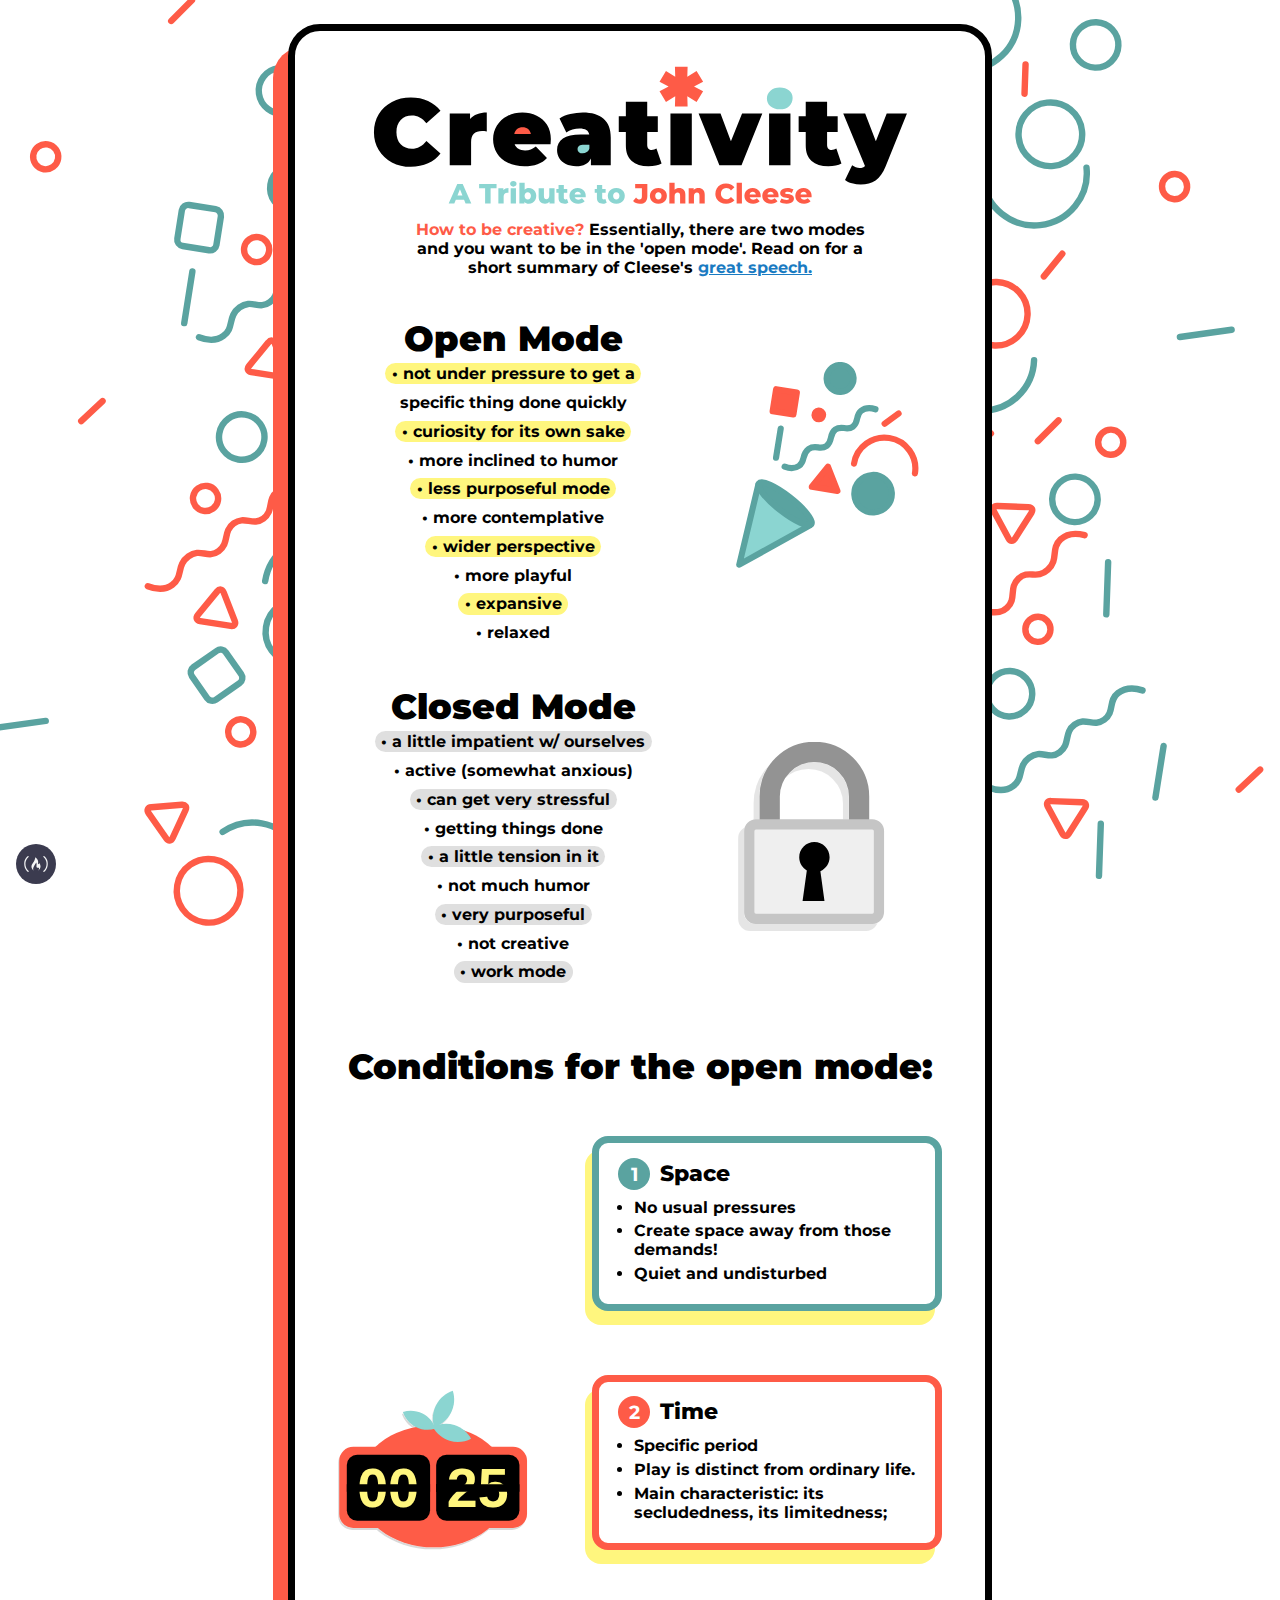
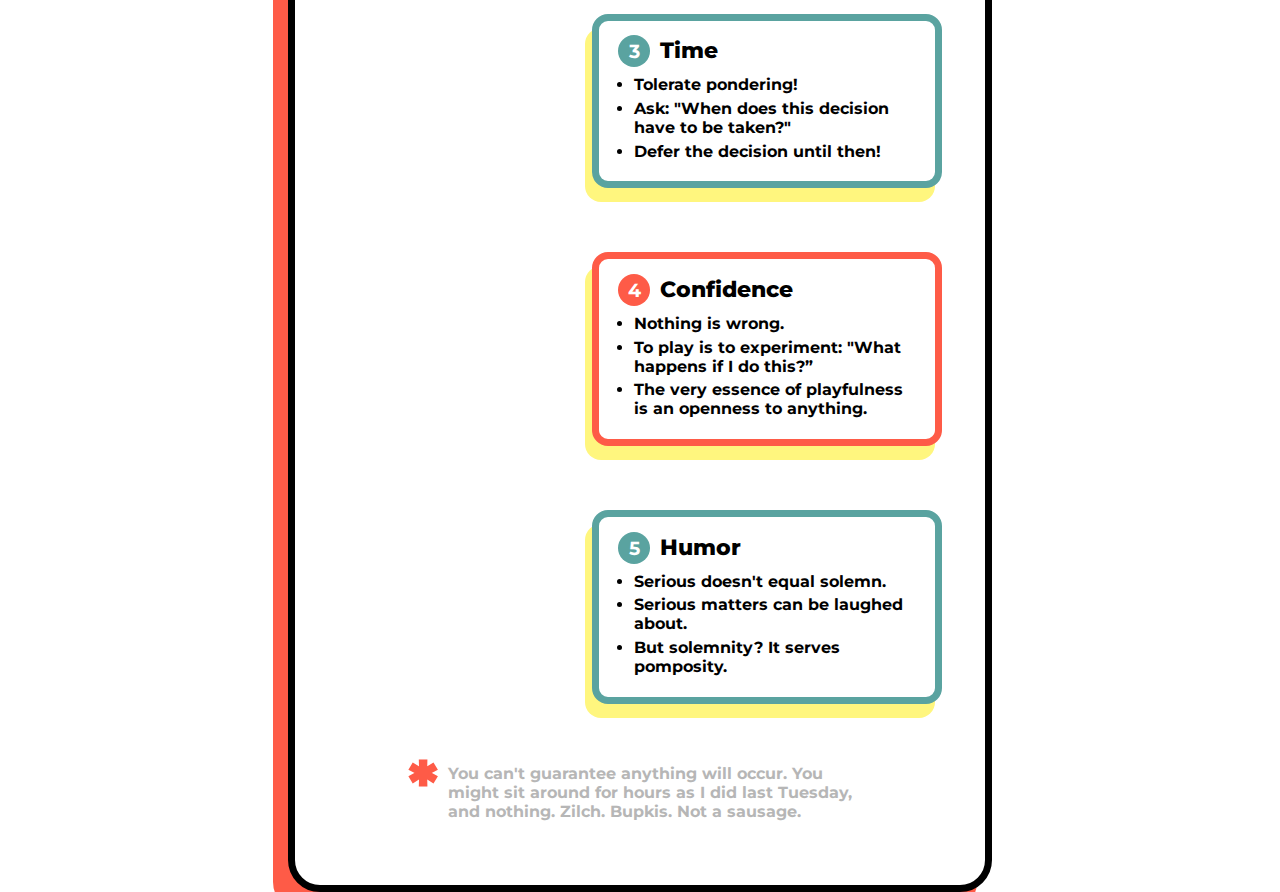
<file: 01-responsive-web-design/01-tribute-page/index.html>
<!DOCTYPE html>
<html lang="en" dir="ltr">

<head>
    <meta charset="utf-8">
    <meta name="viewport" content="width=device-width, initial-scale=1">
    <link href="https://fonts.googleapis.com/css?family=Montserrat:600,700,800,900" rel="stylesheet">
    <link href="main.css" rel="stylesheet">
    <title id="title">Creativity - A tribute to John Cleese</title>
</head>

<body>
    <main class="main" id="main">
        <header class="header" id="img-div">
            <img class="header__logo_sm" alt="Creativity Logo small" src="img/tribute-page_logo_sm.svg">
            <img class="header__logo_lg" id="image" alt="Creativity Logo large" src="img/tribute-page_logo_lg.svg">
            <h1 class="header__title" id="img-caption">A tribute to John Cleese</h1>
            <div class="header__intro" id="tribute-info">
                <p><span class="header__intro_highlight">How to be creative?</span> Essentially, there are
                    two modes
                    and
                    you want to be in the 'open mode'. Read on for a short summary of Cleese's <a
                        href="https://vimeo.com/176474304" target="_blank" id="tribute-link">great speech.</a></p>
            </div>
        </header>

        <div class="modes">
            <img class="mode-open__svg" src="img/tribute-page_mode_open.svg" alt="Pinada Illustration">
            <div class="mode-open__txt">
                <h2 class="h2">Open Mode</h2>
                <ul class="mode__list">
                    <li><span class="mode-open__li_highlight">• not under pressure to get a</span></li>
                    <li>specific thing done quickly</li>
                    <li><span class="mode-open__li_highlight">• curiosity for its own sake</span></li>
                    <li>• more inclined to humor</li>
                    <li><span class="mode-open__li_highlight">• less purposeful mode</span></li>
                    <li>• more contemplative</li>
                    <li><span class="mode-open__li_highlight">• wider perspective</span></li>
                    <li>• more playful</li>
                    <li><span class="mode-open__li_highlight">• expansive</span></li>
                    <li>• relaxed</li>
                </ul>
            </div>
            <img class="mode-closed__svg" src="img/tribute-page_mode_closed.svg" alt="Lock Illustration">
            <div class="mode-closed__txt">
                <h2 class="h2 mode-close__txt_h2">Closed Mode</h2>
                <ul class="mode__list">
                    <li><span class="mode-closed__li_highlight">• a little impatient w/ ourselves</span></li>
                    <li>• active (somewhat anxious)</li>
                    <li><span class="mode-closed__li_highlight">• can get very stressful</span></li>
                    <li>• getting things done</li>
                    <li><span class="mode-closed__li_highlight">• a little tension in it</span></li>
                    <li>• not much humor</li>
                    <li><span class="mode-closed__li_highlight">• very purposeful</span></li>
                    <li>• not creative</li>
                    <li><span class="mode-closed__li_highlight">• work mode</span></li>
                </ul>
            </div>
        </div>

        <div class="five-steps">
            <h2 class="h2 five-steps__headline">Conditions for the open mode:</h2>

            <!-- Step 1 - Astronaut -->
            <div id="bm-astronaut" class="five-steps__step-1_illu"></div>
            <div class="five-steps__box five-steps__step-1_box">
                <h3 class="five-steps__box_headline">
                    <span class="five-steps__box_number-label five-steps__step-1_box_number-label">1</span>
                    Space
                </h3>
                <ul class="five-steps__box_list">
                    <li>No usual pressures</li>
                    <li>Create space away from those demands!</li>
                    <li>Quiet and undisturbed</li>
                </ul>
            </div>

            <!-- Step 2 - Pomodoro Timer -->
            <svg class="five-steps__step-2_illu" viewBox="0 0 175 147" version="1.1" xmlns="http://www.w3.org/2000/svg"
                xmlns:xlink="http://www.w3.org/1999/xlink">
                <defs>
                    <filter x="-2.3%" y="-2.6%" width="104.6%" height="105.2%" filterUnits="objectBoundingBox"
                        id="filter-1">
                        <feOffset dx="-1" dy="2" in="SourceAlpha" result="shadowOffsetOuter1"></feOffset>
                        <feColorMatrix values="0 0 0 0 0   0 0 0 0 0   0 0 0 0 0  0 0 0 0.15 0" type="matrix"
                            in="shadowOffsetOuter1" result="shadowMatrixOuter1"></feColorMatrix>
                        <feMerge>
                            <feMergeNode in="shadowMatrixOuter1"></feMergeNode>
                            <feMergeNode in="SourceGraphic"></feMergeNode>
                        </feMerge>
                    </filter>
                    <style type="text/css">
                        @import url('https://fonts.googleapis.com/css?family=Montserrat:600');
                    </style>
                </defs>
                <g transform="translate(-164.000000, -1214.000000)">
                    <g transform="translate(163.397705, 1205.225633)">
                        <g filter="url(#filter-1)" transform="translate(0.000000, 0.972656)">
                            <ellipse fill="#FE5B47" fill-rule="nonzero" cx="88.6233216" cy="96.5009775" rx="70.3772279"
                                ry="56.1939785"></ellipse>
                            <g transform="translate(0.775665, 59.694956)">
                                <rect fill="#FE5B47" fill-rule="nonzero" x="0.940142168" y="0.389805856" width="173.01"
                                    height="74.8" rx="13"></rect>
                                <rect fill="#000000" fill-rule="nonzero" x="7.94014217" y="7.69683709"
                                    width="76.7072068" height="60.7999964" rx="9.59999943">
                                </rect>
                                <rect fill="#000000" fill-rule="nonzero" x="90.2448248" y="7.69683709"
                                    width="76.7072068" height="60.7999964" rx="9.59999943">
                                </rect>
                                <text font-family="Helvetica, Arial" font-size="51.1999969" font-weight="600"
                                    fill="#FFF67E">
                                    <tspan x="17.5" y="55.8273242">00</tspan>
                                </text>
                                <text font-family="Helvetica, Arial" font-size="51.1999969" font-weight="600"
                                    fill="#FFF67E">
                                    <tspan id="pomodoro" x="100" y="55.8273242">25</tspan>
                                </text>
                                <path d="M7.94014217,38.3954683 L84.647349,38.3954683" stroke="#000000" stroke-width="7"
                                    fill-rule="nonzero"></path>
                                <path d="M90.2448248,38.3954683 L166.952032,38.3954683" stroke="#000000"
                                    stroke-width="7" fill-rule="nonzero"></path>
                            </g>
                            <g transform="translate(92.425565, 40.037027) rotate(-23.000000) translate(-92.425565, -40.037027) translate(61.925565, 10.537027)"
                                fill="#8BD5D1" fill-rule="nonzero">
                                <path
                                    d="M39.7388172,59.7556255 C35.084161,55.019433 32.2129407,48.5248466 32.2129407,41.3596507 C32.2129407,34.1944548 35.084161,27.6998683 39.7388172,22.9636758 C44.3934733,27.6998683 47.2646936,34.1944548 47.2646936,41.3596507 C47.2646936,48.5248466 44.3934733,55.019433 39.7388172,59.7556255 Z"
                                    transform="translate(39.738817, 41.359651) rotate(130.000000) translate(-39.738817, -41.359651) ">
                                </path>
                                <path
                                    d="M41.1666463,36.9499883 C36.3894992,32.0891592 33.4427205,25.4236625 33.4427205,18.0699088 C33.4427205,10.7161551 36.3894992,4.0506585 41.1666463,-0.81017065 C45.9437934,4.0506585 48.8905722,10.7161551 48.8905722,18.0699088 C48.8905722,25.4236625 45.9437934,32.0891592 41.1666463,36.9499883 Z"
                                    transform="translate(41.166646, 18.069909) rotate(50.000000) translate(-41.166646, -18.069909) ">
                                </path>
                                <path
                                    d="M16.4851975,35.6349858 C12.2319476,31.3072311 9.60833439,25.372722 9.60833439,18.8254352 C9.60833439,12.2781484 12.2319476,6.34363935 16.4851975,2.0158846 C20.7384474,6.34363935 23.3620607,12.2781484 23.3620607,18.8254352 C23.3620607,25.372722 20.7384474,31.3072311 16.4851975,35.6349858 Z"
                                    transform="translate(16.485198, 18.825435) rotate(-40.000000) translate(-16.485198, -18.825435) ">
                                </path>
                            </g>
                        </g>
                    </g>
                </g>
            </svg>
            <div class="five-steps__box five-steps__step-2_box">
                <h3 class="five-steps__box_headline">
                    <span class="five-steps__box_number-label five-steps__step-2_box_number-label">2</span>
                    Time
                </h3>
                <ul class="five-steps__box_list">
                    <li>Specific period</li>
                    <li>Play is distinct from ordinary life.</li>
                    <li>Main characteristic: its secludedness, its limitedness;</li>
                </ul>
            </div>

            <!-- Step 3 - Mug -->
            <div id="bm-mug" class="five-steps__step-3_illu"></div>
            <div class="five-steps__box five-steps__step-3_box">
                <h3 class="five-steps__box_headline">
                    <span class="five-steps__box_number-label five-steps__step-3_box_number-label">3</span>
                    Time
                </h3>
                <ul class="five-steps__box_list">
                    <li>Tolerate pondering!</li>
                    <li>Ask: "When does this decision have to be taken?"</li>
                    <li>Defer the decision until then!</li>
                </ul>
            </div>

            <!-- Step 4 - Peacock -->
            <div id="bm-peacock" class="five-steps__step-4_illu"></div>
            <div class="five-steps__box five-steps__step-4_box">
                <h3 class="five-steps__box_headline">
                    <span class="five-steps__box_number-label five-steps__step-4_box_number-label">4</span>
                    Confidence
                </h3>
                <ul class="five-steps__box_list">
                    <li>Nothing is wrong.</li>
                    <li>To play is to experiment: "What happens if I do this?”</li>
                    <li>The very essence of playfulness is an openness to anything.</li>
                </ul>
            </div>

            <!-- Step 5 - Hat -->
            <div id="bm-hat" class="five-steps__step-5_illu"></div>
            <div class="five-steps__box five-steps__step-5_box">
                <h3 class="five-steps__box_headline">
                    <span class="five-steps__box_number-label five-steps__step-5_box_number-label">5</span>
                    Humor
                </h3>
                <ul class="five-steps__box_list">
                    <li>Serious doesn't equal solemn.</li>
                    <li>Serious matters can be laughed about.</li>
                    <li>But solemnity? It serves pomposity.</li>
                </ul>
            </div>
        </div>

        <div class="footer">
            <p class="footer__star">*</p>
            <p class="footer__paragraph">
                You can't guarantee anything will occur. You might sit around for hours
                as I did last Tuesday, and nothing. Zilch. Bupkis. Not a sausage.
            </p>
        </div>
    </main>
</body>

<script src="../../jquery-3.5.0.min.js"></script>
<script src="https://cdn.freecodecamp.org/testable-projects-fcc/v1/bundle.js"></script>
<script src="../../fcc-test-toggle-style-override/fcc-test-toggle-style-override.js"></script>
<script src="bodymovin.js" type="text/javascript"></script>
<script src="main.js"></script>

</html>
</file>
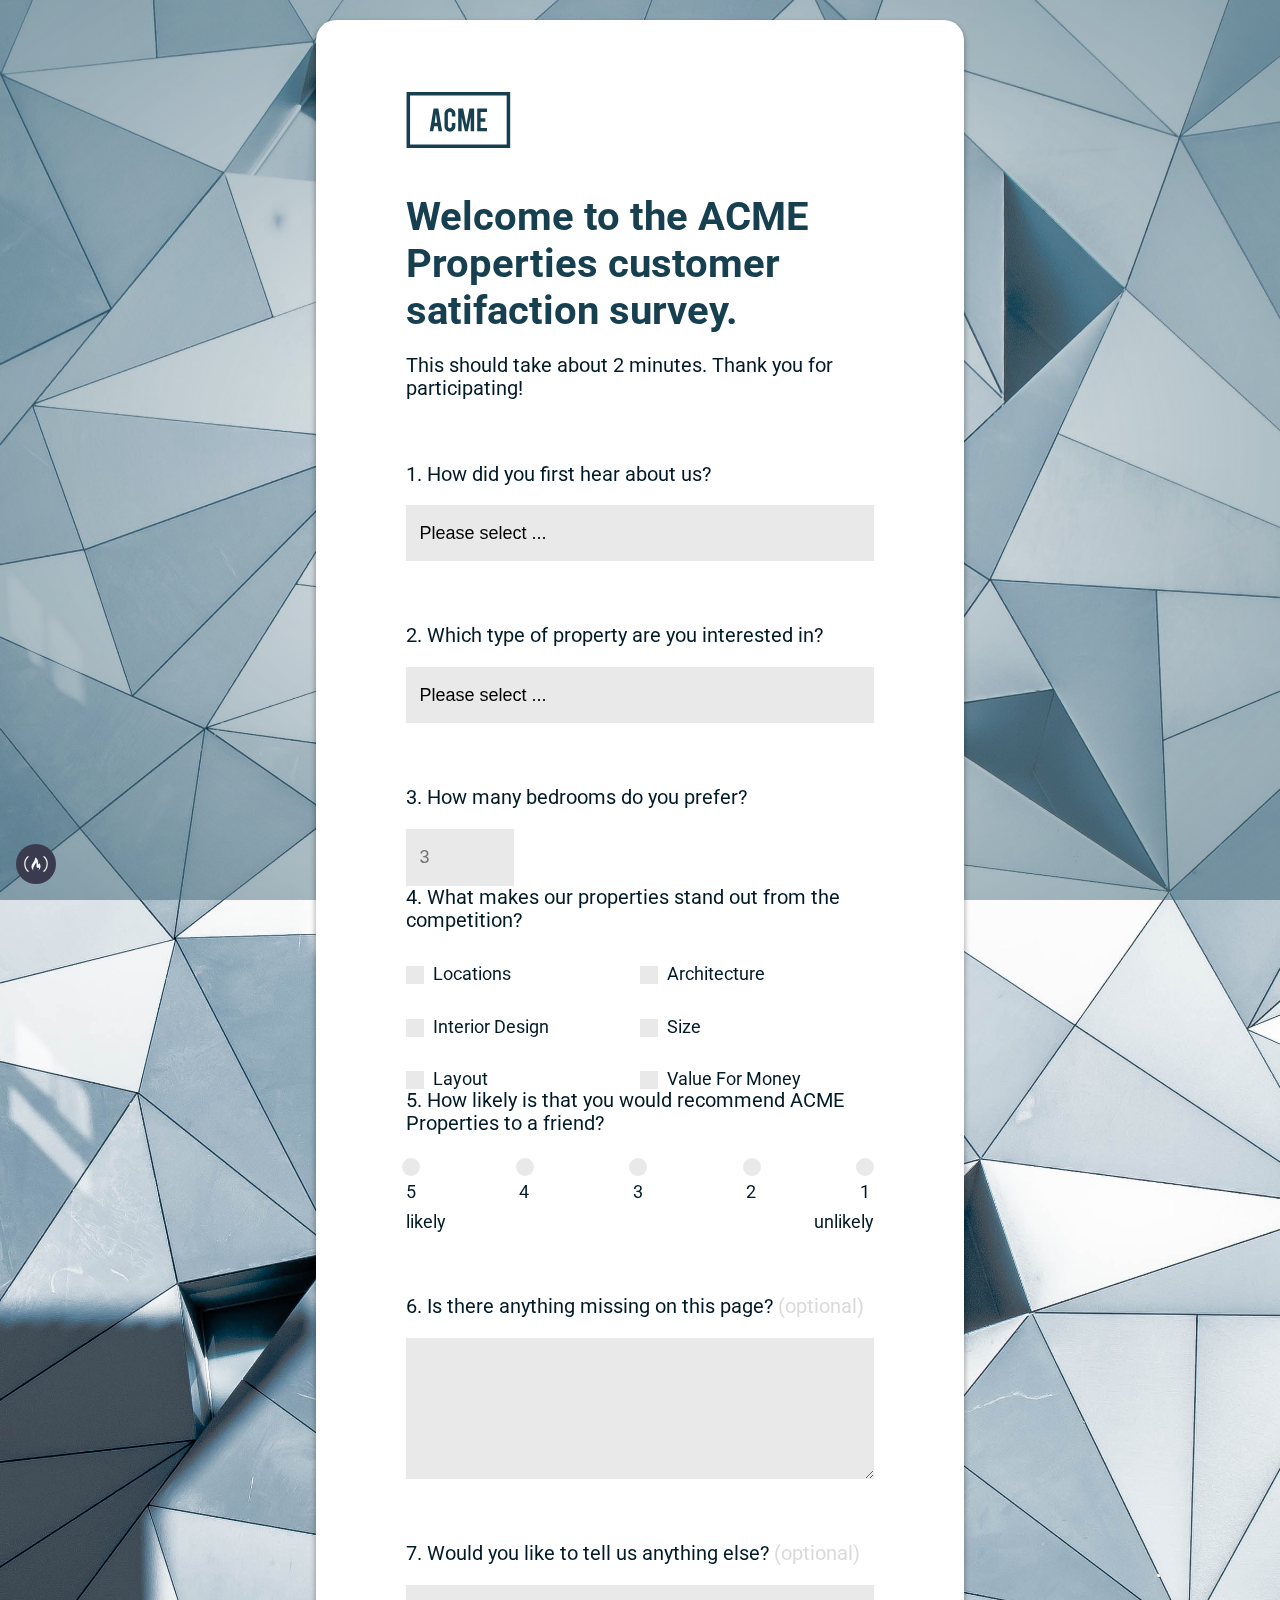
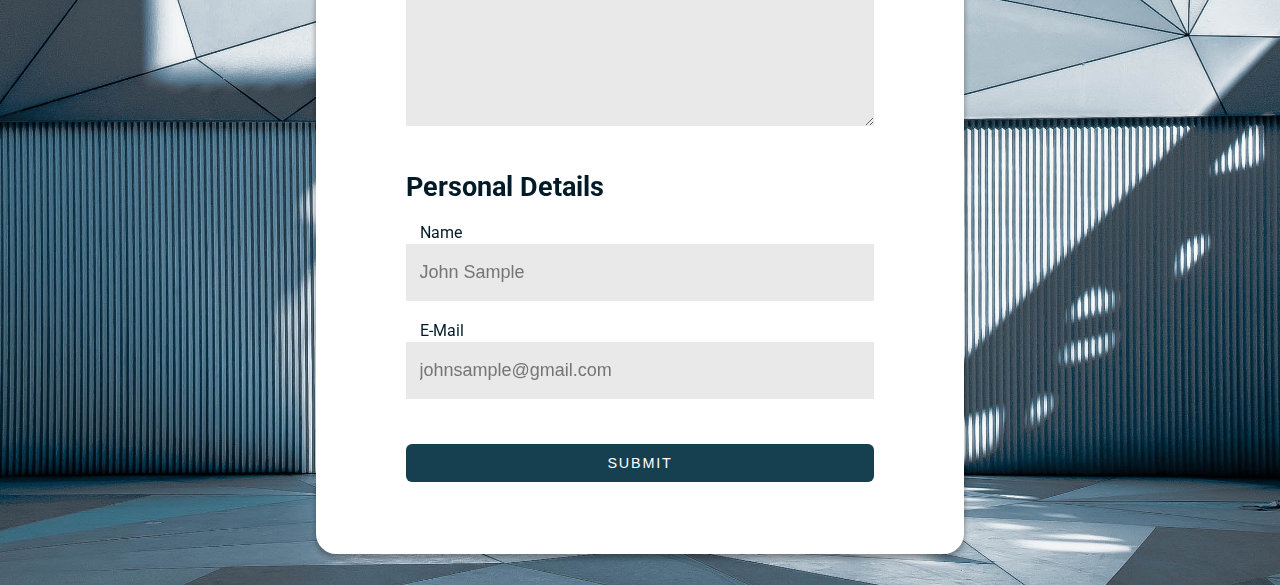
<file: 01-responsive-web-design/02-survey-form/index.html>
<!DOCTYPE html>
<html lang="en">

<head>
  <meta charset="UTF-8" />
  <meta http-equiv="X-UA-Compatible" content="ie=edge" />
  <link href="main.css" rel="stylesheet" />
  <title>ACME Properties</title>
  <meta name="viewport" content="width=device-width, initial-scale=1.0" />
  <link href="https://fonts.googleapis.com/css?family=Roboto:400,900&display=swap" rel="stylesheet" />
</head>

<body>
  <div class="overlay"></div>
  <div class="card">
    <form class="card__form" id="survey-form">

      <!-- Logo credit: http://acmelogos.com/ -->
      <img class="card__form_logo" src="img/acme_logo.svg"
        alt="ACME Logo" />
      <h1 class="card__form_h1" id="title">
        Welcome to the ACME Properties customer satifaction survey.
      </h1>
      <p class="card__form_descr" id="description">
        This should take about 2 minutes. Thank you for participating!
      </p>

      <!-- question 1 -->
      <label class="card__form_label" for="question01">1. How did you first hear about us?</label>
      <select class="card__form_dropdown" id="question01" name="question01">
        <option value="" selected disabled hidden>Please select ...</option>
        <option value="personal">Personal Recommendation</option>
        <option value="search">Web Search</option>
        <option value="blog">Blog</option>
        <option value="social">Social Media</option>
        <option value="print">Newspaper / Magazine</option>
        <option value="outdoor">Outdoor Advertisement</option>
        <option value="radio">Radio</option>
        <option value="other">Other</option>
      </select>

      <!-- question 2 -->
      <label class="card__form_label" for="dropdown">2. Which type of property are you interested in?</label>
      <select class="card__form_dropdown" id="dropdown" name="question02">
        <option value="" selected disabled hidden>Please select ...</option>
        <option value="apartments">Apartments</option>
        <option value="furnished">Furnished Apartments</option>
        <option value="serviced">Serviced Apartments</option>
        <option value="villas">Villas</option>
        <option value="offices">Offices</option>
        <option value="retail">Retail</option>
      </select>

      <!-- question 3 -->
      <label class="card__form_label" for="number" id="number-label">3. How many bedrooms do you prefer?</label>
      <input class="card__form_input-number" id="number" type="number" placeholder="3" min="0" max="100">

      <!-- question 4 -->
      <fieldset class="card__form_checkboxes" id="question04">
        <legend class="card__form_label">4. What makes our properties stand out from the competition?</legend>

        <input id="locations" type="checkbox" name="locations" value="locations" />
        <label for="locations">Locations</label>

        <input id="architecture" type="checkbox" name="architecture" value="architecture" />
        <label for="architecture">Architecture</label>

        <input id="design" type="checkbox" name="design" value="design" />
        <label for="design">Interior Design</label>

        <input id="size" type="checkbox" name="size" value="size" />
        <label for="size">Size</label>

        <input id="layout" type="checkbox" name="layout" value="layout" />
        <label for="layout">Layout</label>

        <input id="value" type="checkbox" name="value" value="value" />
        <label for="value">Value For Money</label>
      </fieldset>

      <!-- question 5 -->
      <fieldset class="card__form_input-radio" id="question05">
        <legend class="card__form_label">5. How likely is that you would recommend ACME Properties to a
          friend?</legend>

        <input type="radio" id="recomm01" name="recommendation" value="1" />
        <label for="recomm01">5</label>

        <input type="radio" id="recomm02" name="recommendation" value="2" />
        <label for="recomm02">4</label>

        <input type="radio" id="recomm03" name="recommendation" value="3" />
        <label for="recomm03">3</label>

        <input type="radio" id="recomm04" name="recommendation" value="4" />
        <label for="recomm04">2</label>

        <input type="radio" id="recomm05" name="recommendation" value="5" />
        <label for="recomm05">1</label>
      </fieldset>
      <div class="card__form_input-radio--extra-label">
        <span>likely</span><span>unlikely</span>
      </div>

      <!-- question 6 -->
      <label class="card__form_label" for="question06">6. Is there anything missing on this page?
        <span class="card__form_label--optional">(optional)</span></label>
      <textarea class="card__form_textarea" id="question06" rows="5"></textarea>

      <label class="card__form_label" for="question07">7. Would you like to tell us anything else?
        <span class="card__form_label--optional">(optional)</span></label>
      <textarea class="card__form_textarea" id="question07" rows="5"></textarea>

      <h2 class="card__form_h2">Personal Details</h2>
      <label class="card__form_label--pers" for="name" id="name-label">Name</label>
      <input class="card__form_input-text card__form_input--pers" id="name" type="text" placeholder="John Sample"
        required />
      <label class="card__form_label--pers" for="email" id="email-label">E-Mail</label>
      <input class="card__form_input-text card__form_input--pers" id="email" type="email"
        placeholder="johnsample@gmail.com" required />

      <button class="card__form_button" id="submit" type="submit">Submit</button>
    </form>
  </div>

  <script src="../../jquery-3.5.0.min.js"></script>
  <script src="https://cdn.freecodecamp.org/testable-projects-fcc/v1/bundle.js"></script>
  <script src="../../fcc-test-toggle-style-override/fcc-test-toggle-style-override.js"></script>
  <script src="./main.js"></script>
</body>

</html>
</file>
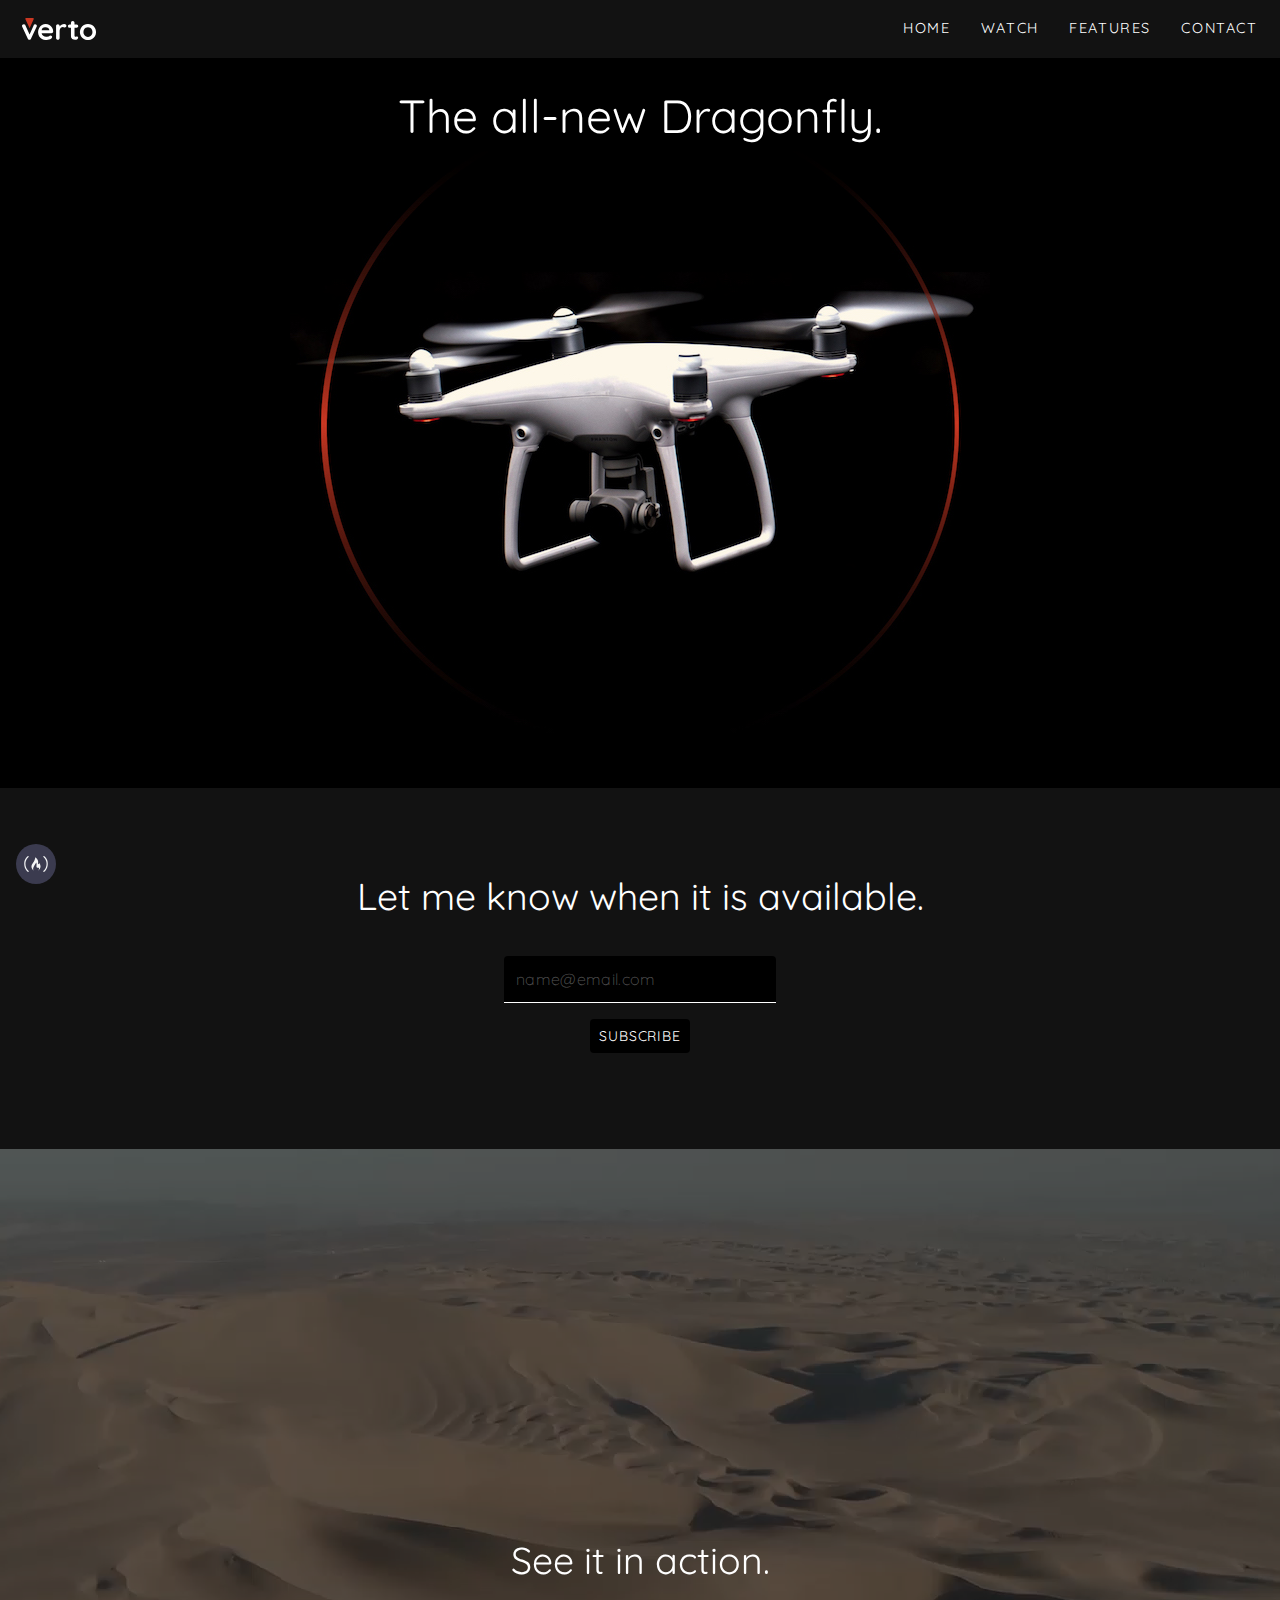
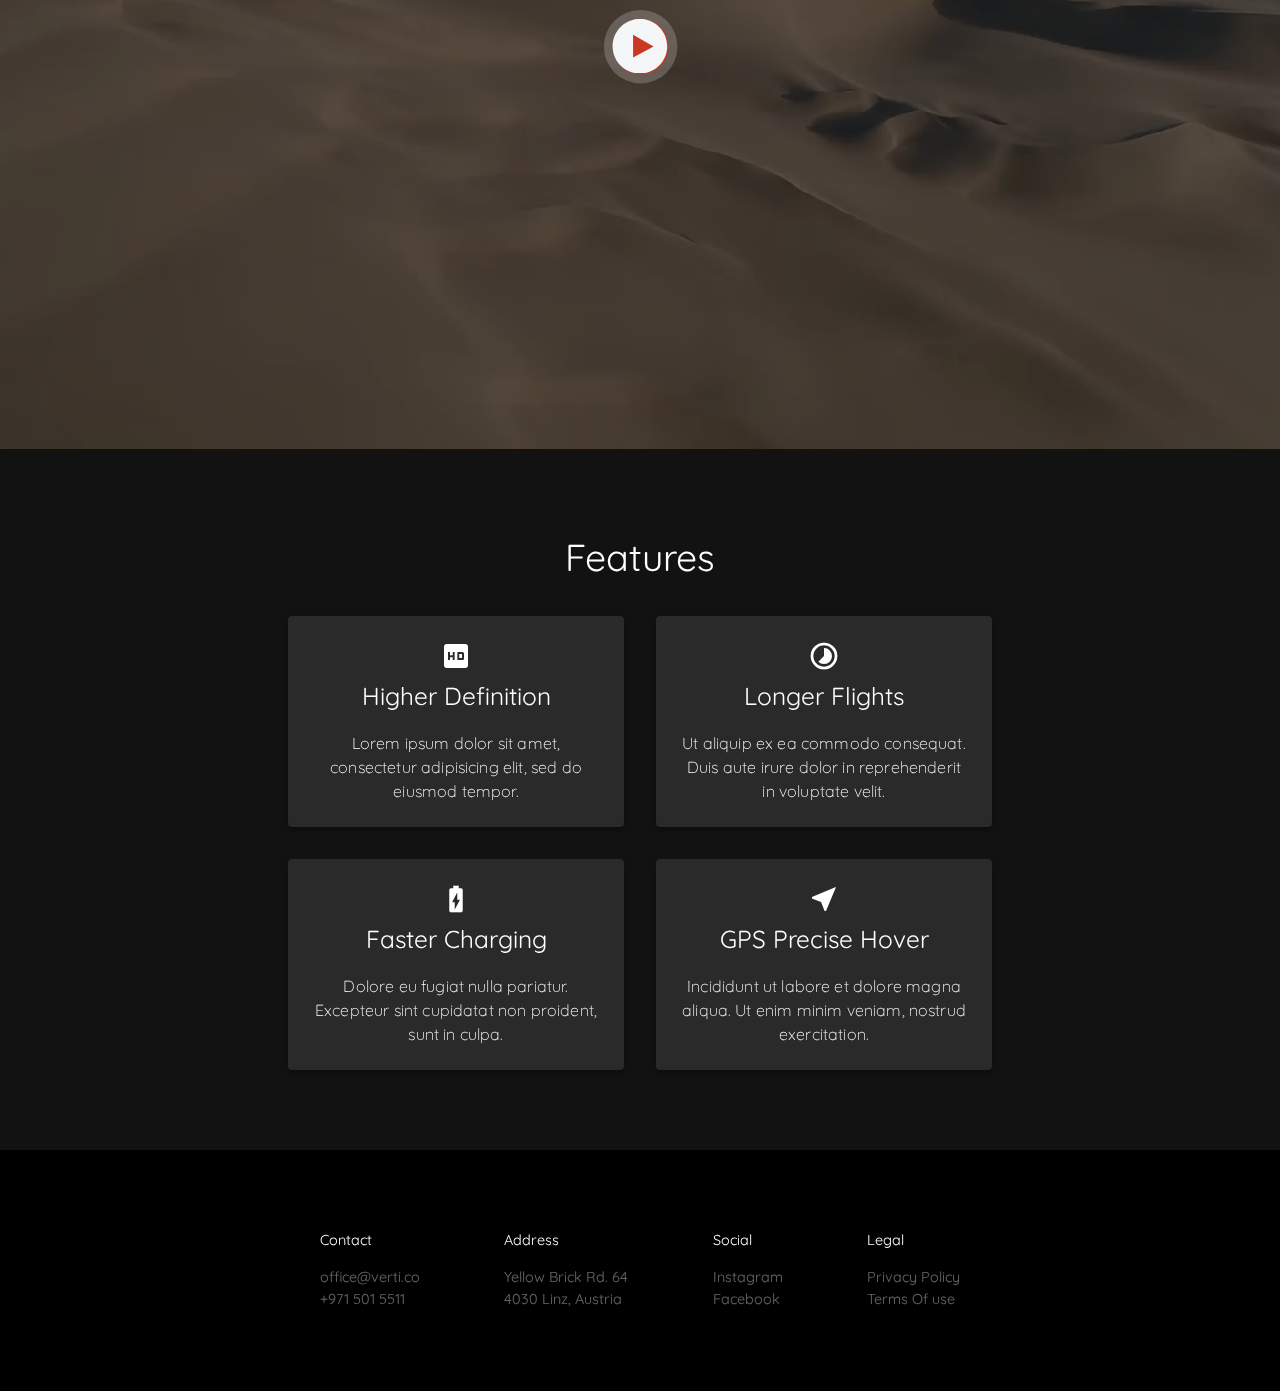
<file: 01-responsive-web-design/03-product-landing-page/index.html>
<!DOCTYPE html>
<html lang="en" dir="ltr">

<head>
    <meta charset="utf-8">
    <meta name="viewport" content="width=device-width, initial-scale=1">
    <title>FCC - Product Landing Page</title>
    <link href="sanitize.css" rel="stylesheet" />
    <link href="https://fonts.googleapis.com/css2?family=Quicksand:wght@300;400&family=Roboto+Mono&display=swap"
        rel="stylesheet">
    <link href="https://fonts.googleapis.com/icon?family=Material+Icons" rel="stylesheet">
    <link href="main.css" rel="stylesheet">
</head>

<body>
    <a id="top"></a>
    <header class="header" id="header">
        <div class="header__container">
            <a class="header__logo-link" href="#top">
                <img class="header__logo-img" id="header-img" src="img/verto-logo.svg" alt="Vtol Logo"></a>
            <a class="header__nav-toggle" href="#top"></a>

            <nav class="header__nav" id="nav-bar">
                <a class="header__nav-link nav-link" href="#top">Home</a>
                <a class="header__nav-link nav-link" href="#video-container">Watch</a>
                <a class="header__nav-link nav-link" href="#features">Features</a>
                <a class="header__nav-link nav-link" href="#footer">Contact</a>
            </nav>
        </div>
    </header>

    <main>
        <!-- hero -->
        <!-- Photo: https://unsplash.com/photos/u1EGfuB4llU -->
        <section class="hero">
            <h1 class="hero__heading">The all-new Dragonfly.</h1>
            <picture class="hero__image">
                <source srcset="img/drone_700w.jpg" media="(min-width: 450px)">
                <img src="img/drone_450w.jpg" alt="Drone">
            </picture>
        </section>

        <!-- newsletter -->
        <section class="newsletter">
            <h2 class="newsletter__heading">Let me know when it is available.</h2>
            <form class="newsletter__form" id="form" action="https://www.freecodecamp.com/email-submit">
                <input class="newsletter__email-field" id="email" name="email" type="email" placeholder="name@email.com"
                    required>
                <input class="newsletter__btn" id="submit" type="submit" form="form" value="SUBSCRIBE">
            </form>
        </section>

        <!-- video -->
        <!-- Video Credit: https://coverr.co/videos/dunes-drone-view-DnBhCNa6Tl -->
        <section class="video" id="video-container">
            <h2 class="video__heading">See it in action.</h2>
            <button class="video__play-btn">
                <svg class="video__play-btn-svg" version="1.1" id="Layer_1" xmlns="http://www.w3.org/2000/svg"
                    xmlns:xlink="http://www.w3.org/1999/xlink" x="0px" y="0px" viewBox="0 0 24 24"
                    style="enable-background:new 0 0 24 24;" xml:space="preserve">
                    <style type="text/css">
                        .st0 {
                            fill: #f5f6f7;
                        }
                    </style>
                    <path class="st0"
                        d="M12,0C5.4,0,0,5.4,0,12s5.4,12,12,12s12-5.4,12-12S18.6,0,12,0z M9,17V7l9,5.1L9,17z" />
                </svg>
                Watch video
            </button>

            <div class="video__bg-container">
                <video class="video__bg-content" id="video" autoplay muted loop>
                    <source src="img/bg-video.mp4" type="video/mp4">
                    play
                </video>
            </div>
        </section>

        <!-- features -->
        <section class="features" id="features">
            <h2 class="features__heading">Features</h2>
            <div class="features__list">
                <div class="features__list-item features__list-item--1">
                    <i class="features__icon material-icons">hd</i>
                    <h3 class="features__item-heading">Higher Definition</h3>
                    <p> Lorem ipsum dolor sit amet, consectetur adipisicing elit, sed do eiusmod tempor.
                    </p>
                </div>

                <div class="features__list-item features__list-item--3">
                    <i class="features__icon material-icons">timelapse</i>
                    <h3 class="features__item-heading">Longer Flights</h3>
                    <p>Ut aliquip ex ea commodo consequat. Duis aute irure dolor in reprehenderit in voluptate velit.
                    </p>
                </div>

                <div class="features__list-item features__list-item--4">
                    <i class="features__icon material-icons">battery_charging_full</i>
                    <h3 class="features__item-heading">Faster Charging</h3>
                    <p>Dolore eu fugiat nulla pariatur. Excepteur sint cupidatat non proident, sunt in culpa.</p>
                </div>

                <div class="features__list-item features__list-item--2">
                    <i class="features__icon material-icons">near_me</i>
                    <h3 class="features__item-heading">GPS Precise Hover</h3>
                    <p>Incididunt ut labore et dolore magna aliqua. Ut enim minim veniam, nostrud exercitation.
                    </p>
                </div>
            </div>
        </section>

        <!-- footer -->
        <footer class="footer" id="footer">
            <div class="footer__links">
                <address class="footer__links-group">
                    <h5 class="footer__heading">Contact</h5>
                    <a class="footer__link" href="#">office@verti.co</a><br>
                    <a class="footer__link" href="#">+971 501 5511</a>
                </address>
                <address class="footer__links-group">
                    <h5 class="footer__heading">Address</h5>
                    Yellow Brick Rd. 64<br>
                    4030 Linz, Austria
                </address>
                <div class="footer__links-group">
                    <h5 class="footer__heading">Social</h5>
                    <a class="footer__link" href="#">Instagram</a><br>
                    <a class="footer__link" href="#">Facebook</a>
                </div>
                <div class="footer__links-group">
                    <h5 class="footer__heading">Legal</h5>
                    <a class="footer__link" href="#">Privacy Policy</a><br>
                    <a class="footer__link" href="#">Terms Of use</a>
                </div>
            </div>
        </footer>
    </main>

    <script src="../../jquery-3.5.0.min.js"></script>
    <script src="https://cdn.freecodecamp.org/testable-projects-fcc/v1/bundle.js"></script>
    <script src="../../fcc-test-toggle-style-override/fcc-test-toggle-style-override.js"></script>
    <script src="./main.js"></script>
</body>

</html>
</file>
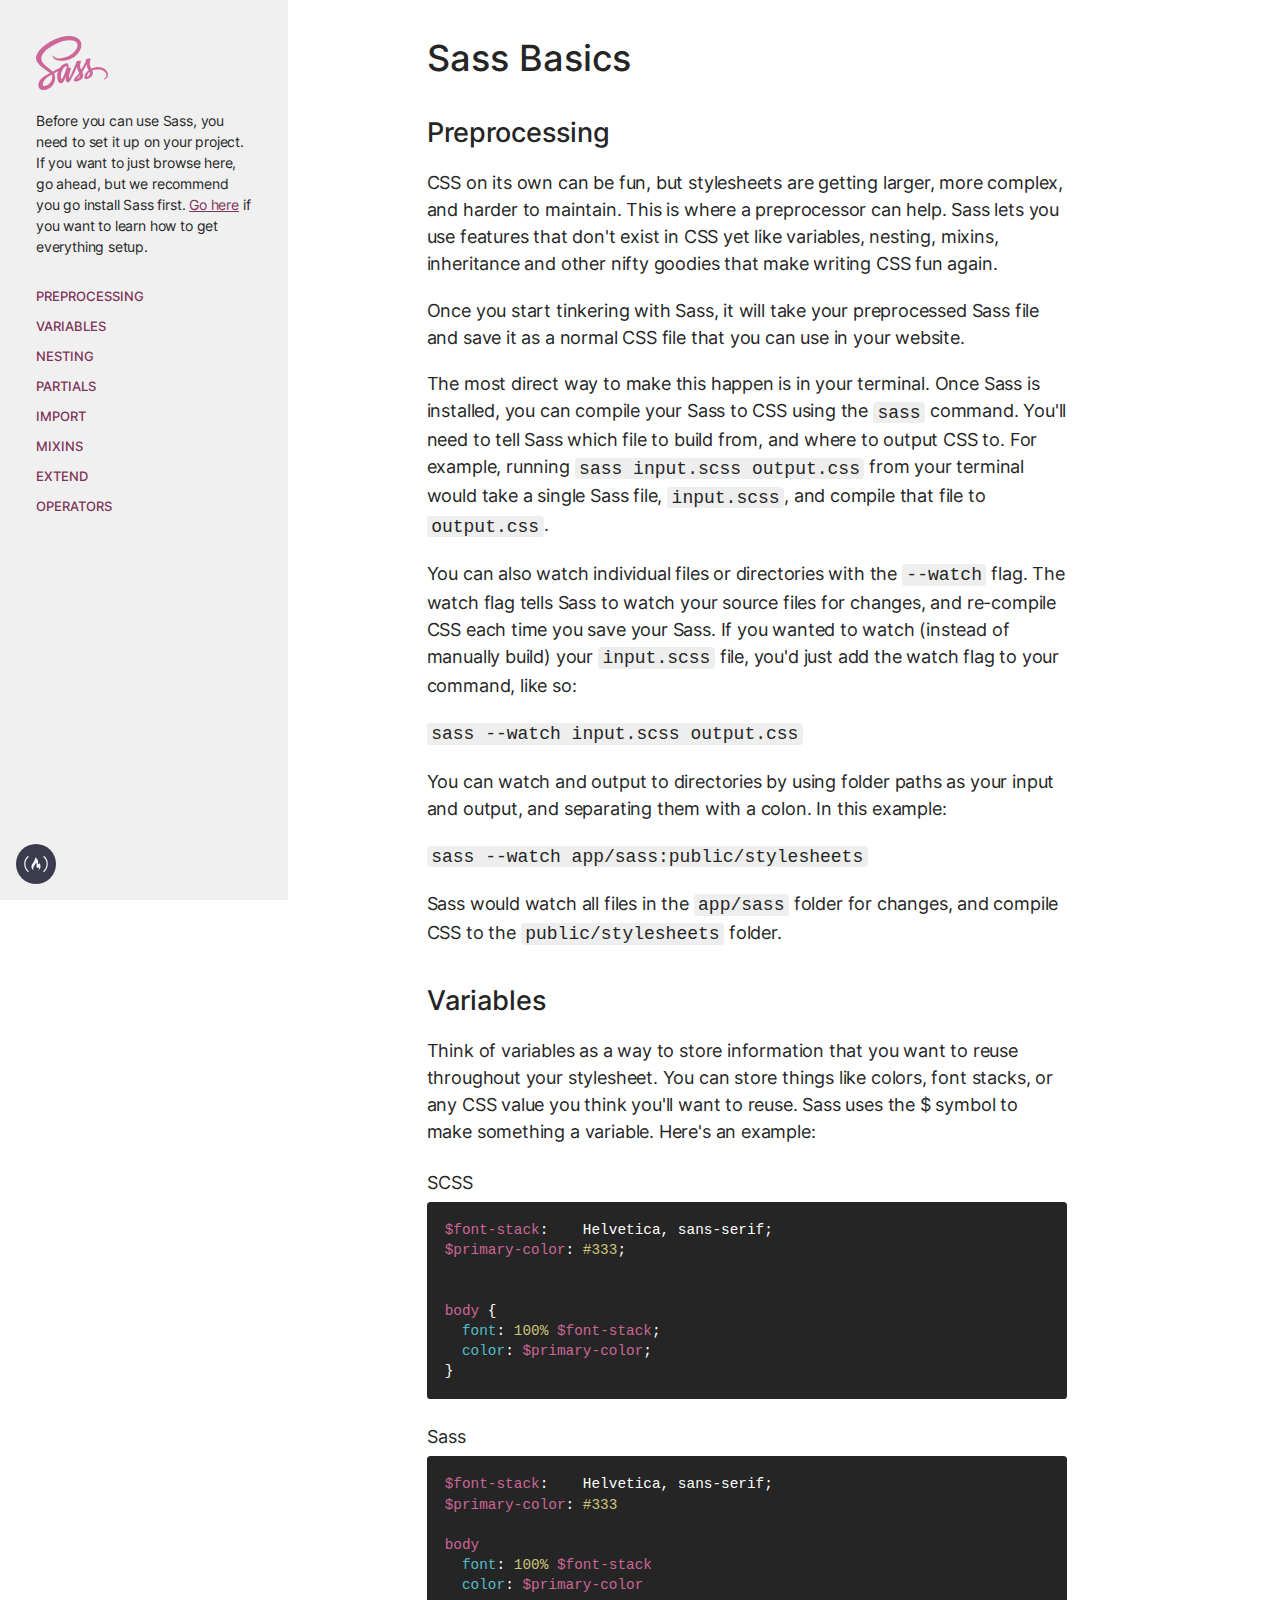
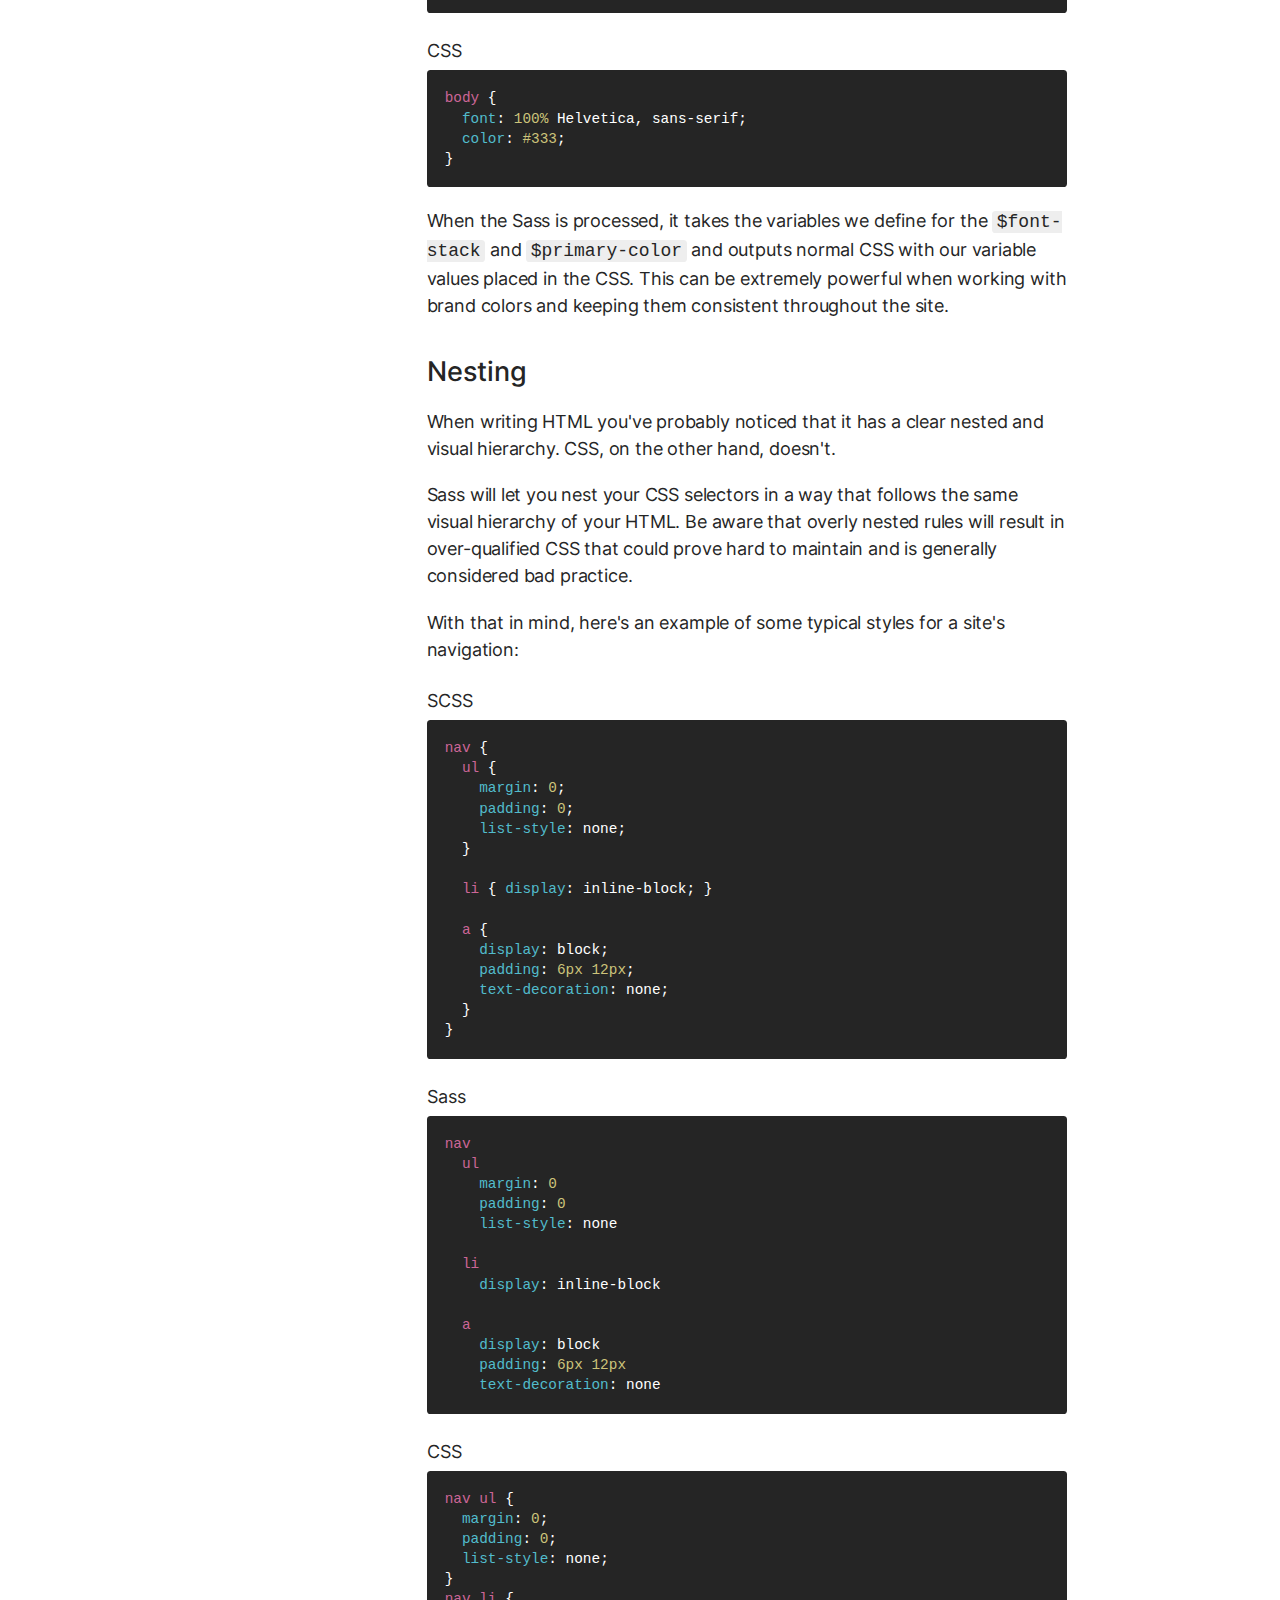
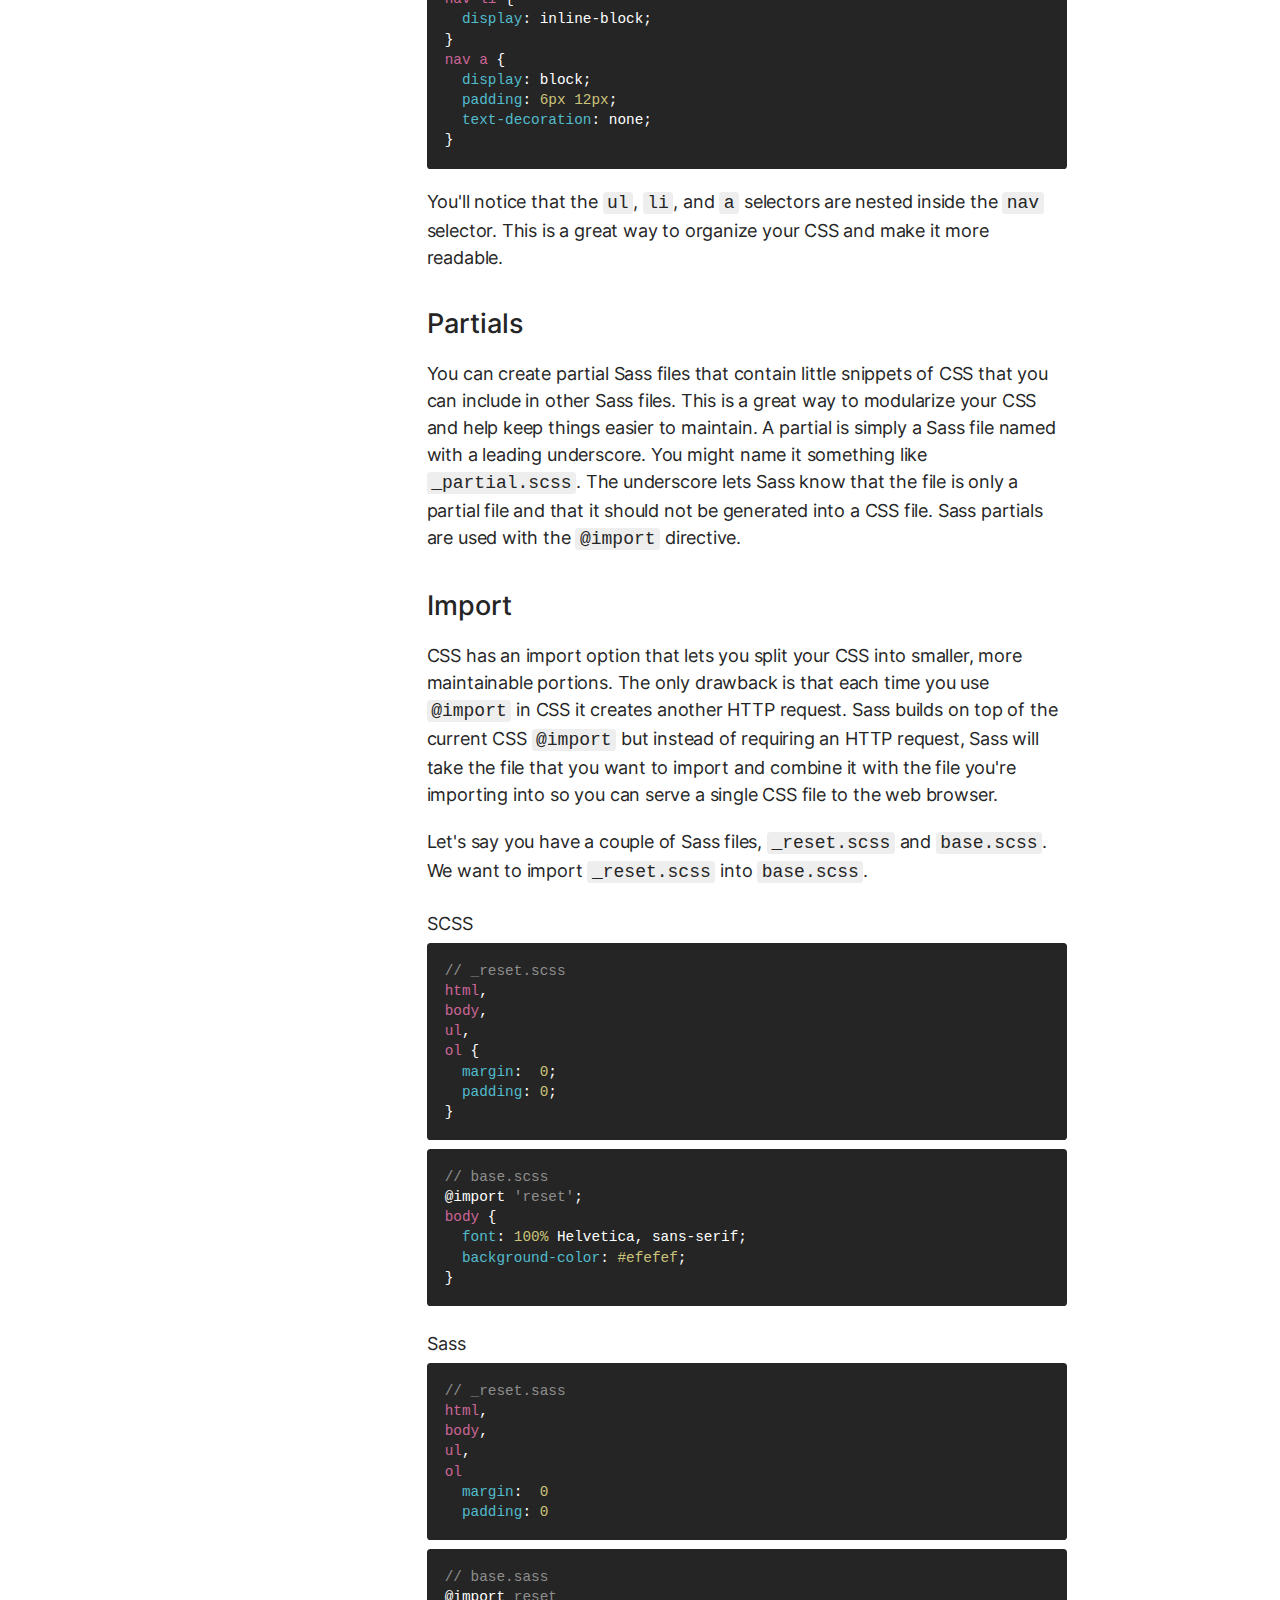
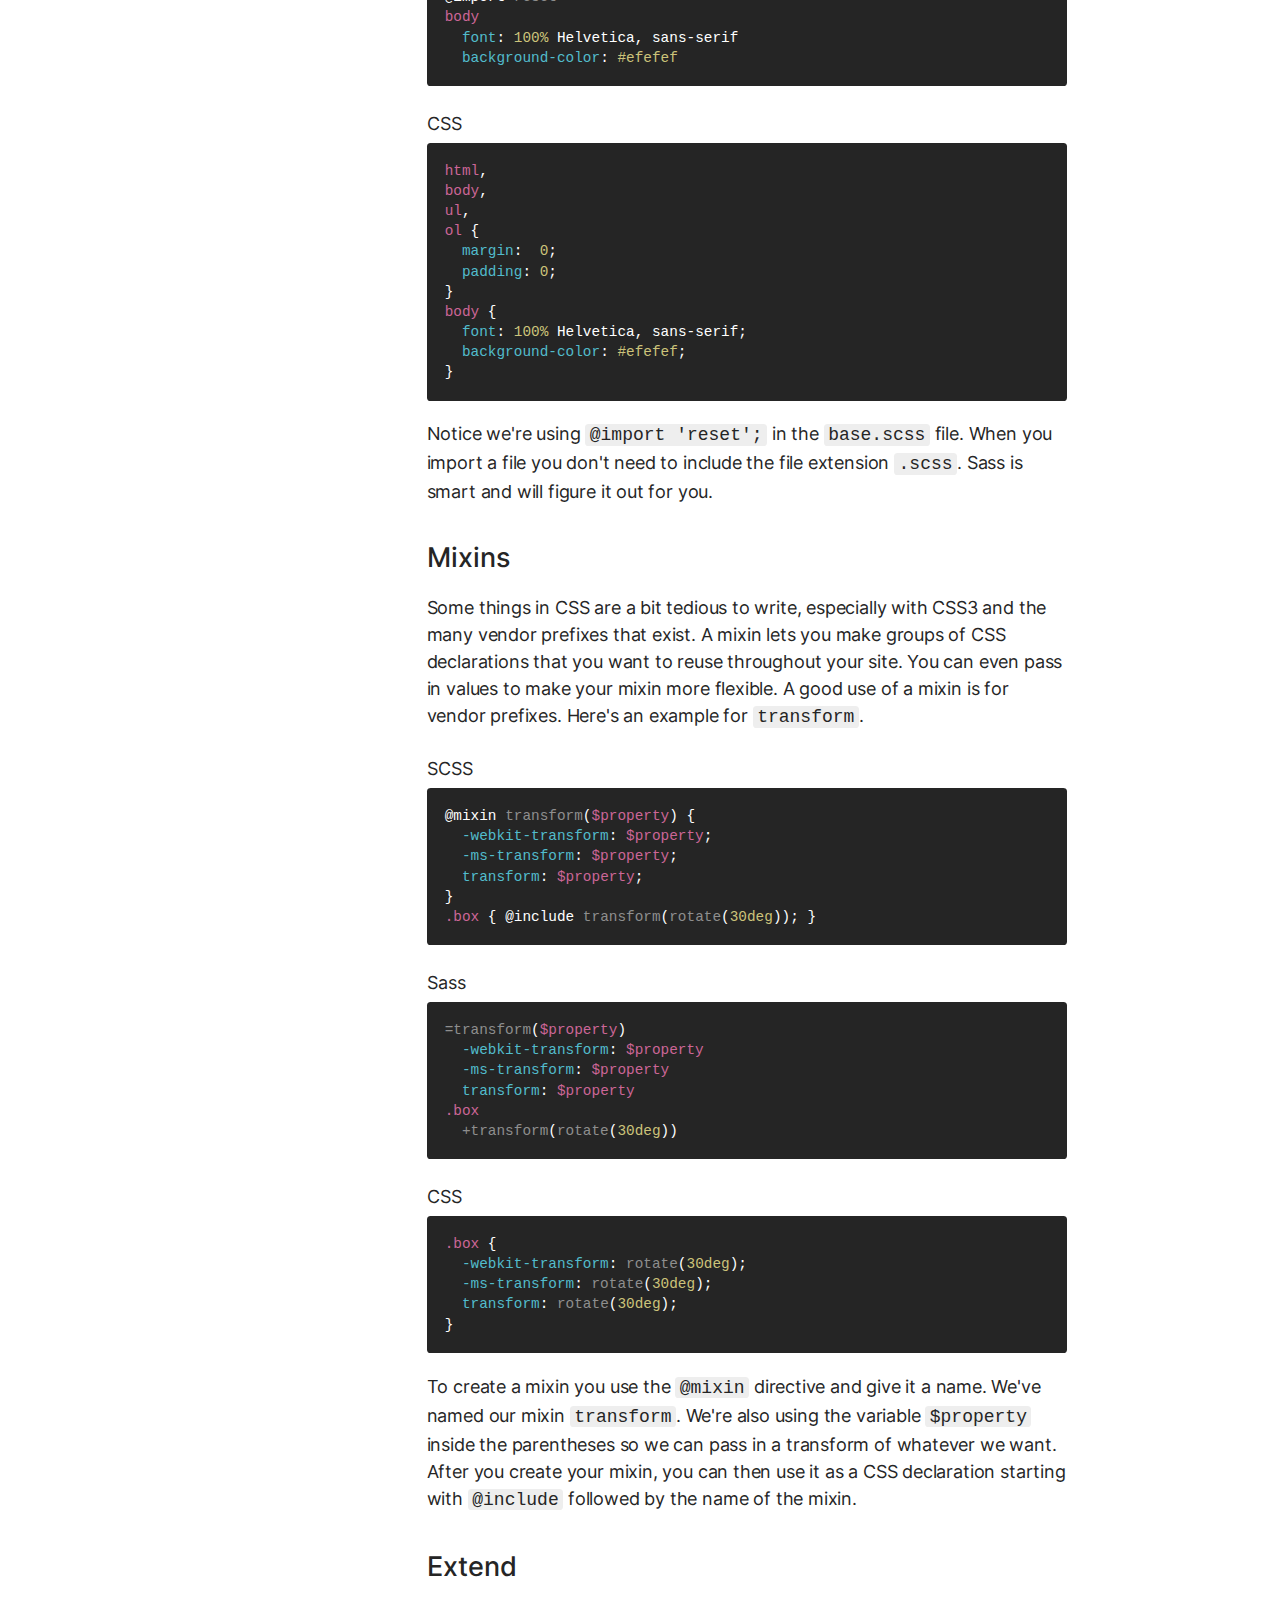
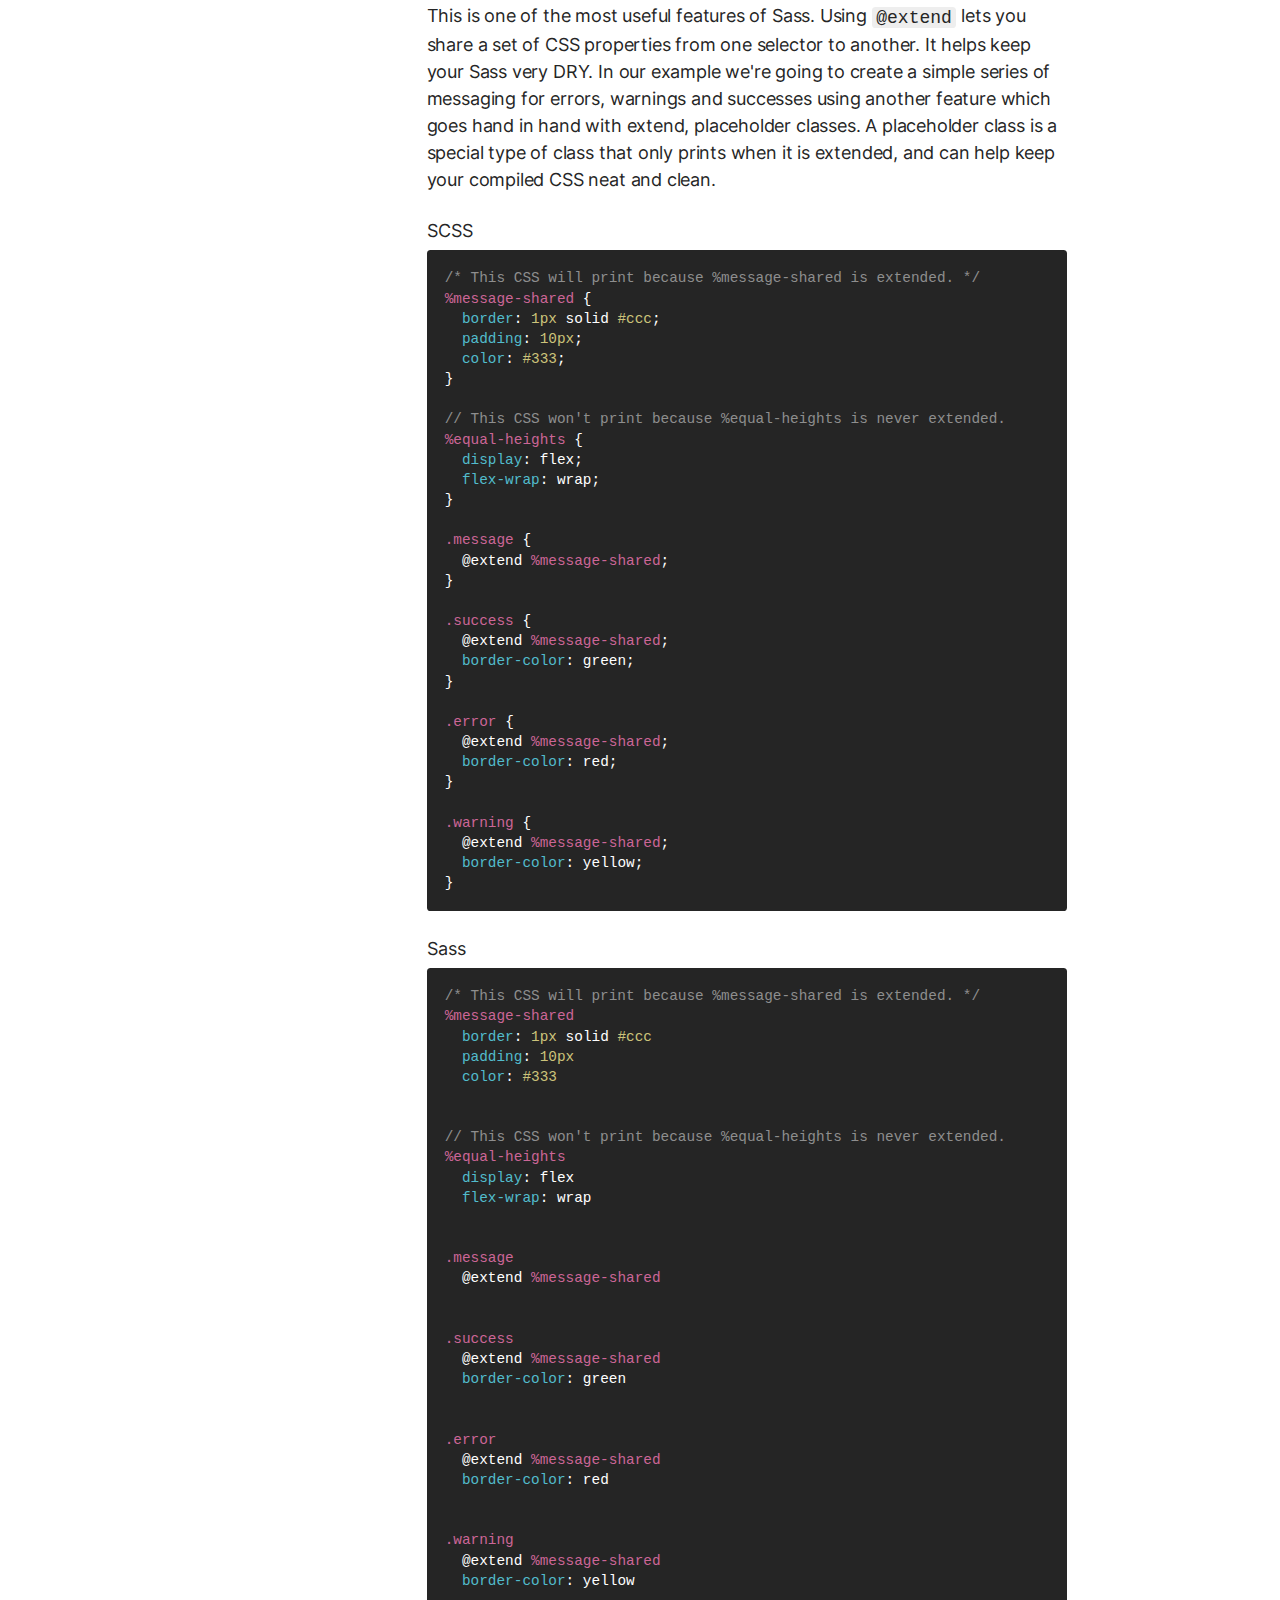
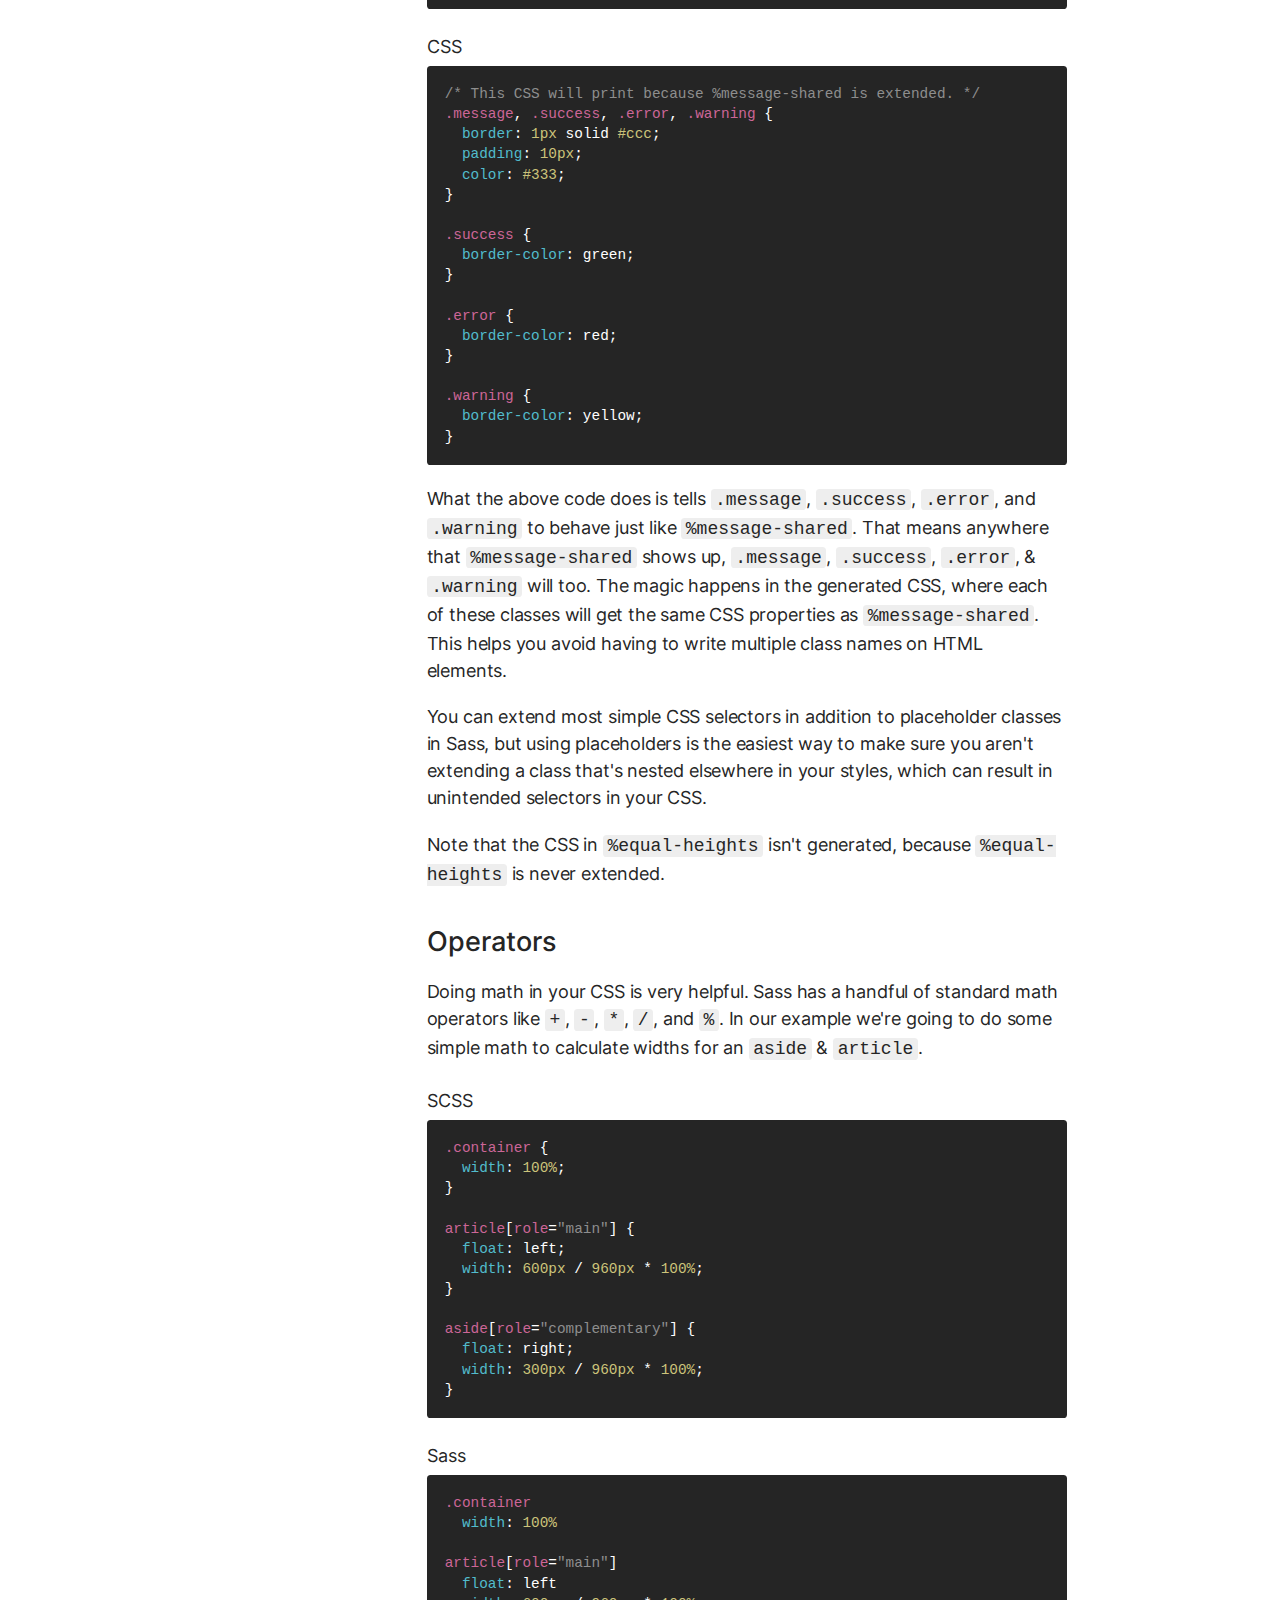
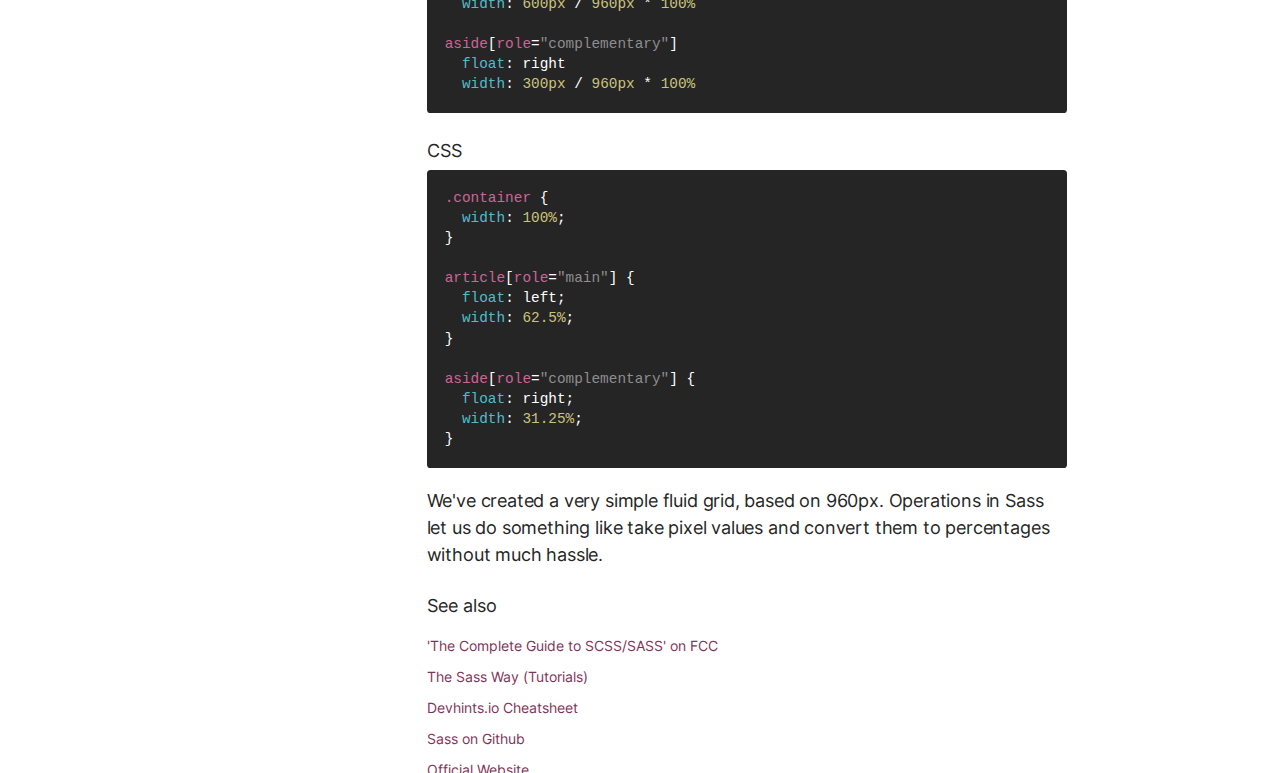
<file: 01-responsive-web-design/04-technical-documentation-page/index.html>
<!DOCTYPE html>
<html lang="en" dir="ltr">

<head>
  <meta charset="utf-8">
  <link href="main.css" rel="stylesheet">
  <meta name="viewport" content="width=device-width, initial-scale=1.0">
  <link href="https://fonts.googleapis.com/css2?family=Roboto+Mono:wght@400;500;700&display=swap" rel="stylesheet">
  <link href="https://fonts.googleapis.com/css?family=PT+Mono|PT+Sans:400,400i,700,700i&display=swap" rel="stylesheet">
  <link href="https://fonts.googleapis.com/icon?family=Material+Icons" rel="stylesheet">
</head>

<body>
  <nav class="navbar" id="navbar">
    <header class="navbar__header">
      <a href="#"><img src="sass-logo.svg" class="navbar__header_logo" alt="Sass Logo"></a>
      <p>Before you can use Sass, you need to set it up on your project. If you want to just browse here, go
        ahead, but we recommend you go install Sass first. <a href="https://sass-lang.com/install" target="_blank">Go
          here</a> if you want to learn how to get everything
        setup.</p>
    </header>
    <div class="navbar__links">
      <span><a class="nav-link" href="#Preprocessing">Preprocessing</a></span>
      <span><a class="nav-link" href="#Variables">Variables</a></span>
      <span><a class="nav-link" href="#Nesting">Nesting</a></span>
      <span><a class="nav-link" href="#Partials">Partials</a></span>
      <span><a class="nav-link" href="#Import">Import</a></span>
      <span><a class="nav-link" href="#Mixins">Mixins</a></span>
      <span><a class="nav-link" href="#Extend">Extend</a></span>
      <span><a class="nav-link" href="#Operators">Operators</a></span>
    </div>
  </nav>
  <a class="to-top-btn to-top-btn__hide" id="to-top-btn" href="#"><i class="material-icons">arrow_upward</i></a>

  <main class="docs" id="main-doc">
    <h1>Sass Basics</h1>
    <section id="Preprocessing" class="main-section docs__section">
      <header>
        <h2>Preprocessing</h2>
      </header>
      <p>CSS on its own can be fun, but stylesheets are getting larger, more complex, and harder to maintain. This
        is where a preprocessor can help. Sass lets you use features that don't exist in CSS yet like variables,
        nesting, mixins, inheritance and other nifty goodies that make writing CSS fun again.</p>
      <p>Once you start tinkering with Sass, it will take your preprocessed Sass file and save it as a normal CSS
        file that you can use in your website.</p>
      <p>The most direct way to make this happen is in your terminal. Once Sass is installed, you can compile your
        Sass to CSS using the <code>sass</code> command. You'll need to tell Sass which file to build from, and
        where to
        output CSS to. For example, running <code>sass input.scss output.css</code> from your terminal would
        take a single
        Sass file, <code>input.scss</code>, and compile that file to <code>output.css</code>.</p>
      <p>You can also watch individual files or directories with the <code>--watch</code> flag. The watch flag
        tells Sass to
        watch your source files for changes, and re-compile CSS each time you save your Sass. If you wanted to
        watch (instead of manually build) your <code>input.scss</code> file, you'd just add the watch flag to
        your command,
        like so:</p>
      <p><code>sass --watch input.scss output.css</code></p>
      <p>You can watch and output to directories by using folder paths as your input and output, and separating
        them with a colon. In this example:</p>
      <p><code>sass --watch app/sass:public/stylesheets</code></p>
      <p>Sass would watch all files in the <code>app/sass</code> folder for changes, and compile CSS to the
        <code>public/stylesheets</code>
        folder.</p>
    </section>


    <section id="Variables" class="main-section docs__section">
      <header>
        <h2>Variables</h2>
      </header>
      <p>Think of variables as a way to store information that you want to reuse throughout your stylesheet. You
        can store things like colors, font stacks, or any CSS value you think you'll want to reuse. Sass uses
        the $ symbol to make something a variable. Here's an example:</p>

      <h6>SCSS</h6>
      <pre class="code">
<code><span class="code__var">$font-stack</span><span class="code__punct">:</span>    <span class="code__val">Helvetica</span><span class="code__punct">,</span> <span class="code__val">sans-serif</span><span class="code__punct">;</span>
<span class="code__var">$primary-color</span><span class="code__punct">:</span> <span class="code__num">#333</span><span class="code__punct">;</span>
<br>
<span class="code__sel">body</span> <span class="code__punct">{</span>
  <span class="code__prop">font</span><span class="code__punct">:</span> <span class="code__num">100%</span> <span class="code__var">$font-stack</span><span class="code__punct">;</span>
  <span class="code__prop">color</span><span class="code__punct">:</span> <span class="code__var">$primary-color</span><span class="code__punct">;</code>
<span class="code__punct">}</span></code></pre>

      <h6>Sass</h6>
      <pre class="code">
<code><span class="code__var">$font-stack</span><span class="code__punct">:</span>    <span class="code__val">Helvetica</span><span class="code__punct">,</span> <span class="code__val">sans-serif</span><span class="code__punct">;</span>
<span class="code__var">$primary-color</span><span class="code__punct">:</span> <span class="code__num">#333</span>

<span class="code__sel">body</span>
  <span class="code__prop">font</span><span class="code__punct">:</span> <span class="code__num">100%</span> <span class="code__var">$font-stack</span>
  <span class="code__prop">color</span><span class="code__punct">:</span> <span class="code__var">$primary-color</span></code></pre>

      <h6>CSS</h6>
      <pre class="code">
<code><span class="code__sel">body</span> <span class="code__punct">{</span>
  <span class="code__prop">font</span><span class="code__punct">:</span> <span class="code__num">100%</span> <span class="code__val">Helvetica</span><span class="code__punct">,</span> <span class="code__val">sans-serif</span><span class="code__punct">;</span>
  <span class="code__prop">color</span><span class="code__punct">:</span> <span class="code__num">#333</span><span class="code__punct">;</span>
<span class="code__punct">}</span></code></pre>

      <p>When the Sass is processed, it takes the variables we define for the <code>$font-stack</code> and
        <code>$primary-color</code> and
        outputs normal CSS with our variable values placed in the CSS. This can be extremely powerful when
        working with brand colors and keeping them consistent throughout the site.</p>
    </section>


    <section id="Nesting" class="main-section docs__section">
      <header>
        <h2>Nesting</h2>
      </header>
      <p>When writing HTML you've probably noticed that it has a clear nested and visual hierarchy. CSS, on the
        other hand, doesn't.</p>
      <p>Sass will let you nest your CSS selectors in a way that follows the same visual hierarchy of your HTML.
        Be aware that overly nested rules will result in over-qualified CSS that could prove hard to maintain
        and is generally considered bad practice.</p>
      <p>With that in mind, here's an example of some typical styles for a site's navigation:</p>

      <h6>SCSS</h6>
      <pre class="code">
<code><span class="code__sel">nav</span> <span class="code__punct">{</span>
  <span class="code__sel">ul</span> <span class="code__punct">{</span>
    <span class="code__prop">margin</span><span class="code__punct">:</span> <span class="code__num">0</span><span class="code__punct">;</span>
    <span class="code__prop">padding</span><span class="code__punct">:</span> <span class="code__num">0</span><span class="code__punct">;</span>
    <span class="code__prop">list-style</span><span class="code__punct">:</span> <span class="code__val">none</span><span class="code__punct">;</span>
  <span class="code__punct">}</span>
  
  <span class="code__sel">li</span> <span class="code__punct">{</span> <span class="code__prop">display</span><span class="code__punct">:</span> <span class="code__val">inline-block</span><span class="code__punct">;</span> <span class="code__punct">}</span>
  
  <span class="code__sel">a</span> <span class="code__punct">{</span>
    <span class="code__prop">display</span><span class="code__punct">:</span> <span class="code__val">block</span><span class="code__punct">;</span>
    <span class="code__prop">padding</span><span class="code__punct">:</span> <span class="code__num">6px 12px</span><span class="code__punct">;</span>
    <span class="code__prop">text-decoration</span><span class="code__punct">:</span> <span class="code__val">none</span><span class="code__punct">;</span>
  <span class="code__punct">}</span>
<span class="code__punct">}</span></code></pre>

      <h6>Sass</h6>
      <pre class="code">
<code><span class="code__sel">nav</span>
  <span class="code__sel">ul</span>
    <span class="code__prop">margin</span><span class="code__punct">:</span> <span class="code__num">0</span>
    <span class="code__prop">padding</span><span class="code__punct">:</span> <span class="code__num">0</span>
    <span class="code__prop">list-style</span><span class="code__punct">:</span> <span class="code__val">none</span>

  <span class="code__sel">li</span>
    <span class="code__prop">display</span><span class="code__punct">:</span> <span class="code__val">inline-block</span>

  <span class="code__sel">a</span>
    <span class="code__prop">display</span><span class="code__punct">:</span> <span class="code__val">block</span>
    <span class="code__prop">padding</span><span class="code__punct">:</span> <span class="code__num">6px 12px</span>
    <span class="code__prop">text-decoration</span><span class="code__punct">:</span> <span class="code__val">none</span></code></pre>

      <h6>CSS</h6>
      <pre class="code">
<code><span class="code__sel">nav ul</span> <span class="code__punct">{</span>
  <span class="code__prop">margin</span><span class="code__punct">:</span> <span class="code__num">0</span><span class="code__punct">;</span>
  <span class="code__prop">padding</span><span class="code__punct">:</span> <span class="code__num">0</span><span class="code__punct">;</span>
  <span class="code__prop">list-style</span><span class="code__punct">:</span> <span class="code__val">none</span><span class="code__punct">;</span>
<span class="code__punct">}</span>
<span class="code__sel">nav li</span> <span class="code__punct">{</span>
  <span class="code__prop">display</span><span class="code__punct">:</span> <span class="code__val">inline-block</span><span class="code__punct">;</span>
<span class="code__punct">}</span>
<span class="code__sel">nav a</span> <span class="code__punct">{</span>
  <span class="code__prop">display</span><span class="code__punct">:</span> <span class="code__val">block</span><span class="code__punct">;</span>
  <span class="code__prop">padding</span><span class="code__punct">:</span> <span class="code__num">6px 12px</span><span class="code__punct">;</span>
  <span class="code__prop">text-decoration</span><span class="code__punct">:</span> <span class="code__val">none</span><span class="code__punct">;</span>
<span class="code__punct">}</span></code></pre>

      <p>You'll notice that the <code>ul</code>, <code>li</code>, and <code>a</code> selectors are nested inside
        the <code>nav</code> selector. This is a great way to
        organize your CSS and make it more readable.</p>
    </section>


    <section id="Partials" class="main-section docs__section">
      <header>
        <h2>Partials</h2>
      </header>
      <p>You can create partial Sass files that contain little snippets of CSS that you can include in other Sass
        files. This is a great way to modularize your CSS and help keep things easier to maintain. A partial is
        simply a Sass file named with a leading underscore. You might name it something like
        <code>_partial.scss</code>. The underscore lets Sass know that the file is only a partial file and that
        it should not be generated into a CSS file. Sass partials are used with the <code>@import</code>
        directive.</p>
    </section>


    <section id="Import" class="main-section docs__section">
      <header>
        <h2>Import</h2>
      </header>
      <p>CSS has an import option that lets you split your CSS into smaller, more maintainable portions. The only
        drawback is that each time you use <code>@import</code> in CSS it creates another HTTP request. Sass
        builds on top of the current CSS <code>@import</code> but instead of requiring an HTTP request, Sass
        will take the file that you want to import and combine it with the file you're importing into so you can
        serve a single CSS file to the
        web browser.</p>
      <p>Let's say you have a couple of Sass files, <code>_reset.scss</code> and <code>base.scss</code>. We want
        to import <code>_reset.scss</code> into <code>base.scss</code>.</p>

      <h6>SCSS</h6>
      <pre class="code">
<code><span class="code__comm">// _reset.scss</span>
<span class="code__sel">html</span><span class="code__punct">,</span>
<span class="code__sel">body</span><span class="code__punct">,</span>
<span class="code__sel">ul</span><span class="code__punct">,</span>
<span class="code__sel">ol</span> <span class="code__punct">{</span>
  <span class="code__prop">margin</span><span class="code__punct">:</span>  <span class="code__num">0</span><span class="code__punct">;</span>
  <span class="code__prop">padding</span><span class="code__punct">:</span> <span class="code__num">0</span><span class="code__punct">;</span>
<span class="code__punct">}</span></code></pre>

      <pre class="code">
<code><span class="code__comm">// base.scss</span>
<span class="code__rule">@import</span> <span class="code__str">'reset'</span><span class="code__punct">;</span>
<span class="code__sel">body</span> <span class="code__punct">{</span>
  <span class="code__prop">font</span><span class="code__punct">:</span> <span class="code__num">100%</span> <span class="code__val">Helvetica</span><span class="code__punct">,</span> <span class="code__val">sans-serif</span><span class="code__punct">;</span>
  <span class="code__prop">background-color</span><span class="code__punct">:</span> <span class="code__num">#efefef</span><span class="code__punct">;</span>
<span class="code__punct">}</span></code></pre>

      <h6>Sass</h6>
      <pre class="code">
<code><span class="code__comm">// _reset.sass</span>
<span class="code__sel">html</span><span class="code__punct">,</span>
<span class="code__sel">body</span><span class="code__punct">,</span>
<span class="code__sel">ul</span><span class="code__punct">,</span>
<span class="code__sel">ol</span>
  <span class="code__prop">margin</span><span class="code__punct">:</span>  <span class="code__num">0</span>
  <span class="code__prop">padding</span><span class="code__punct">:</span> <span class="code__num">0</span></code></pre>

      <pre class="code">
<code><span class="code__comm">// base.sass</span>
<span class="code__rule">@import</span> <span class="code__str">reset</span>
<span class="code__sel">body</span>
  <span class="code__prop">font</span><span class="code__punct">:</span> <span class="code__num">100%</span> <span class="code__val">Helvetica</span><span class="code__punct">,</span> <span class="code__val">sans-serif</span>
  <span class="code__prop">background-color</span><span class="code__punct">:</span> <span class="code__num">#efefef</span></code></pre>

      <h6>CSS</h6>
      <pre class="code">
<code><span class="code__sel">html</span><span class="code__punct">,</span>
<span class="code__sel">body</span><span class="code__punct">,</span>
<span class="code__sel">ul</span><span class="code__punct">,</span>
<span class="code__sel">ol</span> <span class="code__punct">{</span>
  <span class="code__prop">margin</span><span class="code__punct">:</span>  <span class="code__num">0</span><span class="code__punct">;</span>
  <span class="code__prop">padding</span><span class="code__punct">:</span> <span class="code__num">0</span><span class="code__punct">;</span>
<span class="code__punct">}</span>
<span class="code__sel">body</span> <span class="code__punct">{</span>
  <span class="code__prop">font</span><span class="code__punct">:</span> <span class="code__num">100%</span> <span class="code__val">Helvetica</span><span class="code__punct">,</span> <span class="code__val">sans-serif</span><span class="code__punct">;</span>
  <span class="code__prop">background-color</span><span class="code__punct">:</span> <span class="code__num">#efefef</span><span class="code__punct">;</span>
<span class="code__punct">}</span></code></pre>

      <p>Notice we're using <code>@import 'reset';</code> in the <code>base.scss</code> file. When you import a
        file you don't need to include the file extension <code>.scss</code>. Sass is smart and will figure it
        out for you.</p>
    </section>


    <section id="Mixins" class="main-section docs__section">
      <header>
        <h2>Mixins</h2>
      </header>
      <p>Some things in CSS are a bit tedious to write, especially with CSS3 and the many vendor prefixes that
        exist. A mixin lets you make groups of CSS declarations that you want to reuse throughout your site. You
        can even pass in values to make your mixin more flexible. A good use of a mixin is for vendor prefixes.
        Here's an example for <code>transform</code>.</p>

      <h6>SCSS</h6>
      <pre class="code">
<code><span class="code__rule">@mixin</span> <span class="code__func">transform</span><span class="code__punct">(</span><span class="code__var">$property</span><span class="code__punct">)</span> <span class="code__punct">{</span>
  <span class="code__prop">-webkit-transform</span><span class="code__punct">:</span> <span class="code__var">$property</span><span class="code__punct">;</span>
  <span class="code__prop">-ms-transform</span><span class="code__punct">:</span> <span class="code__var">$property</span><span class="code__punct">;</span>
  <span class="code__prop">transform</span><span class="code__punct">:</span> <span class="code__var">$property</span><span class="code__punct">;</span>
<span class="code__punct">}</span>
<span class="code__sel">.box</span> <span class="code__punct">{</span> <span class="code__rule">@include</span> <span class="code__func">transform</span><span class="code__punct">(</span><span class="code__func">rotate</span><span class="code__punct">(</span><span class="code__num">30deg</span><span class="code__punct">)</span><span class="code__punct">)</span><span class="code__punct">;</span> <span class="code__punct">}</span></code></pre>

      <h6>Sass</h6>
      <pre class="code">
<code><span class="code__func">=transform</span><span class="code__punct">(</span><span class="code__var">$property</span><span class="code__punct">)</span>
  <span class="code__prop">-webkit-transform</span><span class="code__punct">:</span> <span class="code__var">$property</span>
  <span class="code__prop">-ms-transform</span><span class="code__punct">:</span> <span class="code__var">$property</span>
  <span class="code__prop">transform</span><span class="code__punct">:</span> <span class="code__var">$property</span>
<span class="code__sel">.box</span>
  <span class="code__func">+transform</span><span class="code__punct">(</span><span class="code__func">rotate</span><span class="code__punct">(</span><span class="code__num">30deg</span><span class="code__punct">)</span><span class="code__punct">)</span></code></pre>

      <h6>CSS</h6>
      <pre class="code">
<code><span class="code__sel">.box</span> <span class="code__punct">{</span>
  <span class="code__prop">-webkit-transform</span><span class="code__punct">:</span> <span class="code__func">rotate</span><span class="code__punct">(</span><span class="code__num">30deg</span><span class="code__punct">);</span>
  <span class="code__prop">-ms-transform</span><span class="code__punct">:</span> <span class="code__func">rotate</span><span class="code__punct">(</span><span class="code__num">30deg</span><span class="code__punct">);</span>
  <span class="code__prop">transform</span><span class="code__punct">:</span> <span class="code__func">rotate</span><span class="code__punct">(</span><span class="code__num">30deg</span><span class="code__punct">);</span>
<span class="code__punct">}</span></code></pre>

      <p>To create a mixin you use the <code>@mixin</code> directive and give it a name. We've named our mixin
        <code>transform</code>. We're
        also using the variable <code>$property</code> inside the parentheses so we can pass in a transform of
        whatever we
        want. After you create your mixin, you can then use it as a CSS declaration starting with
        <code>@include</code>
        followed by the name of the mixin.</p>
    </section>


    <section id="Extend" class="main-section docs__section">
      <header>
        <h2>Extend</h2>
      </header>
      <p>This is one of the most useful features of Sass. Using <code>@extend</code> lets you share a set of CSS
        properties
        from one selector to another. It helps keep your Sass very DRY. In our example we're going to create a
        simple series of messaging for errors, warnings and successes using another feature which goes hand in
        hand with extend, placeholder classes. A placeholder class is a special type of class that only prints
        when it is extended, and can help keep your compiled CSS neat and clean.</p>

      <h6>SCSS</h6>
      <pre class="code">
<code><span class="code__comm">/* This CSS will print because %message-shared is extended. */</span>
<span class="code__var">%message-shared</span> <span class="code__punct">{</span>
  <span class="code__prop">border</span><span class="code__punct">:</span> <span class="code__num">1px</span> <span class="code__val">solid</span> <span class="code__num">#ccc</span><span class="code__punct">;</span>
  <span class="code__prop">padding</span><span class="code__punct">:</span> <span class="code__num">10px</span><span class="code__punct">;</span>
  <span class="code__prop">color</span><span class="code__punct">:</span> <span class="code__num">#333</span><span class="code__punct">;</span>
<span class="code__punct">}</span>

<span class="code__comm">// This CSS won't print because %equal-heights is never extended.</span>
<span class="code__var">%equal-heights</span> <span class="code__punct">{</span>
  <span class="code__prop">display</span><span class="code__punct">:</span> <span class="code__val">flex</span><span class="code__punct">;</span>
  <span class="code__prop">flex-wrap</span><span class="code__punct">:</span> <span class="code__val">wrap</span><span class="code__punct">;</span>
<span class="code__punct">}</span>

<span class="code__sel">.message</span> <span class="code__punct">{</span>
  <span class="code__rule">@extend</span> <span class="code__var">%message-shared</span><span class="code__punct">;</span>
<span class="code__punct">}</span>

<span class="code__sel">.success</span> <span class="code__punct">{</span>
  <span class="code__rule">@extend</span> <span class="code__var">%message-shared</span><span class="code__punct">;</span>
  <span class="code__prop">border-color</span><span class="code__punct">:</span> <span class="code__val">green</span><span class="code__punct">;</span>
<span class="code__punct">}</span>

<span class="code__sel">.error</span> <span class="code__punct">{</span>
  <span class="code__rule">@extend</span> <span class="code__var">%message-shared</span><span class="code__punct">;</span>
  <span class="code__prop">border-color</span><span class="code__punct">:</span> <span class="code__val">red</span><span class="code__punct">;</span>
<span class="code__punct">}</span>

<span class="code__sel">.warning</span> <span class="code__punct">{</span>
  <span class="code__rule">@extend</span> <span class="code__var">%message-shared</span><span class="code__punct">;</span>
  <span class="code__prop">border-color</span><span class="code__punct">:</span> <span class="code__val">yellow</span><span class="code__punct">;</span>
<span class="code__punct">}</span></code></pre>

      <h6>Sass</h6>
      <pre class="code">
<code><span class="code__comm">/* This CSS will print because %message-shared is extended. */</span>
<span class="code__var">%message-shared</span>
  <span class="code__prop">border</span><span class="code__punct">:</span> <span class="code__num">1px</span> <span class="code__val">solid</span> <span class="code__num">#ccc</span>
  <span class="code__prop">padding</span><span class="code__punct">:</span> <span class="code__num">10px</span>
  <span class="code__prop">color</span><span class="code__punct">:</span> <span class="code__num">#333</span>


<span class="code__comm">// This CSS won't print because %equal-heights is never extended.</span>
<span class="code__var">%equal-heights</span>
  <span class="code__prop">display</span><span class="code__punct">:</span> <span class="code__val">flex</span>
  <span class="code__prop">flex-wrap</span><span class="code__punct">:</span> <span class="code__val">wrap</span>


<span class="code__sel">.message</span>
  <span class="code__rule">@extend</span> <span class="code__var">%message-shared</span>


<span class="code__sel">.success</span>
  <span class="code__rule">@extend</span> <span class="code__var">%message-shared</span>
  <span class="code__prop">border-color</span><span class="code__punct">:</span> <span class="code__val">green</span>


<span class="code__sel">.error</span>
  <span class="code__rule">@extend</span> <span class="code__var">%message-shared</span>
  <span class="code__prop">border-color</span><span class="code__punct">:</span> <span class="code__val">red</span>


<span class="code__sel">.warning</span>
  <span class="code__rule">@extend</span> <span class="code__var">%message-shared</span>
  <span class="code__prop">border-color</span><span class="code__punct">:</span> <span class="code__val">yellow</span>
</code></pre>

      <h6>CSS</h6>
      <pre class="code">
<code><span class="code__comm">/* This CSS will print because %message-shared is extended. */</span>
<span class="code__sel">.message</span><span class="code__punct">,</span> <span class="code__sel">.success</span><span class="code__punct">,</span> <span class="code__sel">.error</span><span class="code__punct">,</span> <span class="code__sel">.warning</span> <span class="code__punct">{</span>
  <span class="code__prop">border</span><span class="code__punct">:</span> <span class="code__num">1px</span> <span class="code__val">solid</span> <span class="code__num">#ccc</span><span class="code__punct">;</span>
  <span class="code__prop">padding</span><span class="code__punct">:</span> <span class="code__num">10px</span><span class="code__punct">;</span>
  <span class="code__prop">color</span><span class="code__punct">:</span> <span class="code__num">#333</span><span class="code__punct">;</span>
<span class="code__punct">}</span>

<span class="code__sel">.success</span> <span class="code__punct">{</span>
  <span class="code__prop">border-color</span><span class="code__punct">:</span> <span class="code__val">green</span><span class="code__punct">;</span>
<span class="code__punct">}</span>

<span class="code__sel">.error</span> <span class="code__punct">{</span>
  <span class="code__prop">border-color</span><span class="code__punct">:</span> <span class="code__val">red</span><span class="code__punct">;</span>
<span class="code__punct">}</span>

<span class="code__sel">.warning</span> <span class="code__punct">{</span>
  <span class="code__prop">border-color</span><span class="code__punct">:</span> <span class="code__val">yellow</span><span class="code__punct">;</span>
<span class="code__punct">}</span>                   
</code></pre>

      <p>What the above code does is tells <code>.message</code>, <code>.success</code>, <code>.error</code>, and
        <code>.warning</code> to behave just like <code>%message-shared</code>. That means anywhere that
        <code>%message-shared</code> shows up, <code>.message</code>, <code>.success</code>,
        <code>.error</code>, & <code>.warning</code> will too. The magic happens in the generated CSS, where
        each of these classes will get the same CSS properties as <code>%message-shared</code>. This helps you
        avoid having to write multiple class names on HTML elements.</p>
      <p>You can extend most simple CSS selectors in addition to placeholder classes in Sass, but using
        placeholders is the easiest way to make sure you aren't extending a class that's nested elsewhere in
        your styles, which can result in unintended selectors in your CSS.</p>
      <p>Note that the CSS in <code>%equal-heights</code> isn't generated, because <code>%equal-heights</code> is
        never extended.</p>
    </section>


    <section id="Operators" class="main-section docs__section">
      <header>
        <h2>Operators</h2>
      </header>
      <p>Doing math in your CSS is very helpful. Sass has a handful of standard math operators like
        <code>+</code>, <code>-</code>, <code>*</code>, <code>/</code>, and <code>%</code>. In our example we're
        going to do some simple math to calculate widths for an <code>aside</code> & <code>article</code>.</p>

      <h6>SCSS</h6>
      <pre class="code">
<code><span class="code__sel">.container</span> <span class="code__punct">{</span>
  <span class="code__prop">width</span><span class="code__punct">:</span> <span class="code__num">100%</span><span class="code__punct">;</span>
<span class="code__punct">}</span>

<span class="code__sel">article</span><span class="code__punct">[</span><span class="code__sel">role</span><span class="code__punct">=</span><span class="code__str">"main"</span><span class="code__punct">]</span> <span class="code__punct">{</span>
  <span class="code__prop">float</span><span class="code__punct">:</span> <span class="code__val">left</span><span class="code__punct">;</span>
  <span class="code__prop">width</span><span class="code__punct">:</span> <span class="code__num">600px</span> <span class="code__punct">/</span> <span class="code__num">960px</span> <span class="code__punct">*</span> <span class="code__num">100%</span><span class="code__punct">;</span>
<span class="code__punct">}</span>

<span class="code__sel">aside</span><span class="code__punct">[</span><span class="code__sel">role</span><span class="code__punct">=</span><span class="code__str">"complementary"</span><span class="code__punct">]</span> <span class="code__punct">{</span>
  <span class="code__prop">float</span><span class="code__punct">:</span> <span class="code__val">right</span><span class="code__punct">;</span>
  <span class="code__prop">width</span><span class="code__punct">:</span> <span class="code__num">300px</span> <span class="code__punct">/</span> <span class="code__num">960px</span> <span class="code__punct">*</span> <span class="code__num">100%</span><span class="code__punct">;</span>
<span class="code__punct">}</span></code></pre>

      <h6>Sass</h6>
      <pre class="code">
<code><span class="code__sel">.container</span>
  <span class="code__prop">width</span><span class="code__punct">:</span> <span class="code__num">100%</span>
  
<span class="code__sel">article</span><span class="code__punct">[</span><span class="code__sel">role</span><span class="code__punct">=</span><span class="code__str">"main"</span><span class="code__punct">]</span>
  <span class="code__prop">float</span><span class="code__punct">:</span> <span class="code__val">left</span>
  <span class="code__prop">width</span><span class="code__punct">:</span> <span class="code__num">600px</span> <span class="code__punct">/</span> <span class="code__num">960px</span> <span class="code__punct">*</span> <span class="code__num">100%</span>
  
<span class="code__sel">aside</span><span class="code__punct">[</span><span class="code__sel">role</span><span class="code__punct">=</span><span class="code__str">"complementary"</span><span class="code__punct">]</span>
  <span class="code__prop">float</span><span class="code__punct">:</span> <span class="code__val">right</span>
  <span class="code__prop">width</span><span class="code__punct">:</span> <span class="code__num">300px</span> <span class="code__punct">/</span> <span class="code__num">960px</span> <span class="code__punct">*</span> <span class="code__num">100%</span></code></pre>

      <h6>CSS</h6>
      <pre class="code">
<code><span class="code__sel">.container</span> <span class="code__punct">{</span>
  <span class="code__prop">width</span><span class="code__punct">:</span> <span class="code__num">100%</span><span class="code__punct">;</span>
<span class="code__punct">}</span>
    
<span class="code__sel">article</span><span class="code__punct">[</span><span class="code__sel">role</span><span class="code__punct">=</span><span class="code__str">"main"</span><span class="code__punct">] {</span>
  <span class="code__prop">float</span><span class="code__punct">:</span> <span class="code__val">left</span><span class="code__punct">;</span>
  <span class="code__prop">width</span><span class="code__punct">:</span> <span class="code__num">62.5%</span><span class="code__punct">;</span>
<span class="code__punct">}</span>
    
<span class="code__sel">aside</span><span class="code__punct">[</span><span class="code__sel">role</span><span class="code__punct">=</span><span class="code__str">"complementary"</span><span class="code__punct">] {</span>
  <span class="code__prop">float</span><span class="code__punct">:</span> <span class="code__val">right</span><span class="code__punct">;</span>
  <span class="code__prop">width</span><span class="code__punct">:</span> <span class="code__num">31.25%</span><span class="code__punct">;</span>
<span class="code__punct">}</span></code></pre>

      <p>We've created a very simple fluid grid, based on 960px. Operations in Sass let us do something like take
        pixel values and convert them to percentages without much hassle.</p>

      <aside class="docs__aside">
        <h6>See also</h6>
        <ul class="docs__ul">
          <li><a href="https://www.freecodecamp.org/news/the-complete-guide-to-scss-sass-30053c266b23/"
              target="_blank">'The
              Complete Guide to SCSS/SASS' on FCC</a></li>
          <li><a href="http://thesassway.com/" target="_blank">The Sass Way
              (Tutorials)</a></li>
          <li><a href="https://devhints.io/sass" target="_blank">Devhints.io
              Cheatsheet</a></li>
          <li><a href="https://github.com/sass" target="_blank">Sass on Github</a></li>
          <li><a href="https://sass-lang.com/" target="_blank">Official Website</a></li>
        </ul>
      </aside>
    </section>

  </main>

  <script src="../../jquery-3.5.0.min.js"></script>
  <script src="https://cdn.freecodecamp.org/testable-projects-fcc/v1/bundle.js"></script>
  <script src="../../fcc-test-toggle-style-override/fcc-test-toggle-style-override.js"></script>
  <script src="main.js"></script>
</body>

</html>
</file>
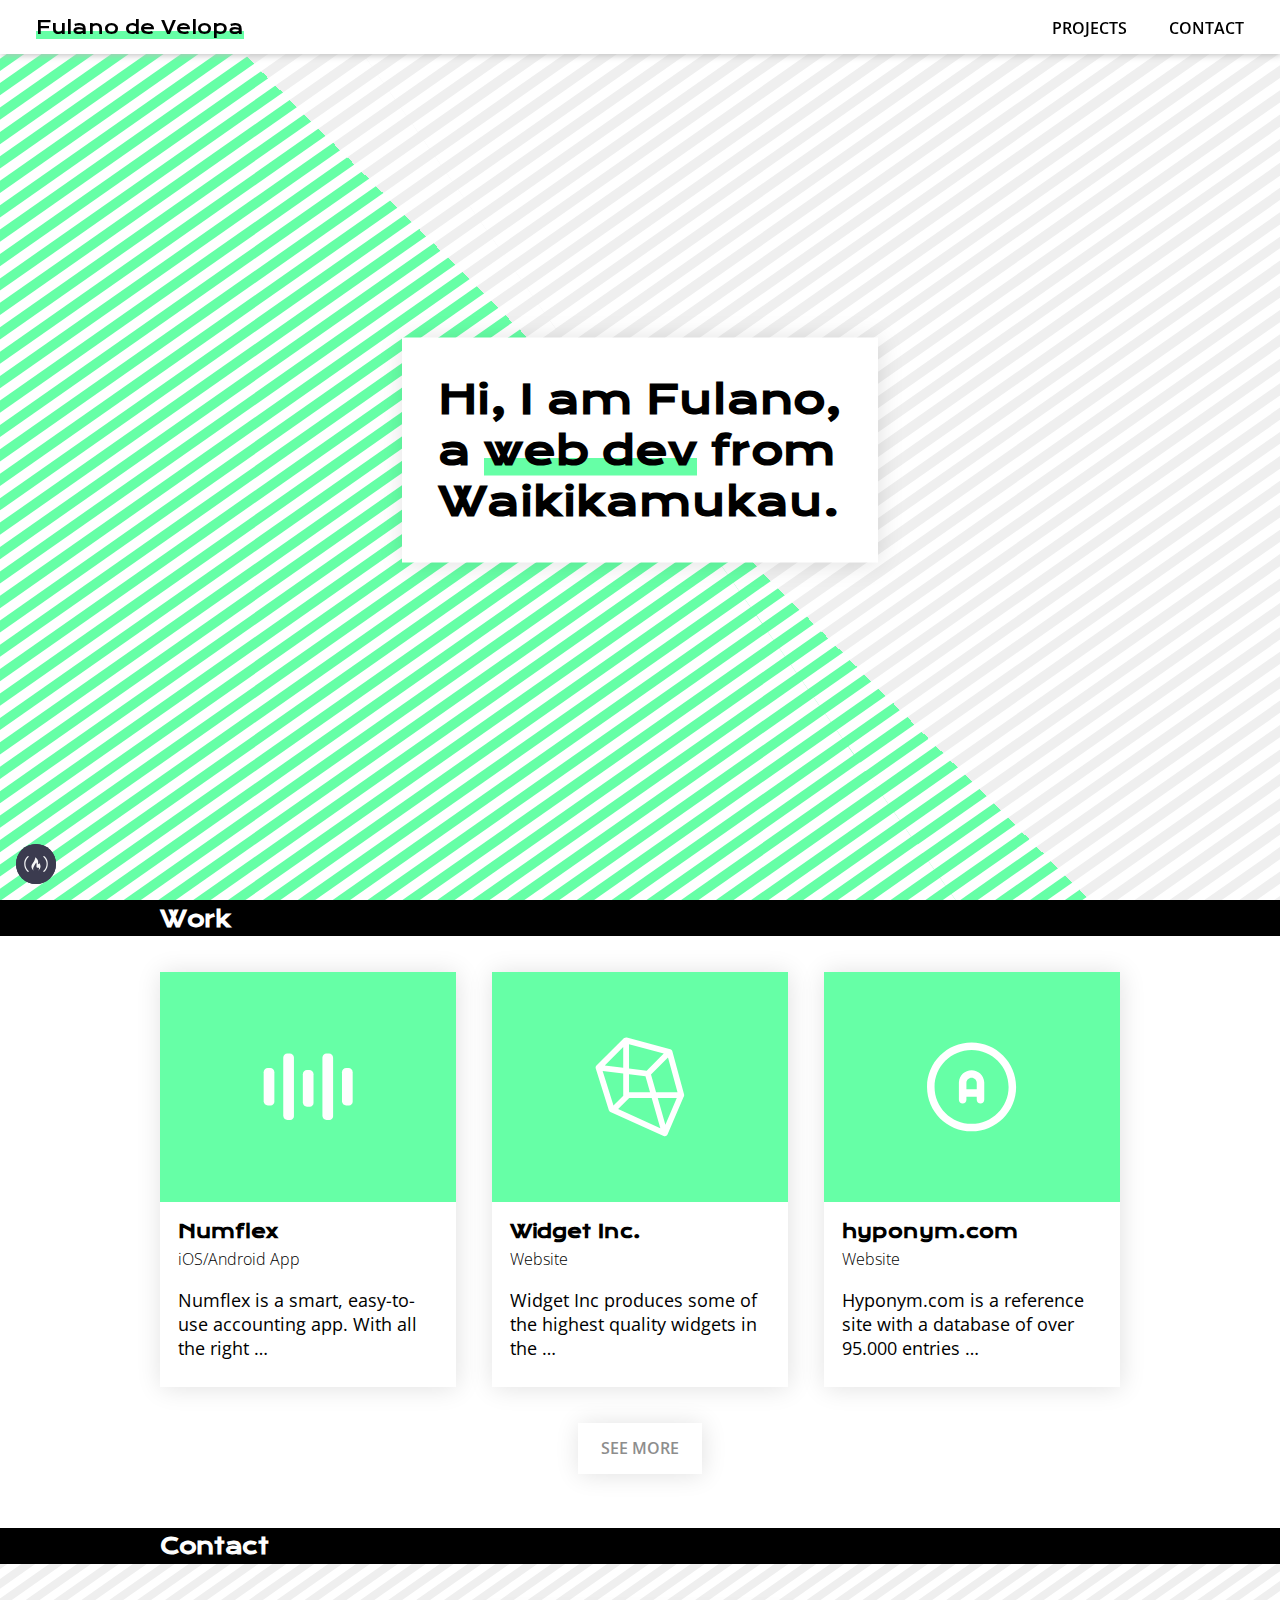
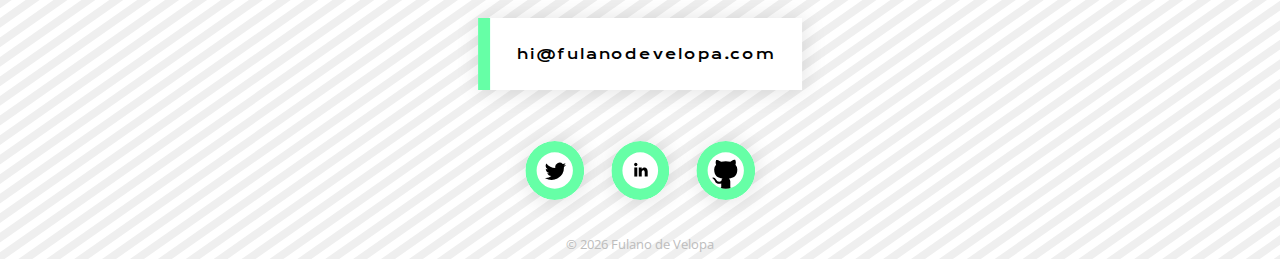
<file: 01-responsive-web-design/05-personal-portfolio-page/index.html>
<!DOCTYPE html>
<html lang="en" dir="ltr">

<head>
    <meta charset="utf-8">
    <link href="main.css" rel="stylesheet">
    <meta name="viewport" content="width=device-width, initial-scale=1.0">
    <link href="https://fonts.googleapis.com/css?family=Krona+One|Open+Sans:300,400,600&display=swap" rel="stylesheet">
</head>

<body>
    <!-- Codepen start -->
    <nav class="navbar" id="navbar">
        <div class="navbar__logo-and-toggle">
            <a class="navbar__logo" href="#">Fulano de Velopa</a>
            <img src="img/baseline-menu-24px.svg"
                class="navbar__toggle" id="toggle" alt="menu toggle">
        </div>
        <div class="navbar__links navbar__links--hidden" id="navbar-links">
            <a href="#projects">Projects</a>
            <a href="#contact">Contact</a>
        </div>
    </nav>

    <section id="welcome-section" class="hero">
        <h1 class="hero__h1">
            Hi, I am Fulano,<br> a <span class="hero__h1_highlight">web dev</span> from<br> Waikikamukau.
        </h1>
    </section>

    <section class="work" id="projects">
        <div class="section-hl__cont">
            <h2 class="section-hl__h2">Work</h2>
        </div>

        <!-- Project logos credit: www.acmelogos.com -->
        <div class="work__projects project-tile">
            <a class="work__project" href="javascript:void(0)">
                <div class="work__project_logo-cont">
                    <img class="work__project_logo"
                        src="img/project-logo-numflex.svg"
                        alt="Numflex Logo">
                </div>
                <div class="work__project_info">
                    <h3 class="work__project_title">Numflex</h3>
                    <p class="work__project_category">iOS/Android App</p>
                    <p class="work__project_descr">Numflex is a smart, easy-to-use accounting app. With all the right …
                    </p>
                </div>
            </a>
            <a class="work__project project-tile" href="javascript:void(0)">
                <div class="work__project_logo-cont">
                    <img class="work__project_logo"
                        src="img/project-logo-widget.svg"
                        alt="Widget Inc. Logo">
                </div>
                <div class="work__project_info">
                    <h3 class="work__project_title">Widget Inc.</h3>
                    <p class="work__project_category">Website</p>
                    <p class="work__project_descr">Widget Inc produces some of the highest quality widgets in the …</p>
                </div>
            </a>
            <a class="work__project project-tile" href="javascript:void(0)">
                <div class="work__project_logo-cont">
                    <img class="work__project_logo"
                        src="img/project-logo-hyponym.svg"
                        alt="Hyponym.com Logo">
                </div>
                <div class="work__project_info">
                    <h3 class="work__project_title">hyponym.com</h3>
                    <p class="work__project_category">Website</p>
                    <p class="work__project_descr">Hyponym.com is a reference site with a database of over 95.000
                        entries …</p>
                </div>
            </a>
        </div>
        <button href="javascript:void(0)" class="work__see-more-btn">SEE MORE</button>
    </section>

    <section class="contact" id="contact">
        <div class="section-hl__cont">
            <h2 class="section-hl__h2">Contact</h2>
        </div>
        <div class="contact__details">
            <a href="javascript:void(0)">
                <div class="contact__email">hi@fulanodevelopa.com</div>
            </a>

            <div class="contact__social-media">
                <a href="javascript:void(0)"><img
                        src="img/social-media-logo-twitter.svg"
                        alt="Twitter" title="Twitter"></a>
                <a href="javascript:void(0)"><img
                        src="img/social-media-logo-linkedin.svg"
                        alt="LinkedIn" title="LinkedIn"></a>
                <a id="profile-link" href="https://github.com/michaelsndr" target="_blank"><img
                        src="img/social-media-logo-github.svg"
                        alt="GitHub" title="GitHub"></a>
            </div>
            <footer class="contact__footer">©
                <script>
                    document.write(new Date().getFullYear());
                </script> Fulano de Velopa</footer>
        </div>
    </section>



    <!-- freeCodeCamp toggle restyling -->
    <div class='test-suite'>
        <div class='test-suite__toggle-bg'>
            <svg class='test-suite__toggle-logo' xmlns="http://www.w3.org/2000/svg"
                xmlns:xlink="http://www.w3.org/1999/xlink" width="712" height="484" preserveAspectRatio="xMidYMid meet"
                version="1.1" viewBox="0 0 712 484">
                <defs>
                    <path id="a1UGBK5Jf"
                        d="M136.83 9.96C139.18 12.3 141.53 15.67 141.54 19.06C141.55 24.92 134.67 32.87 121.95 45.93C68.91 97 42.23 159.54 42.41 234.97C42.61 318.42 70.67 385.44 125.21 437.38C136.68 447.63 141.39 455.69 141.41 462.59C141.41 465.97 139.08 469.49 136.74 472.88C134.54 475.23 129.85 477.59 126.47 477.59C113.85 477.62 96.19 462.7 73.13 433.67C28.23 378.64 7.93 317.87 6.79 235.05C5.74 152.19 31.72 96 82.57 37.99C100.87 17.26 116.13 6.49 126.54 6.47C129.92 6.46 133.44 7.62 136.83 9.96Z" />
                    <path id="a8LR3SBcZL"
                        d="M415.42 249.9C395.49 244.81 477.27 148.19 331.92 32.51C331.92 32.51 350.99 93.1 254.83 228.31C158.62 363.47 297.61 443.99 297.61 443.99C297.61 443.99 232.38 409.23 308.21 285.47C321.78 263.02 339.54 242.69 361.59 196.93C361.59 196.93 381.11 224.48 370.92 284.21C355.68 374.47 437.01 348.64 438.27 349.9C466.68 383.35 414.74 442.14 411.58 443.99C408.43 445.79 559.91 352.87 452.29 213.03C444.92 220.4 435.34 255 415.42 249.9Z" />
                    <path id="eYLbcOweH"
                        d="M575.26 9.9C572.91 12.24 570.56 15.61 570.55 19C570.54 24.86 577.42 32.81 590.14 45.87C643.18 96.93 669.86 159.48 669.68 234.91C669.48 318.36 641.42 385.38 586.88 437.32C575.41 447.57 570.7 455.63 570.68 462.53C570.68 465.91 573.01 469.43 575.35 472.82C577.55 475.17 582.24 477.52 585.62 477.53C598.24 477.56 615.9 462.64 638.96 433.61C683.86 378.58 704.16 317.81 705.3 234.99C706.35 152.13 680.37 95.94 629.52 37.93C611.22 17.2 595.96 6.43 585.55 6.41C582.17 6.4 578.65 7.56 575.26 9.9Z" />
                </defs>
                <g>
                    <g>
                        <g>
                            <use fill="#f5f6f7" fill-opacity="1" opacity="1" xlink:href="#a1UGBK5Jf" />
                            <g>
                                <use fill-opacity="0" stroke="#f5f6f7" stroke-opacity="0" stroke-width="1" opacity="1"
                                    xlink:href="#a1UGBK5Jf" />
                            </g>
                        </g>
                        <g>
                            <use fill="#f5f6f7" fill-opacity="1" opacity="1" xlink:href="#a8LR3SBcZL" />
                            <g>
                                <use fill-opacity="0" stroke="#f5f6f7" stroke-opacity="0" stroke-width="1" opacity="1"
                                    xlink:href="#a8LR3SBcZL" />
                            </g>
                        </g>
                        <g>
                            <use fill="#f5f6f7" fill-opacity="1" opacity="1" xlink:href="#eYLbcOweH" />
                            <g>
                                <use fill-opacity="0" stroke="#f5f6f7" stroke-opacity="0" stroke-width="1" opacity="1"
                                    xlink:href="#eYLbcOweH" />
                            </g>
                        </g>
                    </g>
                </g>
            </svg>
        </div>
        <div class='test-suite__text-bar'>freeCodeCamp TESTS</div>
    </div>

    <script src="../../jquery-3.5.0.min.js"></script>
    <script src="https://cdn.freecodecamp.org/testable-projects-fcc/v1/bundle.js"></script>
    <script src="../../fcc-test-toggle-style-override/fcc-test-toggle-style-override.js"></script>
    <script src="main.js"></script>
</body>

</html>
</file>
<file: 01-responsive-web-design/03-product-landing-page/sanitize.css>
/* Document
 * ========================================================================== */

/**
 * Add border box sizing in all browsers (opinionated).
 */

 *,
 ::before,
 ::after {
   box-sizing: border-box;
 }
 
 /**
  * 1. Add text decoration inheritance in all browsers (opinionated).
  * 2. Add vertical alignment inheritance in all browsers (opinionated).
  */
 
 ::before,
 ::after {
   text-decoration: inherit; /* 1 */
   vertical-align: inherit; /* 2 */
 }
 
 /**
  * 1. Use the default cursor in all browsers (opinionated).
  * 2. Change the line height in all browsers (opinionated).
  * 3. Use a 4-space tab width in all browsers (opinionated).
  * 4. Remove the grey highlight on links in iOS (opinionated).
  * 5. Prevent adjustments of font size after orientation changes in
  *    IE on Windows Phone and in iOS.
  * 6. Breaks words to prevent overflow in all browsers (opinionated).
  */
 
 html {
   cursor: default; /* 1 */
   line-height: 1.5; /* 2 */
   -moz-tab-size: 4; /* 3 */
   tab-size: 4; /* 3 */
   -webkit-tap-highlight-color: transparent /* 4 */;
   -ms-text-size-adjust: 100%; /* 5 */
   -webkit-text-size-adjust: 100%; /* 5 */
   word-break: break-word; /* 6 */
 }
 
 /* Sections
  * ========================================================================== */
 
 /**
  * Remove the margin in all browsers (opinionated).
  */
 
 body {
   margin: 0;
 }
 
 /**
  * Correct the font size and margin on `h1` elements within `section` and
  * `article` contexts in Chrome, Edge, Firefox, and Safari.
  */
 
 h1 {
   font-size: 2em;
   margin: 0.67em 0;
 }
 
 /* Grouping content
  * ========================================================================== */
 
 /**
  * Remove the margin on nested lists in Chrome, Edge, IE, and Safari.
  */
 
 dl dl,
 dl ol,
 dl ul,
 ol dl,
 ul dl {
   margin: 0;
 }
 
 /**
  * Remove the margin on nested lists in Edge 18- and IE.
  */
 
 ol ol,
 ol ul,
 ul ol,
 ul ul {
   margin: 0;
 }
 
 /**
  * 1. Add the correct sizing in Firefox.
  * 2. Show the overflow in Edge 18- and IE.
  */
 
 hr {
   height: 0; /* 1 */
   overflow: visible; /* 2 */
 }
 
 /**
  * Add the correct display in IE.
  */
 
 main {
   display: block;
 }
 
 /**
  * Remove the list style on navigation lists in all browsers (opinionated).
  */
 
 nav ol,
 nav ul {
   list-style: none;
   padding: 0;
 }
 
 /**
  * 1. Correct the inheritance and scaling of font size in all browsers.
  * 2. Correct the odd `em` font sizing in all browsers.
  */
 
 pre {
   font-family: monospace, monospace; /* 1 */
   font-size: 1em; /* 2 */
 }
 
 /* Text-level semantics
  * ========================================================================== */
 
 /**
  * Remove the gray background on active links in IE 10.
  */
 
 a {
   background-color: transparent;
 }
 
 /**
  * Add the correct text decoration in Edge 18-, IE, and Safari.
  */
 
 abbr[title] {
   text-decoration: underline;
   text-decoration: underline dotted;
 }
 
 /**
  * Add the correct font weight in Chrome, Edge, and Safari.
  */
 
 b,
 strong {
   font-weight: bolder;
 }
 
 /**
  * 1. Correct the inheritance and scaling of font size in all browsers.
  * 2. Correct the odd `em` font sizing in all browsers.
  */
 
 code,
 kbd,
 samp {
   font-family: monospace, monospace; /* 1 */
   font-size: 1em; /* 2 */
 }
 
 /**
  * Add the correct font size in all browsers.
  */
 
 small {
   font-size: 80%;
 }
 
 /* Embedded content
  * ========================================================================== */
 
 /*
  * Change the alignment on media elements in all browsers (opinionated).
  */
 
 audio,
 canvas,
 iframe,
 img,
 svg,
 video {
   vertical-align: middle;
 }
 
 /**
  * Add the correct display in IE 9-.
  */
 
 audio,
 video {
   display: inline-block;
 }
 
 /**
  * Add the correct display in iOS 4-7.
  */
 
 audio:not([controls]) {
   display: none;
   height: 0;
 }
 
 /**
  * Remove the border on iframes in all browsers (opinionated).
  */
 
 iframe {
   border-style: none;
 }
 
 /**
  * Remove the border on images within links in IE 10-.
  */
 
 img {
   border-style: none;
 }
 
 /**
  * Change the fill color to match the text color in all browsers (opinionated).
  */
 
 svg:not([fill]) {
   fill: currentColor;
 }
 
 /**
  * Hide the overflow in IE.
  */
 
 svg:not(:root) {
   overflow: hidden;
 }
 
 /* Tabular data
  * ========================================================================== */
 
 /**
  * Collapse border spacing in all browsers (opinionated).
  */
 
 table {
   border-collapse: collapse;
 }
 
 /* Forms
  * ========================================================================== */
 
 /**
  * Remove the margin on controls in Safari.
  */
 
 button,
 input,
 select {
   margin: 0;
 }
 
 /**
  * 1. Show the overflow in IE.
  * 2. Remove the inheritance of text transform in Edge 18-, Firefox, and IE.
  */
 
 button {
   overflow: visible; /* 1 */
   text-transform: none; /* 2 */
 }
 
 /**
  * Correct the inability to style buttons in iOS and Safari.
  */
 
 button,
 [type="button"],
 [type="reset"],
 [type="submit"] {
   -webkit-appearance: button;
 }
 
 /**
  * 1. Change the inconsistent appearance in all browsers (opinionated).
  * 2. Correct the padding in Firefox.
  */
 
 fieldset {
   border: 1px solid #a0a0a0; /* 1 */
   padding: 0.35em 0.75em 0.625em; /* 2 */
 }
 
 /**
  * Show the overflow in Edge 18- and IE.
  */
 
 input {
   overflow: visible;
 }
 
 /**
  * 1. Correct the text wrapping in Edge 18- and IE.
  * 2. Correct the color inheritance from `fieldset` elements in IE.
  */
 
 legend {
   color: inherit; /* 2 */
   display: table; /* 1 */
   max-width: 100%; /* 1 */
   white-space: normal; /* 1 */
 }
 
 /**
  * 1. Add the correct display in Edge 18- and IE.
  * 2. Add the correct vertical alignment in Chrome, Edge, and Firefox.
  */
 
 progress {
   display: inline-block; /* 1 */
   vertical-align: baseline; /* 2 */
 }
 
 /**
  * Remove the inheritance of text transform in Firefox.
  */
 
 select {
   text-transform: none;
 }
 
 /**
  * 1. Remove the margin in Firefox and Safari.
  * 2. Remove the default vertical scrollbar in IE.
  * 3. Change the resize direction in all browsers (opinionated).
  */
 
 textarea {
   margin: 0; /* 1 */
   overflow: auto; /* 2 */
   resize: vertical; /* 3 */
 }
 
 /**
  * Remove the padding in IE 10-.
  */
 
 [type="checkbox"],
 [type="radio"] {
   padding: 0;
 }
 
 /**
  * 1. Correct the odd appearance in Chrome, Edge, and Safari.
  * 2. Correct the outline style in Safari.
  */
 
 [type="search"] {
   -webkit-appearance: textfield; /* 1 */
   outline-offset: -2px; /* 2 */
 }
 
 /**
  * Correct the cursor style of increment and decrement buttons in Safari.
  */
 
 ::-webkit-inner-spin-button,
 ::-webkit-outer-spin-button {
   height: auto;
 }
 
 /**
  * Correct the text style of placeholders in Chrome, Edge, and Safari.
  */
 
 ::-webkit-input-placeholder {
   color: inherit;
   opacity: 0.54;
 }
 
 /**
  * Remove the inner padding in Chrome, Edge, and Safari on macOS.
  */
 
 ::-webkit-search-decoration {
   -webkit-appearance: none;
 }
 
 /**
  * 1. Correct the inability to style upload buttons in iOS and Safari.
  * 2. Change font properties to `inherit` in Safari.
  */
 
 ::-webkit-file-upload-button {
   -webkit-appearance: button; /* 1 */
   font: inherit; /* 2 */
 }
 
 /**
  * Remove the inner border and padding of focus outlines in Firefox.
  */
 
 ::-moz-focus-inner {
   border-style: none;
   padding: 0;
 }
 
 /**
  * Restore the focus outline styles unset by the previous rule in Firefox.
  */
 
 :-moz-focusring {
   outline: 1px dotted ButtonText;
 }
 
 /**
  * Remove the additional :invalid styles in Firefox.
  */
 
 :-moz-ui-invalid {
   box-shadow: none;
 }
 
 /* Interactive
  * ========================================================================== */
 
 /*
  * Add the correct display in Edge 18- and IE.
  */
 
 details {
   display: block;
 }
 
 /*
  * Add the correct styles in Edge 18-, IE, and Safari.
  */
 
 dialog {
   background-color: white;
   border: solid;
   color: black;
   display: block;
   height: -moz-fit-content;
   height: -webkit-fit-content;
   height: fit-content;
   left: 0;
   margin: auto;
   padding: 1em;
   position: absolute;
   right: 0;
   width: -moz-fit-content;
   width: -webkit-fit-content;
   width: fit-content;
 }
 
 dialog:not([open]) {
   display: none;
 }
 
 /*
  * Add the correct display in all browsers.
  */
 
 summary {
   display: list-item;
 }
 
 /* Scripting
  * ========================================================================== */
 
 /**
  * Add the correct display in IE 9-.
  */
 
 canvas {
   display: inline-block;
 }
 
 /**
  * Add the correct display in IE.
  */
 
 template {
   display: none;
 }
 
 /* User interaction
  * ========================================================================== */
 
 /*
  * 1. Remove the tapping delay in IE 10.
  * 2. Remove the tapping delay on clickable elements
       in all browsers (opinionated).
  */
 
 a,
 area,
 button,
 input,
 label,
 select,
 summary,
 textarea,
 [tabindex] {
   -ms-touch-action: manipulation; /* 1 */
   touch-action: manipulation; /* 2 */
 }
 
 /**
  * Add the correct display in IE 10-.
  */
 
 [hidden] {
   display: none;
 }
 
 /* Accessibility
  * ========================================================================== */
 
 /**
  * Change the cursor on busy elements in all browsers (opinionated).
  */
 
 [aria-busy="true"] {
   cursor: progress;
 }
 
 /*
  * Change the cursor on control elements in all browsers (opinionated).
  */
 
 [aria-controls] {
   cursor: pointer;
 }
 
 /*
  * Change the cursor on disabled, not-editable, or otherwise
  * inoperable elements in all browsers (opinionated).
  */
 
 [aria-disabled="true"],
 [disabled] {
   cursor: not-allowed;
 }
 
 /*
  * Change the display on visually hidden accessible elements
  * in all browsers (opinionated).
  */
 
 [aria-hidden="false"][hidden] {
   display: initial;
 }
 
 [aria-hidden="false"][hidden]:not(:focus) {
   clip: rect(0, 0, 0, 0);
   position: absolute;
 }
</file>
<file: 01-responsive-web-design/03-product-landing-page/main.css>
:root {
  --color-white: #fff;
  --color-black: #000;
  --color-gray-90: rgba(256, 256, 256, 0.9);
  --color-gray-60: rgba(256, 256, 256, 0.6);
  --color-gray-40: rgba(256, 256, 256, 0.4);
  --color-primary: #2a2a2a;
  --color-primary-light: #383838;
  --color-primary-dark: #121212;
  --color-secondary: #ca3722;
  --color-secondary-light: #ff6a4c;
  --color-secondary-dark: #920000;
  --cells: 40;
  --cellSize: calc(100vw / var(--cells));
  --tsf: 1.25;
  --base-size: 15px;
}

@media screen and (min-width: 415px) {
  :root {
    --base-size: 16px;
  }
}

*:focus {
  outline: none;
}

html {
  scroll-behavior: smooth;
  font-size: var(--base-size);
}

body {
  font-family: "Quicksand", sans-serif;
  color: var(--color-white);
  background: var(--color-black);
}

h1,
h2,
h3,
h4,
h5,
h6 {
  margin-top: 0;
  font-weight: 400;
}

h1 {
  font-size: calc(var(--base-size) * var(--tsf) * var(--tsf) * var(--tsf) * var(--tsf) * var(--tsf));
}

h2 {
  font-size: calc(var(--base-size) * var(--tsf) * var(--tsf) * var(--tsf) * var(--tsf));
}

h3 {
  font-size: calc(var(--base-size) * var(--tsf) * var(--tsf) * var(--tsf));
}

h4 {
  font-size: calc(var(--base-size) * var(--tsf) * var(--tsf));
}

h5 {
  font-size: calc(var(--base-size) * var(--tsf));
}

small,
.text_small {
  font-size: 0.8rem;
}

p {
  font-weight: 300;
  letter-spacing: 0.01rem;
}

a:focus {
  border: 1px solid var(--color-white);
  border-radius: 4px;
  -webkit-box-shadow: 0 0 0 4px rgba(255, 255, 255, 0.6);
          box-shadow: 0 0 0 4px rgba(255, 255, 255, 0.6);
}

a:active {
  border: none;
  -webkit-box-shadow: none;
          box-shadow: none;
}

figcaption {
  margin-top: 0.4rem;
  font-size: 0.9rem;
  letter-spacing: 0.07rem;
  color: var(--color-primary-light);
}

address {
  font-style: unset;
}

/* HEADER */
.header {
  -ms-grid-column: 1;
  -ms-grid-column-span: 40;
  grid-column: 1 / span 40;
  position: -webkit-sticky;
  position: sticky;
  top: 0;
  z-index: 10;
  margin: 0 auto;
  -webkit-box-shadow: 0 0.9rem 1.8rem rgba(0, 0, 0, 0.25), 0 0.625rem 0.625rem rgba(0, 0, 0, 0.22);
          box-shadow: 0 0.9rem 1.8rem rgba(0, 0, 0, 0.25), 0 0.625rem 0.625rem rgba(0, 0, 0, 0.22);
  padding: 1.1rem 1.4rem;
  width: 100%;
  background: var(--color-primary-dark);
  -webkit-transition: all 0.3s ease-in-out;
  transition: all 0.3s ease-in-out;
  /* NAV TOGGLED */
  /* flex-container vertically aligned */
}

.header__container {
  display: -webkit-box;
  display: -ms-flexbox;
  display: flex;
  -webkit-box-orient: horizontal;
  -webkit-box-direction: normal;
      -ms-flex-direction: row;
          flex-direction: row;
  -webkit-box-pack: justify;
      -ms-flex-pack: justify;
          justify-content: space-between;
}

.header__logo-img {
  margin: 0 auto;
  height: 1.4rem;
}

.header__logo-link {
  display: -webkit-box;
  display: -ms-flexbox;
  display: flex;
  z-index: 1;
}

.header__nav-toggle {
  display: block;
  z-index: 1;
  height: 24px;
  width: 24px;
}

.header__nav-toggle::before {
  content: "";
  position: relative;
  display: block;
  top: 7px;
  height: 2px;
  width: 100%;
  background-color: var(--color-white);
  -webkit-transition: all 0.15s ease-in-out;
  transition: all 0.15s ease-in-out;
}

.header__nav-toggle::after {
  content: "";
  position: relative;
  display: block;
  top: 14px;
  height: 2px;
  width: 100%;
  background-color: var(--color-white);
  -webkit-transition: all 0.15s ease-in-out;
  transition: all 0.15s ease-in-out;
}

.header__nav-toggle--toggled::before {
  top: 12px;
  -webkit-transform: rotate(45deg);
          transform: rotate(45deg);
  -webkit-transition: all 0.15s ease-in-out;
  transition: all 0.15s ease-in-out;
}

.header__nav-toggle--toggled::after {
  top: 10px;
  -webkit-transform: rotate(-45deg);
          transform: rotate(-45deg);
  -webkit-transition: all 0.15s ease-in-out;
  transition: all 0.15s ease-in-out;
}

.header__nav-link:hover, .header__logo-link:hover, .header__nav-toggle:hover {
  opacity: 0.6;
  -webkit-transition: all 0.1s ease;
  transition: all 0.1s ease;
}

.header__nav-link {
  display: none;
  color: var(--color-white);
  font-size: 1.3rem;
  font-weight: 400;
  text-decoration: none;
  text-transform: uppercase;
  letter-spacing: 0.1rem;
}

.header__nav {
  visibility: hidden;
  position: fixed;
  top: 0;
  bottom: 0;
  left: 0;
  right: 0;
  display: -webkit-box;
  display: -ms-flexbox;
  display: flex;
  -webkit-box-orient: vertical;
  -webkit-box-direction: normal;
      -ms-flex-direction: column;
          flex-direction: column;
  -webkit-box-pack: center;
      -ms-flex-pack: center;
          justify-content: center;
  -webkit-box-align: center;
      -ms-flex-align: center;
          align-items: center;
  text-align: center;
  background-color: var(--color-primary-dark);
}

.header__nav-link {
  display: block;
  margin-bottom: 1.3rem;
}

.header__nav-link:last-of-type {
  padding-bottom: 2rem;
}

.header__nav-link:last-of-type:focus {
  padding-bottom: 0;
}

/* DESKTOP */
@media screen and (min-width: 1025px) {
  .header {
    /* desktop-nav default: links visible */
  }
  .header__container {
    -webkit-box-orient: horizontal;
    -webkit-box-direction: normal;
        -ms-flex-direction: row;
            flex-direction: row;
    -webkit-box-pack: justify;
        -ms-flex-pack: justify;
            justify-content: space-between;
    margin: 0 auto;
  }
  .header__nav {
    position: relative;
    visibility: visible;
    -webkit-box-orient: horizontal;
    -webkit-box-direction: normal;
        -ms-flex-direction: row;
            flex-direction: row;
  }
  .header__nav-link {
    display: inline;
    margin: 0 0 0 1.9rem;
    font-size: 0.9rem;
  }
  .header__nav-link:last-of-type {
    padding: 0;
  }
  .header__nav-toggle {
    display: none;
  }
}

/* HERO */
.hero {
  display: -ms-grid;
  display: grid;
  -ms-grid-columns: (1fr)[var];
      grid-template-columns: repeat(var(--cells), 1fr);
  grid-auto-rows: minmax(-webkit-max-content, var(--cellSize));
  grid-auto-rows: minmax(max-content, var(--cellSize));
  -ms-grid-column: 1;
  -ms-grid-column-span: 40;
  grid-column: 1 / 41;
  margin-bottom: -2rem;
  padding-top: 1.5rem;
  width: 100%;
  background-color: var(--color-black);
}

.hero__heading {
  text-align: center;
  grid-column: 5 / -5;
  z-index: 1;
  border-radius: 50px;
  background: #000000;
  -webkit-box-shadow: 20px 20px 60px #000000, -20px -20px 60px #000000;
          box-shadow: 20px 20px 60px #000000, -20px -20px 60px #000000;
}

.hero__image {
  grid-column: 4 / -4;
  display: -webkit-box;
  display: -ms-flexbox;
  display: flex;
  -webkit-box-pack: center;
      -ms-flex-pack: center;
          justify-content: center;
  height: 100%;
  width: 100%;
  -webkit-transform: translateY(-3rem);
          transform: translateY(-3rem);
}

@media screen and (min-width: 370px) {
  .hero__image {
    grid-column: 7 / -7;
  }
}

@media screen and (min-width: 576px) {
  .hero__image {
    grid-column: 8 / -8;
  }
}

@media screen and (min-width: 670px) {
  .hero__image {
    grid-column: 10 / -10;
  }
}

@media screen and (min-width: 1025px) {
  .hero {
    margin-bottom: -2rem;
  }
}

@media screen and (min-width: 1025px) {
  .hero__image {
    -webkit-transform: translateY(-4rem);
            transform: translateY(-4rem);
  }
}

.newsletter {
  display: -ms-grid;
  display: grid;
  -ms-grid-columns: (1fr)[var];
      grid-template-columns: repeat(var(--cells), 1fr);
  grid-auto-rows: minmax(-webkit-max-content, var(--cellSize));
  grid-auto-rows: minmax(max-content, var(--cellSize));
  padding: calc(var(--cellSize) * 2.5) 0;
  background-color: var(--color-primary-dark);
}

.newsletter__heading {
  grid-column: 4 / -4;
  text-align: center;
}

.newsletter__form {
  grid-column: 4 / -4;
  display: -webkit-box;
  display: -ms-flexbox;
  display: flex;
  -webkit-box-orient: vertical;
  -webkit-box-direction: normal;
      -ms-flex-direction: column;
          flex-direction: column;
  -webkit-box-align: center;
      -ms-flex-align: center;
          align-items: center;
}

.newsletter__email-field {
  border: 0;
  border-bottom: 1px solid var(--color-white);
  border-radius: 0.25rem 0.25rem 0 0;
  height: 2rem;
  width: 17rem;
  margin-bottom: 1rem;
  padding: 1.45rem 0.75rem;
  background-color: var(--color-black);
  color: var(--color-white);
  font-size: 1rem;
  font-weight: 300;
  font-family: inherit;
  letter-spacing: 0.02rem;
}

.newsletter__email-field:hover {
  border-bottom: 1px solid var(--color-secondary);
}

.newsletter__email-field:focus {
  border-bottom: 1px solid var(--color-secondary);
}

.newsletter__email-field::-webkit-input-placeholder {
  color: rgba(255, 255, 255, 0.6);
}

.newsletter__email-field:-ms-input-placeholder {
  color: rgba(255, 255, 255, 0.6);
}

.newsletter__email-field::-ms-input-placeholder {
  color: rgba(255, 255, 255, 0.6);
}

.newsletter__email-field::placeholder {
  color: rgba(255, 255, 255, 0.6);
}

.newsletter__btn {
  margin-bottom: 1rem;
  border: none;
  border-radius: 0.25rem;
  padding: 0.5rem 0.6rem;
  color: var(--color-white);
  background-color: var(--color-black);
  font-size: 0.875rem;
  font-family: inherit;
  font-weight: 400;
  letter-spacing: 0.05rem;
  text-transform: uppercase;
  cursor: pointer;
}

.newsletter__btn:hover {
  -webkit-transition: all 0.1s ease;
  transition: all 0.1s ease;
  -webkit-box-shadow: 0 3px 1px -2px rgba(0, 0, 0, 0.6), 0 2px 2px 0 rgba(0, 0, 0, 0.42), 0 1px 5px 0 rgba(0, 0, 0, 0.4);
          box-shadow: 0 3px 1px -2px rgba(0, 0, 0, 0.6), 0 2px 2px 0 rgba(0, 0, 0, 0.42), 0 1px 5px 0 rgba(0, 0, 0, 0.4);
}

.newsletter__btn:focus {
  border: 1px solid var(--color-white);
  border-radius: 4px;
  -webkit-box-shadow: 0 0 0 4px rgba(255, 255, 255, 0.6);
          box-shadow: 0 0 0 4px rgba(255, 255, 255, 0.6);
}

.newsletter__btn:active {
  -webkit-transition: all 0.1s ease;
  transition: all 0.1s ease;
  -webkit-box-shadow: none;
          box-shadow: none;
}

/* VIDEO */
.video {
  position: relative;
  display: -webkit-box;
  display: -ms-flexbox;
  display: flex;
  -webkit-box-orient: vertical;
  -webkit-box-direction: normal;
      -ms-flex-direction: column;
          flex-direction: column;
  -webkit-box-pack: center;
      -ms-flex-pack: center;
          justify-content: center;
  -webkit-box-align: center;
      -ms-flex-align: center;
          align-items: center;
  height: 100vh;
}

.video__heading {
  margin-bottom: 0.5rem;
}

.video__bg-container {
  position: absolute;
  top: 0;
  left: 0;
  height: 100%;
  width: 100%;
  opacity: 0.5;
  z-index: -1;
  overflow: hidden;
}

.video__bg-content {
  height: 100%;
  width: 100%;
  -o-object-fit: cover;
     object-fit: cover;
}

.video__play-btn {
  display: -webkit-box;
  display: -ms-flexbox;
  display: flex;
  -webkit-box-orient: vertical;
  -webkit-box-direction: normal;
      -ms-flex-direction: column;
          flex-direction: column;
  -webkit-box-pack: center;
      -ms-flex-pack: center;
          justify-content: center;
  -webkit-box-align: center;
      -ms-flex-align: center;
          align-items: center;
  z-index: 0;
  border: 0;
  font-size: 0;
  height: 2.4rem;
  width: 2.4rem;
  background-color: rgba(0, 0, 0, 0);
  cursor: pointer;
  -webkit-transition: all 0.1s ease-in-out;
  transition: all 0.1s ease-in-out;
}

.video__play-btn::after {
  content: "";
  position: absolute;
  z-index: -1;
  height: 2.3rem;
  width: 2.3rem;
  border-radius: 50%;
  -webkit-box-shadow: 0 0 0 6px rgba(255, 255, 255, 0.2);
          box-shadow: 0 0 0 6px rgba(255, 255, 255, 0.2);
  background-color: var(--color-secondary);
}

.video__play-btn:hover, .video__play-btn:focus {
  -webkit-transform: scale(1.1);
          transform: scale(1.1);
}

.video__play-btn:focus::before {
  content: "";
  position: absolute;
  z-index: -1;
  height: 3.15rem;
  width: 3.15rem;
  border-radius: 50%;
  border: 1px solid var(--color-gray-90);
}

.video__play-btn-svg {
  width: 2.5rem;
  height: 100%;
}

.video__vimeo {
  padding: 56.25% 0 0 0;
  position: relative;
}

@media screen and (min-width: 576px) {
  .video__play-btn {
    -webkit-transform: scale(1.2);
            transform: scale(1.2);
  }
  .video__play-btn:hover, .video__play-btn:focus {
    -webkit-transform: scale(1.3);
            transform: scale(1.3);
  }
  .video__heading {
    margin-bottom: 1.25rem;
  }
}

@media screen and (min-width: 768px) {
  .video__play-btn {
    -webkit-transform: scale(1.3);
            transform: scale(1.3);
  }
  .video__play-btn:hover, .video__play-btn:focus {
    -webkit-transform: scale(1.4);
            transform: scale(1.4);
  }
  .video__heading {
    margin-bottom: 1.4rem;
  }
}

@media screen and (min-width: 992px) {
  .video__play-btn {
    -webkit-transform: scale(1.4);
            transform: scale(1.4);
  }
  .video__play-btn:hover, .video__play-btn:focus {
    -webkit-transform: scale(1.5);
            transform: scale(1.5);
  }
  .video__heading {
    margin-bottom: 2rem;
  }
}

@media screen and (min-width: 1200px) {
  .video__play-btn {
    -webkit-transform: scale(1.5);
            transform: scale(1.5);
  }
  .video__play-btn:hover, .video__play-btn:focus {
    -webkit-transform: scale(1.6);
            transform: scale(1.6);
  }
  .video__heading {
    margin-bottom: 2.4rem;
  }
}

/* FEATURES */
.features {
  display: -ms-grid;
  display: grid;
  -ms-grid-columns: (1fr)[var];
      grid-template-columns: repeat(var(--cells), 1fr);
  grid-auto-rows: minmax(-webkit-max-content, var(--cellSize));
  grid-auto-rows: minmax(max-content, var(--cellSize));
  padding: calc(var(--cellSize) * 2.5) 0;
  background-color: var(--color-primary-dark);
}

.features__heading {
  grid-column: 4 / -4;
  text-align: center;
}

.features__list {
  grid-column: 4 / -4;
  display: -ms-grid;
  display: grid;
  gap: 2rem;
}

.features__list-item {
  background-color: var(--color-primary);
  -webkit-box-shadow: 0px 1px 10px 0px rgba(0, 0, 0, 0.12), 0px 2px 4px -1px rgba(0, 0, 0, 0.2), 0px 4px 5px 0px rgba(0, 0, 0, 0.14);
          box-shadow: 0px 1px 10px 0px rgba(0, 0, 0, 0.12), 0px 2px 4px -1px rgba(0, 0, 0, 0.2), 0px 4px 5px 0px rgba(0, 0, 0, 0.14);
  border-radius: 4px;
  padding: 1.5rem 1rem 0.5rem 1rem;
  text-align: center;
}

.features__item-heading {
  margin-bottom: 1rem;
  font-size: calc(var(--base-size) * var(--tsf) * var(--tsf));
}

.features__icon {
  font-size: 2rem !important;
}

@media screen and (min-width: 416px) {
  .features__list {
    grid-column: 7 / -7;
  }
  .features__list-item {
    padding: 1.5rem 1.5rem 0.5rem 1.5rem;
  }
}

@media screen and (min-width: 576px) {
  .features__list {
    grid-column: 4 / -4;
    -ms-grid-columns: 1fr 1fr;
        grid-template-columns: 1fr 1fr;
  }
}

@media screen and (min-width: 768px) {
  .features__list {
    grid-column: 6/ -6;
  }
}

@media screen and (min-width: 992px) {
  .features__list {
    grid-column: 9/ -9;
  }
}

@media screen and (min-width: 1200px) {
  .features__list {
    grid-column: 10 / -10;
  }
}

@media screen and (min-width: 1400px) {
  .features__list {
    grid-column: 12 / -12;
  }
  .features__list-item {
    padding: 1.5rem 1rem 0.5rem 1rem;
  }
}

@media screen and (min-width: 1500px) {
  .features__list {
    grid-column: 12 / -12;
  }
  .features__list-item {
    padding: 1.5rem 1.5rem 0.5rem 1.5rem;
  }
}

/* FOOTER */
.footer {
  padding: calc(var(--cellSize) * 2.5) 0;
  display: -ms-grid;
  display: grid;
  -ms-grid-columns: (1fr)[var];
      grid-template-columns: repeat(var(--cells), 1fr);
  grid-auto-rows: minmax(-webkit-max-content, var(--cellSize));
  grid-auto-rows: minmax(max-content, var(--cellSize));
  position: relative;
}

.footer__links {
  grid-column: 6 / -6;
  display: -webkit-box;
  display: -ms-flexbox;
  display: flex;
  -webkit-box-orient: horizontal;
  -webkit-box-direction: normal;
      -ms-flex-flow: row wrap;
          flex-flow: row wrap;
  row-gap: calc(var(--cellSize) * 1.5);
}

.footer__links-group {
  width: 50%;
  font-size: 0.8rem;
  color: var(--color-gray-40);
}

.footer__heading {
  font-size: 0.8rem;
  color: var(--color-white);
  margin-bottom: 0.5rem;
}

.footer__link {
  display: inline-block;
  text-decoration: none;
  color: var(--color-gray-40);
}

.footer__link:hover {
  color: var(--color-gray-60);
}

.footer__link:visited {
  color: var(--color-gray-40);
}

@media screen and (min-width: 416px) {
  .footer__links {
    grid-column: 7 / -7;
  }
}

@media screen and (min-width: 576px) {
  .footer__links {
    grid-column: 5 / -5;
    -webkit-box-pack: justify;
        -ms-flex-pack: justify;
            justify-content: space-between;
  }
  .footer__links-group {
    width: unset;
  }
}

@media screen and (min-width: 670px) {
  .footer__links {
    grid-column: 5 / -5;
    -webkit-box-pack: justify;
        -ms-flex-pack: justify;
            justify-content: space-between;
  }
}

@media screen and (min-width: 768px) {
  .footer__links {
    grid-column: 7 / -7;
  }
  .footer__heading {
    margin-bottom: 1rem;
  }
}

@media screen and (min-width: 992px) {
  .footer__links {
    grid-column: 10 / -10;
  }
}

@media screen and (min-width: 1025px) {
  .footer__heading {
    font-size: 0.9rem;
  }
  .footer__links-group {
    font-size: 0.9rem;
  }
}

@media screen and (min-width: 1200px) {
  .footer__links {
    grid-column: 11 / -11;
  }
}

@media screen and (min-width: 1400px) {
  .footer__links {
    grid-column: 13 / -13;
  }
}
/*# sourceMappingURL=main.css.map */
</file>
<file: 01-responsive-web-design/01-tribute-page/main.css>
/* RESET */
html {
  -webkit-box-sizing: border-box;
          box-sizing: border-box;
  font-size: 16px;
}

:root {
  --primary: #fe5b47;
  --primary-light: #ff8e73;
  --primary-dark: #c4231d;
  --secondary: #8bd5d1;
  --secondary-light: #bdffff;
  --secondary-dark: #5aa3a0;
  --tertiary: #fff67e;
  --tertiary-light: #ffffb0;
  --tertiary-dark: #cac34e;
  --grey: #b6b6b6;
  --grey-light: #dfdfdf;
  --black: #000;
  --white: #fff;
}

*,
*:before,
*:after {
  -webkit-box-sizing: inherit;
          box-sizing: inherit;
}

body,
h1,
h2,
h3,
h4,
h5,
h6,
p,
ol,
ul {
  margin: 0;
  padding: 0;
  font-family: Montserrat;
  font-weight: 700;
}

ol,
ul {
  list-style-type: none;
  position: relative;
  display: inline-block;
}

img {
  max-width: 100%;
  height: auto;
  display: block;
  margin: 0 auto;
}

/* -------------- */
html,
body {
  height: 100%;
}

@media screen and (min-width: 870px) {
  body {
    padding-top: 1.5rem;
    background-image: url(img/tribute-page_bg_2.svg);
    background-position: center;
    background-repeat: no-repeat;
    background-size: 1540px 1200px;
    background-attachment: fixed;
  }
}

a {
  color: #1a7bc2;
}

.h2 {
  font-weight: 900;
  font-size: 2.2rem;
  text-align: center;
}

.bg {
  display: none;
}

/* MAIN box-style container */
@media screen and (min-width: 870px) {
  .main {
    border: 7px solid var(--black);
    border-radius: 2rem;
    -webkit-box-shadow: -15px 22px 0 0 #fe5b47;
            box-shadow: -15px 22px 0 0 #fe5b47;
    background-color: var(--white);
    padding: 0 1.2rem;
    max-width: 44rem;
    margin: 0 auto 3rem;
  }
}

/* HEADER */
.header {
  margin: 0 5% 1.5rem;
  text-align: center;
}

.header__intro {
  font-size: 1rem;
  margin: 1rem auto 0;
  color: var(--black);
  padding: 0 5%;
  max-width: 700px;
}

.header__intro_highlight {
  color: var(--primary);
}

.header__logo_sm {
  max-width: 460px;
}

.header__logo_lg {
  display: none;
}

@media screen {
  .header__title {
    display: none;
  }
}

@media screen and (min-width: 720px) {
  .header {
    margin: 0 9% 2.5rem;
  }
}

@media screen and (min-width: 870px) {
  .header__logo_lg {
    display: block;
    margin-top: 2.2rem;
  }
  .header__logo_sm {
    display: none;
  }
}

/* MODES (closed & open) */
.modes {
  display: -ms-grid;
  display: grid;
  margin: 0 5% 2rem;
  -ms-grid-rows: 13.5rem 20rem 13.5rem 20rem;
      grid-template-rows: 13.5rem 20rem 13.5rem 20rem;
      grid-template-areas: "aimg" "atxt" "bimg" "btxt";
}

.mode__list {
  text-align: center;
  line-height: 1.8em;
}

.mode-closed__svg {
  display: block;
  -ms-grid-row: 3;
  -ms-grid-column: 1;
  grid-area: bimg;
  -ms-grid-column-align: center;
      justify-self: center;
  -ms-flex-item-align: end;
      -ms-grid-row-align: end;
      align-self: end;
  margin-bottom: 1.1rem;
  width: 125px;
}

.mode-closed__txt {
  -ms-grid-column-align: center;
      justify-self: center;
  -ms-grid-row: 4;
  -ms-grid-column: 1;
  grid-area: btxt;
}

.mode-closed__li_highlight {
  padding: 0.07rem 0.4rem;
  border-radius: 1rem;
  background-color: var(--grey-light);
}

.mode-open__svg {
  width: 160px;
  -ms-grid-column-align: center;
      justify-self: center;
  -ms-flex-item-align: end;
      -ms-grid-row-align: end;
      align-self: end;
  -ms-grid-row: 1;
  -ms-grid-column: 1;
  grid-area: aimg;
  margin-bottom: 1.1rem;
}

.mode-open__txt {
  -ms-grid-column-align: center;
      justify-self: center;
  -ms-grid-row: 2;
  -ms-grid-column: 1;
  grid-area: atxt;
}

.mode-open__li_highlight {
  padding: 0.07rem 0.4rem;
  border-radius: 1rem;
  background-color: var(--tertiary);
}

@media screen and (min-width: 440px) {
  .modes {
    margin: 0 auto 2.5rem;
    max-width: 28.5rem;
    -ms-grid-rows: 20rem 20rem;
        grid-template-rows: 20rem 20rem;
        grid-template-areas: "atxt aimg" "btxt bimg";
  }
  .mode-closed__svg,
  .mode-open__svg {
    -ms-flex-item-align: center;
        -ms-grid-row-align: center;
        align-self: center;
  }
}

@media screen and (min-width: 440px) and (max-width: 475px) {
  .modes {
    padding: 0 1.5rem;
  }
}

@media screen and (min-width: 440px) and (max-width: 595px) {
  .mode-closed__txt,
  .mode-open__txt {
    font-size: 90%;
  }
}

@media screen and (min-width: 596px) {
  .modes {
    grid-row-gap: 3rem;
  }
}

@media screen and (min-width: 720px) {
  .mode-open__svg {
    -webkit-transform: scale(1.18);
            transform: scale(1.18);
  }
  .mode-closed__svg {
    -webkit-transform: scale(1.18) translateX(-12px);
            transform: scale(1.18) translateX(-12px);
  }
  .modes {
    max-width: 35rem;
    grid-column-gap: 4rem;
  }
}

/* FIVE-STEPS */
.five-steps {
  margin: 0 auto 3.75rem;
  padding: 0 1.5rem;
  display: -ms-grid;
  display: grid;
  place-items: center center;
  grid-gap: 3rem;
  max-width: -webkit-max-content;
  max-width: -moz-max-content;
  max-width: max-content;
}

.five-steps__headline {
  margin-bottom: -1rem;
}

.five-steps__box {
  border: 7px solid var(--black);
  border-radius: 1rem;
  background-color: var(--white);
  -webkit-box-shadow: -7px 14px 0 0 rgba(0, 0, 0, 0.15);
          box-shadow: -7px 14px 0 0 rgba(0, 0, 0, 0.15);
  padding: 0.9rem 1.2rem 1rem;
  max-width: 300px;
  position: relative;
}

.five-steps__box_number-label {
  background-color: grey;
  color: white;
  height: 2rem;
  width: 2rem;
  padding-top: 0.25rem;
  margin-right: 0.2rem;
  text-align: center;
  display: inline-block;
  border-radius: 100%;
  font-weight: 700;
  font-size: 1.2rem;
}

.five-steps__box_headline {
  font-size: 1.4em;
  font-weight: 800;
  margin-bottom: 0.5rem;
}

.five-steps__box_list {
  list-style-type: disc;
  list-style-position: outside;
  margin-left: 1rem;
  color: var(--black);
}

.five-steps__box_list > li {
  margin-bottom: 0.3rem;
}

.five-steps__step-1_illu,
.five-steps__step-2_illu,
.five-steps__step-3_illu,
.five-steps__step-4_illu,
.five-steps__step-5_illu {
  width: 192px;
  margin-bottom: -1rem;
}

.five-steps__step-1_box,
.five-steps__step-3_box,
.five-steps__step-5_box {
  border-color: var(--secondary-dark);
  -webkit-box-shadow: -7px 14px 0 0 var(--tertiary);
          box-shadow: -7px 14px 0 0 var(--tertiary);
}

.five-steps__step-2_box,
.five-steps__step-4_box {
  border-color: var(--primary);
  -webkit-box-shadow: -7px 14px 0 0 var(--tertiary);
          box-shadow: -7px 14px 0 0 var(--tertiary);
}

.five-steps__step-1_box_number-label,
.five-steps__step-3_box_number-label,
.five-steps__step-5_box_number-label {
  background-color: var(--secondary-dark);
}

.five-steps__step-2_box_number-label,
.five-steps__step-4_box_number-label {
  background-color: var(--primary);
}

@media screen and (min-width: 640px) {
  .five-steps .h2 {
    -ms-grid-column: 1;
        grid-column-start: 1;
    grid-column-end: 3;
  }
  .five-steps__box {
    max-width: 350px;
  }
  .five-steps__step-1_illu,
  .five-steps__step-2_illu,
  .five-steps__step-3_illu,
  .five-steps__step-4_illu,
  .five-steps__step-5_illu {
    width: 185px;
  }
}

@media screen and (min-width: 800px) {
  .five-steps {
    grid-gap: 4rem;
  }
  .five-steps__step-1_illu,
  .five-steps__step-2_illu,
  .five-steps__step-3_illu,
  .five-steps__step-4_illu,
  .five-steps__step-5_illu {
    width: 190px;
  }
}

/* FOOTER */
.footer {
  margin: 0 auto 3rem;
  padding: 0 1.5rem;
  max-width: 31rem;
  font-size: 1rem;
  display: -webkit-box;
  display: -ms-flexbox;
  display: flex;
}

.footer__star {
  color: var(--primary);
  font-size: 4rem;
  font-weight: 900;
  line-height: 2.6rem;
}

.footer__paragraph {
  -ms-flex-item-align: center;
      -ms-grid-row-align: center;
      align-self: center;
  padding: 0 10px;
  color: var(--grey);
}

@media screen and (min-width: 540px) {
  .footer {
    padding: 0 1rem;
  }
}

@media screen and (min-width: 800px) {
  .footer {
    margin: 0 auto 4rem;
  }
}
/*# sourceMappingURL=main.css.map */
</file>
<file: 01-responsive-web-design/02-survey-form/main.css>
/* RESET */
html {
  -webkit-box-sizing: border-box;
          box-sizing: border-box;
  font-size: 16px;
}

*,
*:before,
*:after {
  -webkit-box-sizing: inherit;
          box-sizing: inherit;
}

body,
h1,
h2,
h3,
h4,
h5,
h6,
p,
ol,
ul {
  margin: 0;
  padding: 0;
}

ol,
ul {
  list-style-type: none;
  position: relative;
  display: inline-block;
}

img {
  max-width: 100%;
  height: auto;
  display: block;
  margin: 0 auto;
}

/* END OF RESET */
:root {
  --color-primary: #164050;
  --color-primary-dark: #001a28;
  --color-primary-light: #446b7c;
  --color-gray-light: #e9e9e9;
  --color-gray-light-2: #dadada;
  --margin-sm: 1.1rem;
  --margin-md: 1.75rem;
  --margin-lg: 2.5rem;
  --margin-xl: 3.5rem;
}

body {
  display: -ms-grid;
  display: grid;
  -ms-grid-rows: 1fr;
      grid-template-rows: 1fr;
  place-items: center center;
  height: 100%;
  background: url(img/joel-filipe-Wc8k-KryEPM-unsplash.jpg);
  background-position: center;
  background-repeat: no-repeat;
  background-size: cover;
  position: relative;
  font-family: "Roboto", sans-serif;
  color: var(--color-primary-dark);
}

fieldset {
  margin: 0;
  border: none;
  padding: 0;
}

legend {
  margin: 0;
  padding: 0;
  width: 100%;
}

input[type="radio"],
input[type="checkbox"] {
  position: absolute;
  top: auto;
  overflow: hidden;
  clip: rect(1px, 1px, 1px, 1px);
  width: 1px;
  height: 1px;
}

input::-webkit-outer-spin-button,
input::-webkit-inner-spin-button {
  -webkit-appearance: none;
  margin: 0;
}

input[type="checkbox"] + label {
  display: block;
  padding-left: 1.5rem;
}

input[type="checkbox"] + label::before {
  content: "";
  background-color: var(--color-gray-light);
  display: block;
  -webkit-box-sizing: border-box;
          box-sizing: border-box;
  float: left;
  width: 1rem;
  height: 1rem;
  margin-left: -1.5rem;
  margin-top: 0.15rem;
  cursor: pointer;
  text-align: center;
  -webkit-transition: all 0.1s ease-out;
  transition: all 0.1s ease-out;
}

input[type="checkbox"] + label::before {
  content: "\002713";
  font-weight: bold;
  color: rgba(0, 0, 0, 0);
}

input[type="checkbox"]:checked + label:before {
  color: var(--color-primary);
  line-height: 1rem;
}

input[type="radio"] + label {
  display: block;
}

input[type="radio"] + label::before {
  -webkit-box-sizing: border-box;
          box-sizing: border-box;
  display: block;
  -webkit-transition: all 0.1s ease-out;
  transition: all 0.1s ease-out;
  margin: 0.15rem 0 0.3rem -0.2rem;
  width: 1rem;
  height: 1rem;
  cursor: pointer;
  text-align: center;
  background-color: var(--color-gray-light);
  content: "";
  border-radius: 100%;
}

input[type="radio"]:checked + label::before {
  background-color: var(--color-gray-light);
  border: solid 0.25rem var(--color-primary);
}

.overlay {
  position: fixed;
  top: 0;
  height: 100vh;
  width: 100vw;
  background: radial-gradient(rgba(0, 0, 0, 0), var(--color-primary-light));
  -webkit-filter: opacity(0.6);
          filter: opacity(0.6);
}

.card {
  display: -ms-grid;
  display: grid;
  z-index: 2;
  background-color: #fff;
}

.card__form {
  display: -ms-grid;
  display: grid;
  padding: 2rem;
}

.card__form_logo {
  margin: var(--margin-sm) 0 0 0;
}

.card__form_h1 {
  font-size: 1.7rem;
  margin-top: var(--margin-md);
  color: var(--color-primary);
}

.card__form_h2 {
  margin-top: var(--margin-lg);
}

.card__form_descr {
  margin-top: var(--margin-sm);
  font-size: 1.1rem;
  color: var(--color-primary-dark);
}

.card__form_label {
  margin-top: var(--margin-xl);
  font-size: 1.1rem;
}

.card__form_label--optional {
  color: var(--color-gray-light-2);
}

.card__form_label--pers {
  margin-top: var(--margin-sm);
  padding-left: 0.75rem;
  padding-bottom: 0.125rem;
  font-size: 0.875rem;
}

.card__form_input-text, .card__form_input-number, .card__form_dropdown, .card__form_textarea {
  margin-top: var(--margin-sm);
  padding: 1rem 0.75rem;
  border: none;
  width: 100%;
  font-size: 1rem;
  background: var(--color-gray-light);
}

.card__form_input-text::-webkit-input-placeholder {
  font-size: 1rem;
}

.card__form_input-text:-ms-input-placeholder {
  font-size: 1rem;
}

.card__form_input-text::-ms-input-placeholder {
  font-size: 1rem;
}

.card__form_input-text::placeholder {
  font-size: 1rem;
}

.card__form_dropdown {
  -moz-appearance: none;
  -webkit-appearance: none;
  appearance: none;
  background-image: url(http://s741138732.online.de/misc/fcc/rwd/02-survey-form/img/baseline-arrow_drop_down-24px.svg);
  background-repeat: no-repeat, repeat;
  background-position: right 1em top 50%, 0 0;
}

.card__form_input-number {
  width: 6rem;
}

.card__form_input-radio {
  display: -webkit-box;
  display: -ms-flexbox;
  display: flex;
  -webkit-box-pack: justify;
      -ms-flex-pack: justify;
          justify-content: space-between;
}

.card__form_input-radio label {
  display: -webkit-box;
  display: -ms-flexbox;
  display: flex;
  -webkit-box-pack: justify;
      -ms-flex-pack: justify;
          justify-content: space-between;
  margin-top: var(--margin-sm);
}

.card__form_checkboxes label {
  margin-top: var(--margin-md);
}

.card__form_input-radio input,
.card__form_checkboxes input {
  margin-right: 1.1rem;
}

.card__form_input-radio--extra-label {
  display: -webkit-box;
  display: -ms-flexbox;
  display: flex;
  -webkit-box-pack: justify;
      -ms-flex-pack: justify;
          justify-content: space-between;
  margin-top: 0.5rem;
}

.card__form_textarea {
  font-family: inherit;
}

.card__form_input--pers {
  margin-top: 0;
}

.card__form_button {
  margin-top: var(--margin-lg);
  border: none;
  border-radius: 6px;
  padding: 0.6rem;
  text-transform: uppercase;
  font-size: 0.8rem;
  letter-spacing: 0.1rem;
  color: #fff;
  background-color: var(--color-primary);
}

.card__form_button:hover {
  -webkit-box-shadow: 0 1px 1px 0 rgba(0, 0, 0, 0.14), 0 2px 1px -1px rgba(0, 0, 0, 0.12), 0 1px 3px 0 rgba(0, 0, 0, 0.2);
          box-shadow: 0 1px 1px 0 rgba(0, 0, 0, 0.14), 0 2px 1px -1px rgba(0, 0, 0, 0.12), 0 1px 3px 0 rgba(0, 0, 0, 0.2);
}

@media screen and (min-width: 400px) {
  .card__form {
    padding: 3rem;
  }
  .card__form_logo {
    margin: 0;
    height: 100%;
  }
  .card__form_h1 {
    font-size: 2.2rem;
    margin-top: var(--margin-lg);
  }
}

@media screen and (min-width: 520px) {
  .card {
    margin: var(--margin-sm) var(--margin-sm) var(--margin-md) var(--margin-sm);
    border-radius: 1.125rem;
    max-width: 30rem;
    -webkit-box-shadow: 0 0.19rem 0.38rem rgba(0, 0, 0, 0.16), 0 0.19rem 0.38rem rgba(0, 0, 0, 0.23);
            box-shadow: 0 0.19rem 0.38rem rgba(0, 0, 0, 0.16), 0 0.19rem 0.38rem rgba(0, 0, 0, 0.23);
  }
  .card__form_checkboxes {
    display: -ms-grid;
    display: grid;
    -ms-grid-columns: 1fr 1fr;
        grid-template-columns: 1fr 1fr;
  }
}

@media screen and (min-width: 1025px) {
  html {
    font-size: 18px;
  }
  .card {
    max-width: 36rem;
  }
  .card__form {
    padding: 4rem 5rem;
  }
}
/*# sourceMappingURL=main.css.map */
</file>
<file: 01-responsive-web-design/04-technical-documentation-page/main.css>
/* RESET */
html {
  -webkit-box-sizing: border-box;
          box-sizing: border-box;
  font-size: 16px;
}

*,
*:before,
*:after {
  -webkit-box-sizing: inherit;
          box-sizing: inherit;
  margin: 0;
  padding: 0;
}

img {
  max-width: 100%;
  height: auto;
  display: block;
}

/* --- */
@font-face {
  font-family: "Inter";
  src: url("Inter-VariableFont_slnt%2Cwght.ttf");
}

:root {
  --color-white: #fff;
  --color-black: #252525;
  --color-grey-1: #8e8e8e;
  --color-grey-2: #eeeeee;
  --color-grey-3: #f0f0f0;
  --color-secondary: #cc6697;
  --color-secondary-dark: #803358;
  --col-1: calc((100% / 12) * 1);
  --col-2: calc((100% / 12) * 2);
  --col-3: calc((100% / 12) * 3);
  --col-4: calc((100% / 12) * 4);
  --col-5: calc((100% / 12) * 5);
  --col-6: calc((100% / 12) * 6);
  --col-7: calc((100% / 12) * 7);
  --col-8: calc((100% / 12) * 8);
  --col-9: calc((100% / 12) * 9);
  --col-10: calc((100% / 12) * 10);
  --col-11: calc((100% / 12) * 11);
  --col-12: calc((100% / 12) * 12);
}

*[id]:before {
  display: block;
  content: " ";
  margin-top: -0.1rem;
  height: 0.1rem;
  visibility: hidden;
}

html {
  scroll-behavior: smooth;
}

@media screen and (min-width: 850px) {
  html {
    font-size: 18px;
  }
}

body {
  font-family: "Inter", sans-serif;
  font-optical-sizing: auto;
  color: var(--color-black);
}

h1 {
  margin-top: 2rem;
  font-size: 2rem;
  font-weight: 500;
}

h2 {
  margin-top: 2rem;
  font-size: 1.5rem;
  font-weight: 500;
}

h6 {
  margin-top: 1.5rem;
  font-size: 1rem;
  font-weight: 400;
}

p {
  margin-top: 1.1rem;
  line-height: 1.5rem;
}

code {
  font-family: "PT Mono", monospace;
}

a {
  color: var(--color-secondary-dark);
}

/* --- NAV ---*/
.navbar {
  padding: 1.6rem var(--col-1) 2rem var(--col-1);
  width: var(--col-12);
  background-color: var(--color-grey-3);
}

.navbar__header a:hover {
  color: var(--color-secondary);
}

.navbar__header a:active {
  color: var(--color-grey-1);
}

.navbar__header p {
  font-size: 14px;
  line-height: 21px;
  letter-spacing: -0.01rem;
}

.navbar__header_logo {
  width: 4rem;
}

.navbar__links {
  display: -ms-grid;
  display: grid;
  margin-top: 1.5rem;
}

.navbar__links span {
  display: inline-block;
  margin-bottom: 0.5rem;
}

.navbar__links a {
  font-size: 0.8rem;
  font-weight: 500;
  text-decoration: none;
  text-transform: uppercase;
  color: var(--color-secondary-dark);
}

.navbar__links a:hover {
  color: var(--color-secondary);
}

.navbar__links a:active {
  color: var(--color-grey-1);
}

.navbar__links a:last-of-type {
  margin-bottom: 0;
}

.navbar__links i {
  vertical-align: -0.4rem;
}

@media screen and (min-width: 420px) {
  .navbar__header {
    display: -ms-grid;
    display: grid;
  }
  .navbar__links {
    -ms-grid-columns: 1fr 1fr;
        grid-template-columns: 1fr 1fr;
  }
}

@media screen and (min-width: 560px) {
  .navbar {
    padding: 1.6rem var(--col-2) 2rem var(--col-2);
  }
}

@media screen and (min-width: 800px) {
  .navbar {
    padding-bottom: 1.5rem;
  }
  .navbar__links {
    display: -ms-grid;
    display: grid;
    -ms-grid-columns: 1fr 1fr 1fr 1fr;
        grid-template-columns: 1fr 1fr 1fr 1fr;
  }
  .navbar__links a {
    font-size: 0.7rem;
  }
}

@media screen and (min-width: 1000px) {
  .navbar {
    float: left;
    position: fixed;
    top: 0;
    left: 0;
    padding: 2rem 2rem 1rem;
    width: 16rem;
    height: 100vh;
    border-bottom: 0;
  }
  .navbar__links {
    -ms-grid-columns: 1fr;
        grid-template-columns: 1fr;
  }
  .navbar__links a {
    margin-bottom: 0.7rem;
  }
}

/* --- TO-TOP BTN --- */
.to-top-btn {
  position: fixed;
  bottom: 1rem;
  right: 1rem;
  z-index: 1;
  display: -webkit-box;
  display: -ms-flexbox;
  display: flex;
  -webkit-box-align: center;
      -ms-flex-align: center;
          align-items: center;
  -webkit-box-pack: center;
      -ms-flex-pack: center;
          justify-content: center;
  border-radius: 100%;
  height: 48px;
  width: 48px;
  text-decoration: none;
  color: var(--color-white);
  background-color: rgba(0, 0, 0, 0.3);
}

.to-top-btn:hover {
  background-color: rgba(0, 0, 0, 0.5);
}

.to-top-btn:active {
  -webkit-transition: -webkit-transition 0.03s ease-in-out;
  transition: -webkit-transition 0.03s ease-in-out;
  transition: transition 0.03s ease-in-out;
  transition: transition 0.03s ease-in-out, -webkit-transition 0.03s ease-in-out;
  -webkit-transform: scale(0.95);
          transform: scale(0.95);
}

.to-top-btn__show {
  -webkit-transition: -webkit-transform 0.2s ease-in-out;
  transition: -webkit-transform 0.2s ease-in-out;
  transition: transform 0.2s ease-in-out;
  transition: transform 0.2s ease-in-out, -webkit-transform 0.2s ease-in-out;
  -webkit-transform: scale(1);
          transform: scale(1);
}

.to-top-btn__hide {
  -webkit-transition: -webkit-transform 0.2s ease-in-out;
  transition: -webkit-transform 0.2s ease-in-out;
  transition: transform 0.2s ease-in-out;
  transition: transform 0.2s ease-in-out, -webkit-transform 0.2s ease-in-out;
  -webkit-transform: scale(0);
          transform: scale(0);
}

@media screen and (min-width: 1000px) {
  .to-top-btn {
    display: none;
  }
}

/* --- DOCS --- */
.docs {
  padding: 0 var(--col-1) 3rem;
  width: var(--col-12);
}

.docs__section p {
  letter-spacing: -0.01rem;
}

.docs__section p code {
  border-radius: 0.2rem;
  padding: 0.05rem 0.25rem;
  letter-spacing: 0;
  background-color: var(--color-grey-2);
}

.docs__ul {
  margin-top: 1rem;
  list-style: none;
}

.docs__ul a {
  margin-top: 0.2rem;
  font-size: 14px;
  line-height: 21px;
  -webkit-box-align: center;
      -ms-flex-align: center;
          align-items: center;
  text-decoration: none;
}

.docs__ul a:hover {
  color: var(--color-secondary);
}

.docs__ul a:active {
  color: var(--color-grey-1);
}

.docs__ul i {
  margin-right: 0.75rem;
}

.docs__ul li {
  display: block;
  margin-bottom: 0.5rem;
}

@media screen and (min-width: 560px) {
  .docs {
    padding: 0 var(--col-2) 3rem;
  }
}

@media screen and (min-width: 1000px) {
  .docs {
    float: left;
    margin-left: var(--col-2);
    width: var(--col-10);
  }
}

@media screen and (min-width: 1300px) {
  .docs {
    margin-left: 9rem;
    width: calc(var(--col-12) - 18rem);
  }
  .docs__aside {
    position: fixed;
    top: 0;
    right: 0;
    padding: 2rem;
    width: 16rem;
    height: 100vh;
    background-color: var(--color-grey-3);
  }
  .docs__aside h6 {
    margin-top: 0;
  }
}

@media screen and (min-width: 1400px) {
  .docs {
    margin-left: 12.8rem;
    width: calc(var(--col-11) - 18rem);
  }
}

/* --- CODE --- */
.code {
  margin-top: 0.5rem;
  border-radius: 0.2rem;
  padding: 1rem;
  overflow: auto;
  font-size: 0.9rem;
  font-size: 0.8rem;
  line-height: 1.4;
  background-color: var(--color-black);
}

.code__func, .code__str, .code__comm {
  color: var(--color-grey-1);
}

.code__prop {
  color: #52bccc;
}

.code__var, .code__sel {
  color: #cc6697;
}

.code__num {
  color: #ccc37a;
}

.code__val, .code__rule, .code__punct {
  color: var(--color-white);
}
/*# sourceMappingURL=main.css.map */
</file>
<file: 01-responsive-web-design/05-personal-portfolio-page/main.css>
/* RESET */
html {
  -webkit-box-sizing: border-box;
          box-sizing: border-box;
  font-size: 16px;
}

*,
*:before,
*:after {
  -webkit-box-sizing: inherit;
          box-sizing: inherit;
  -webkit-font-smoothing: antialiased;
  -moz-osx-font-smoothing: grayscale;
}

body,
h1,
h2,
h3,
h4,
h5,
h6,
p,
ol,
ul {
  margin: 0;
  padding: 0;
  font-family: "Krona One", sans-serif;
}

ol,
ul {
  list-style-type: none;
  position: relative;
  display: inline-block;
}

/* ----------- */
#projects:before {
  display: block;
  content: " ";
  margin-top: -3rem;
  height: 3rem;
  visibility: hidden;
}

:root {
  --c-white: #fff;
  --c-black: #000;
  --c-gray-dark: #8d8d8d;
  --c-gray: #bdbdbd;
  --c-gray-light: #efefef;
  --c-primary: #00e676;
  --c-primary-light: #66ffa6;
  --c-primary-dark: #00b248;
  --s: 1px 1px 24px rgb(0, 0, 0, 0.12);
  --s-hover: 1px 1px 24px rgb(0, 0, 0, 0.2);
  --s-active: 1px 1px 16px rgb(0, 0, 0, 0.26);
  --col-12: 100%;
  --col-11: 91.66%;
  --col-10: 83.33%;
  --col-9: 75%;
  --col-8: 66.66%;
  --col-7: 58.33%;
  --col-6: 50%;
  --col-5: 41.66%;
  --col-4: 33.33%;
  --col-3: 25%;
  --col-2: 16.66%;
  --col-1: 8.33%;
}

@media screen and (min-width: 1025px) {
  html {
    font-size: 18px;
  }
}

.section-hl__cont {
  margin-top: 2.5rem;
  padding: 0.25rem 0;
  height: 2rem;
  background-color: var(--c-black);
}

.work .section-hl__cont {
  margin-top: 0;
}

.section-hl__h2 {
  margin: 0 1.5rem 0;
  font-size: 1.2rem;
  color: var(--c-white);
}

@media screen and (min-width: 576px) {
  .section-hl__cont {
    margin: 3rem auto 0;
  }
  .section-hl__h2 {
    margin: 0 auto;
    max-width: 508px;
  }
}

@media screen and (min-width: 769px) {
  .section-hl__h2 {
    margin: 0 2rem;
  }
}

@media screen and (min-width: 992px) {
  .section-hl__h2 {
    margin: 0 auto;
    max-width: var(--col-10);
  }
}

@media screen and (min-width: 1025px) {
  .section-hl__h2 {
    max-width: var(--col-9);
  }
}

/* NAVBAR */
.navbar {
  display: -webkit-box;
  display: -ms-flexbox;
  display: flex;
  -webkit-box-orient: vertical;
  -webkit-box-direction: normal;
      -ms-flex-direction: column;
          flex-direction: column;
  position: fixed;
  z-index: 2;
  top: 0;
  left: 0;
  -webkit-box-shadow: 1px 1px 7px var(--c-gray);
          box-shadow: 1px 1px 7px var(--c-gray);
  padding: 0 1.5rem;
  height: 3rem;
  width: 100%;
  background-color: var(--c-white);
}

.navbar--expanded {
  height: initial;
}

.navbar__logo-and-toggle {
  display: -webkit-box;
  display: -ms-flexbox;
  display: flex;
  -webkit-box-pack: justify;
      -ms-flex-pack: justify;
          justify-content: space-between;
  -webkit-box-align: center;
      -ms-flex-align: center;
          align-items: center;
  margin-top: 0.75rem;
}

.navbar__logo {
  font-size: 1rem;
  text-decoration: none;
  color: var(--c-black);
  background: -webkit-gradient(linear, left top, left bottom, color-stop(65%, rgba(0, 0, 0, 0)), color-stop(65%, var(--c-primary-light)));
  background: linear-gradient(rgba(0, 0, 0, 0) 65%, var(--c-primary-light) 65%);
}

.navbar__toggle {
  cursor: pointer;
}

.navbar__links {
  display: -webkit-box;
  display: -ms-flexbox;
  display: flex;
  -webkit-box-orient: vertical;
  -webkit-box-direction: normal;
      -ms-flex-direction: column;
          flex-direction: column;
  margin-top: 0.5rem;
}

.navbar__links--hidden {
  display: none;
}

.navbar__links a {
  border-bottom: 1px solid var(--c-gray-light);
  padding: 1rem;
  width: 100%;
  text-align: center;
  font-weight: 600;
  font-size: 0.875rem;
  font-family: "Open Sans", sans-serif;
  text-transform: uppercase;
  text-decoration: none;
  color: var(--c-black);
}

.navbar__links a:last-child {
  margin-bottom: 0.2rem;
  border: none;
}

@media screen and (min-width: 576px) {
  .navbar {
    padding: 0 2rem;
  }
}

@media screen and (min-width: 769px) {
  .navbar {
    -webkit-box-orient: horizontal;
    -webkit-box-direction: normal;
        -ms-flex-direction: row;
            flex-direction: row;
    -webkit-box-pack: justify;
        -ms-flex-pack: justify;
            justify-content: space-between;
    -webkit-box-align: center;
        -ms-flex-align: center;
            align-items: center;
    padding: 0 2rem;
  }
  .navbar__logo-and-toggle {
    margin-top: 0;
  }
  .navbar__toggle {
    display: none;
  }
  .navbar__links {
    display: block;
    margin-top: 0;
  }
  .navbar__links a {
    border-bottom: none;
    margin: 0 0 0 2rem;
    padding: 0;
  }
  .navbar__links a:hover {
    background-color: initial;
    background: -webkit-gradient(linear, left top, left bottom, color-stop(65%, rgba(0, 0, 0, 0)), color-stop(65%, var(--c-primary-light)));
    background: linear-gradient(rgba(0, 0, 0, 0) 65%, var(--c-primary-light) 65%);
  }
}

/* HERO */
.hero {
  display: -webkit-box;
  display: -ms-flexbox;
  display: flex;
  position: relative;
  overflow: hidden;
  height: 100vh;
  background-image: url(img/hero-bg-w414.svg), linear-gradient(45deg, var(--c-primary-light) 50%, var(--c-gray-light) 50%);
  background-size: cover;
  background-position: center;
}

.hero__h1 {
  position: absolute;
  top: 50%;
  left: 50%;
  -webkit-transform: translateY(-50%) translateX(-50%);
          transform: translateY(-50%) translateX(-50%);
  z-index: 1;
  -webkit-box-shadow: var(--s);
          box-shadow: var(--s);
  padding: 1.2rem;
  background-color: var(--c-white);
  font-size: 7.5vw;
  color: var(--c-black);
  white-space: nowrap;
}

.hero__h1_highlight {
  background: -webkit-gradient(linear, left top, left bottom, color-stop(65%, rgba(0, 0, 0, 0)), color-stop(65%, var(--c-primary-light)));
  background: linear-gradient(rgba(0, 0, 0, 0) 65%, var(--c-primary-light) 65%);
}

#hero__bg {
  position: absolute;
  top: 0;
  width: 3117px;
}

@media screen and (min-width: 415px) {
  .hero {
    background-image: url(img/hero-bg-w1024.svg), linear-gradient(45deg, var(--c-primary-light) 50%, var(--c-gray-light) 50%);
    background-size: 200%;
  }
}

@media screen and (min-width: 576px) {
  .hero__h1 {
    padding: 2rem;
    font-size: 4.2vw;
  }
}

@media screen and (min-width: 1025px) {
  .hero {
    background-size: 100%;
  }
  .hero__h1 {
    font-size: 2.2rem;
  }
}

/* WORK */
.work__projects {
  display: -webkit-box;
  display: -ms-flexbox;
  display: flex;
  -webkit-box-orient: vertical;
  -webkit-box-direction: normal;
      -ms-flex-direction: column;
          flex-direction: column;
  margin: 0 1.5rem 2rem 1.5rem;
}

.work__project {
  -webkit-box-shadow: var(--s);
          box-shadow: var(--s);
  margin-top: 1.5rem;
  text-decoration: none;
  color: var(--c-black);
}

.work__project:hover {
  -webkit-box-shadow: var(--s-hover);
          box-shadow: var(--s-hover);
}

.work__project:active {
  -webkit-box-shadow: var(--s-active);
          box-shadow: var(--s-active);
}

.work__project_logo-cont {
  display: -webkit-box;
  display: -ms-flexbox;
  display: flex;
  -webkit-box-pack: center;
      -ms-flex-pack: center;
          justify-content: center;
  height: 57vw;
  background-color: var(--c-primary-light);
}

.work__project_logo {
  width: 21vw;
}

.work__project_info {
  padding: 1rem 1rem 1.5rem 1rem;
}

.work__project_title {
  font-size: 1rem;
}

.work__project_category {
  margin-top: 0.25rem;
  font-size: 0.875rem;
  font-family: "Open Sans", sans-serif;
  font-weight: 300;
}

.work__project_descr {
  margin-top: 1rem;
  font-size: 1rem;
  font-family: "Open Sans", sans-serif;
  font-weight: 400;
}

.work__see-more-btn {
  display: block;
  -webkit-box-shadow: var(--s);
          box-shadow: var(--s);
  margin: 0.75rem auto 0;
  border: none;
  padding: 0.8rem 1.3rem;
  font-size: 0.875rem;
  font-family: "Open Sans", sans-serif;
  font-weight: 600;
  text-decoration: none;
  color: var(--c-gray-dark);
  background-color: transparent;
  cursor: pointer;
}

.work__see-more-btn:hover {
  -webkit-box-shadow: var(--s-hover);
          box-shadow: var(--s-hover);
  color: var(--c-black);
}

.work__see-more-btn:active {
  -webkit-box-shadow: var(--s-active);
          box-shadow: var(--s-active);
}

@media screen and (min-width: 415px) {
  .work__project_logo-cont {
    height: 50vw;
  }
}

@media screen and (min-width: 576px) {
  .work__projects {
    max-width: 508px;
    margin: 0 auto 2rem;
  }
  .work__project {
    margin-top: 2rem;
  }
  .work__project_logo-cont {
    height: 18rem;
  }
  .work__project_logo {
    width: 8rem;
  }
}

@media screen and (min-width: 769px) {
  .work__projects {
    display: -ms-grid;
    display: grid;
    -ms-grid-columns: 1fr 1fr 1fr;
        grid-template-columns: 1fr 1fr 1fr;
    grid-gap: 2rem;
    margin: 0 2rem;
    max-width: 992px;
  }
  .work__project_logo-cont {
    height: 20vw;
  }
  .work__project_logo {
    width: 5rem;
  }
  .work__see-more-btn {
    margin: 2rem auto 0;
  }
}

@media screen and (min-width: 992px) {
  .work__projects {
    margin: 0 auto;
    max-width: var(--col-10);
  }
  .work__project_logo-cont {
    height: 18vw;
  }
  .work__project_logo {
    width: 7vw;
  }
}

@media screen and (min-width: 1025px) {
  .work__projects {
    max-width: var(--col-9);
  }
}

/* CONTACT */
.contact__details {
  position: relative;
  -webkit-box-shadow: var(--s);
          box-shadow: var(--s);
  height: calc(18rem - 29px);
  background-image: url(img/footer-bg.svg);
  background-position: 50%;
}

.contact__email {
  position: absolute;
  top: 3rem;
  left: 50%;
  -webkit-transform: translate(-50%);
          transform: translate(-50%);
  border-left: 0.7rem solid var(--c-primary-light);
  -webkit-box-shadow: var(--s);
          box-shadow: var(--s);
  padding: 1.5rem;
  text-decoration: none;
  text-align: center;
  font-weight: 300;
  font-size: 0.75rem;
  letter-spacing: 0.1rem;
  color: var(--c-black);
  background-color: var(--c-white);
}

.contact__email:hover {
  -webkit-box-shadow: var(--s-hover);
          box-shadow: var(--s-hover);
}

.contact__email:active {
  -webkit-box-shadow: var(--s-active);
          box-shadow: var(--s-active);
}

.contact__social-media {
  display: -ms-grid;
  display: grid;
  -ms-grid-columns: max-content max-content max-content;
      grid-template-columns: -webkit-max-content -webkit-max-content -webkit-max-content;
      grid-template-columns: max-content max-content max-content;
  grid-gap: 1.5rem;
  position: absolute;
  bottom: 3rem;
  left: 50%;
  -webkit-transform: translateX(-50%);
          transform: translateX(-50%);
}

.contact__social-media img {
  -webkit-box-shadow: var(--s);
          box-shadow: var(--s);
  width: 3.25rem;
  border-radius: 50%;
}

.contact__social-media img:hover {
  -webkit-box-shadow: var(--s-hover);
          box-shadow: var(--s-hover);
}

.contact__social-media img:active {
  -webkit-box-shadow: var(--s-active);
          box-shadow: var(--s-active);
}

.contact__footer {
  position: absolute;
  bottom: 2%;
  left: 50%;
  -webkit-transform: translate(-50%);
          transform: translate(-50%);
  text-align: center;
  font-size: 0.7rem;
  font-weight: 400;
  font-family: "Open Sans", sans-serif;
  color: var(--c-gray);
}

.test-suite {
  position: relative;
  z-index: 10;
}

.test-suite__toggle-bg {
  display: -webkit-box;
  display: -ms-flexbox;
  display: flex;
  -webkit-box-pack: center;
      -ms-flex-pack: center;
          justify-content: center;
  -webkit-box-align: center;
      -ms-flex-align: center;
          align-items: center;
  position: fixed;
  bottom: 16px;
  left: 16px;
  border-radius: 50%;
  height: 40px;
  width: 40px;
  background-color: #3b3b4f;
  cursor: pointer;
}

.test-suite__toggle-logo {
  width: 24px;
  height: 24px;
}

.test-suite__text-bar {
  display: none;
  position: fixed;
  bottom: 30px;
  left: 64px;
  border-radius: 3px;
  padding: 1px 5px;
  font-size: 10px;
  font-family: "Roboto Mono", monospace;
  background-color: #3b3b4f;
  color: #dfdfe2;
}
/*# sourceMappingURL=main.css.map */
</file>
